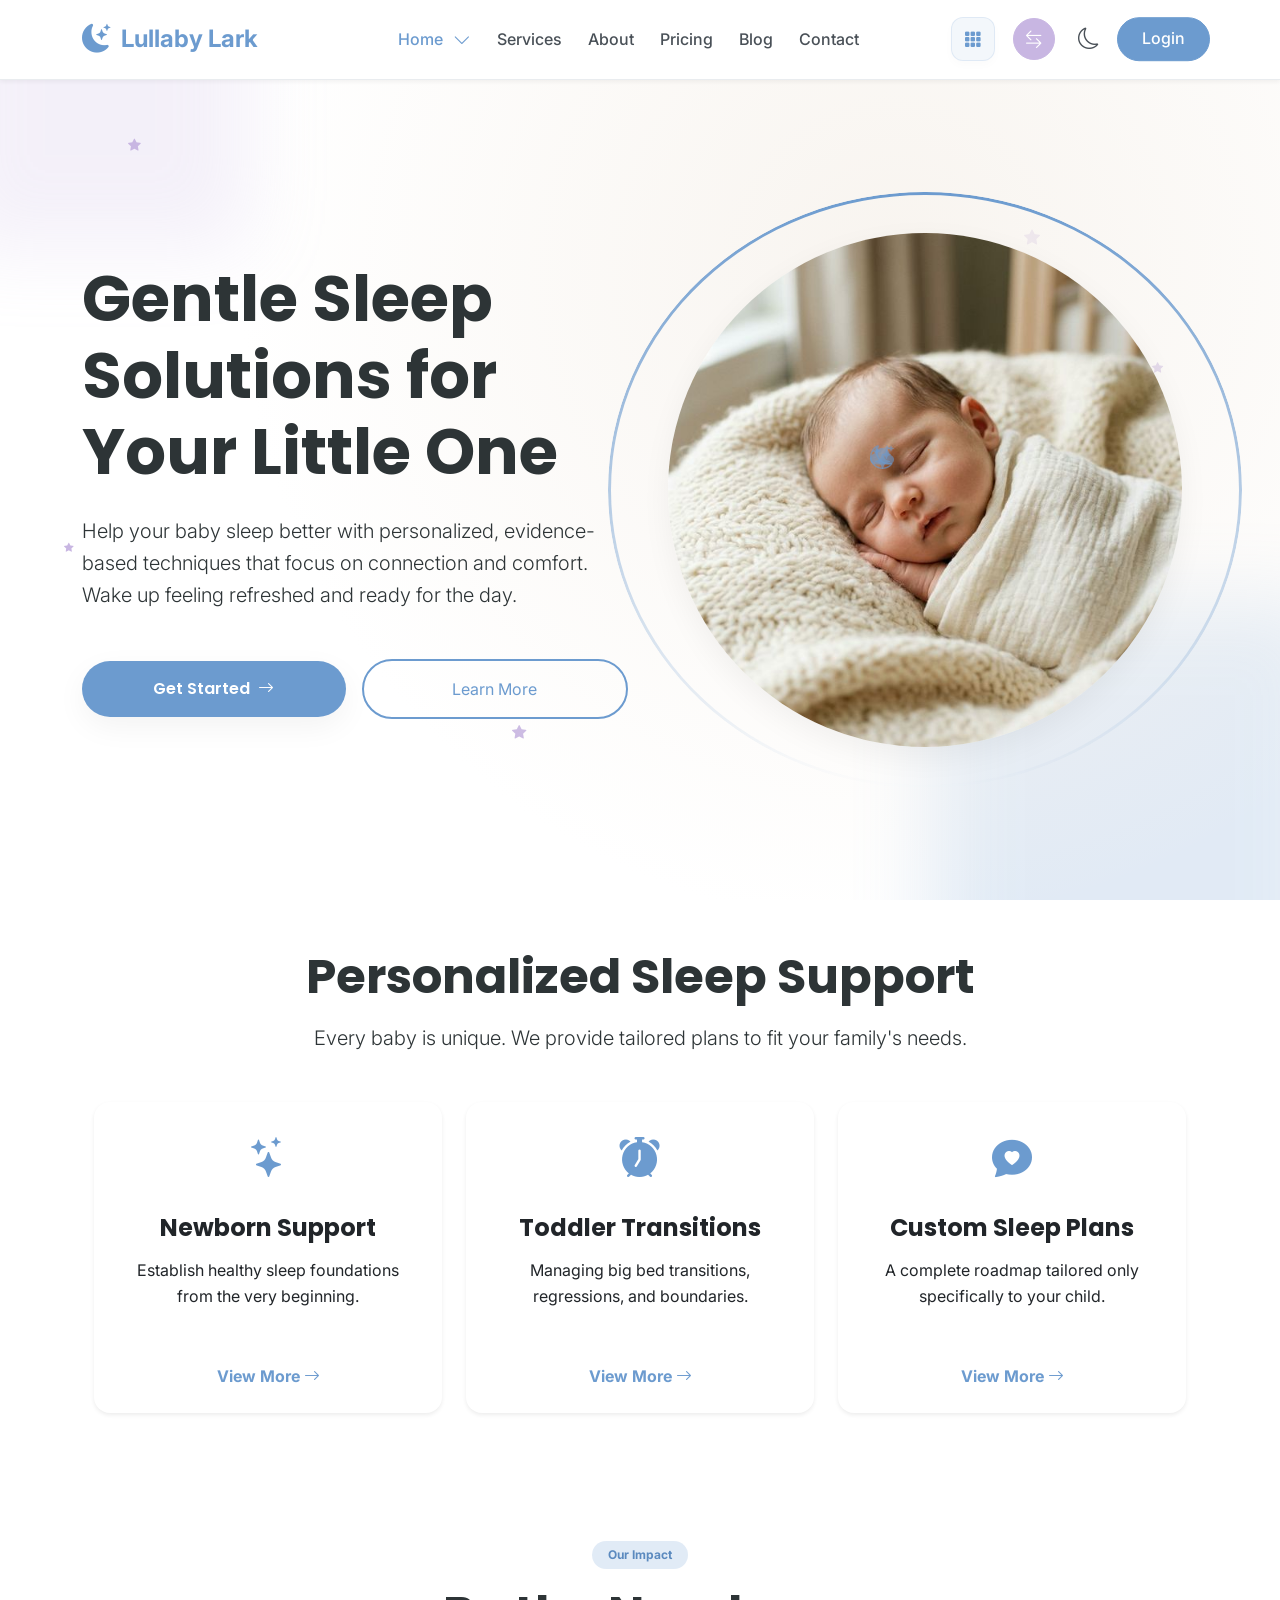
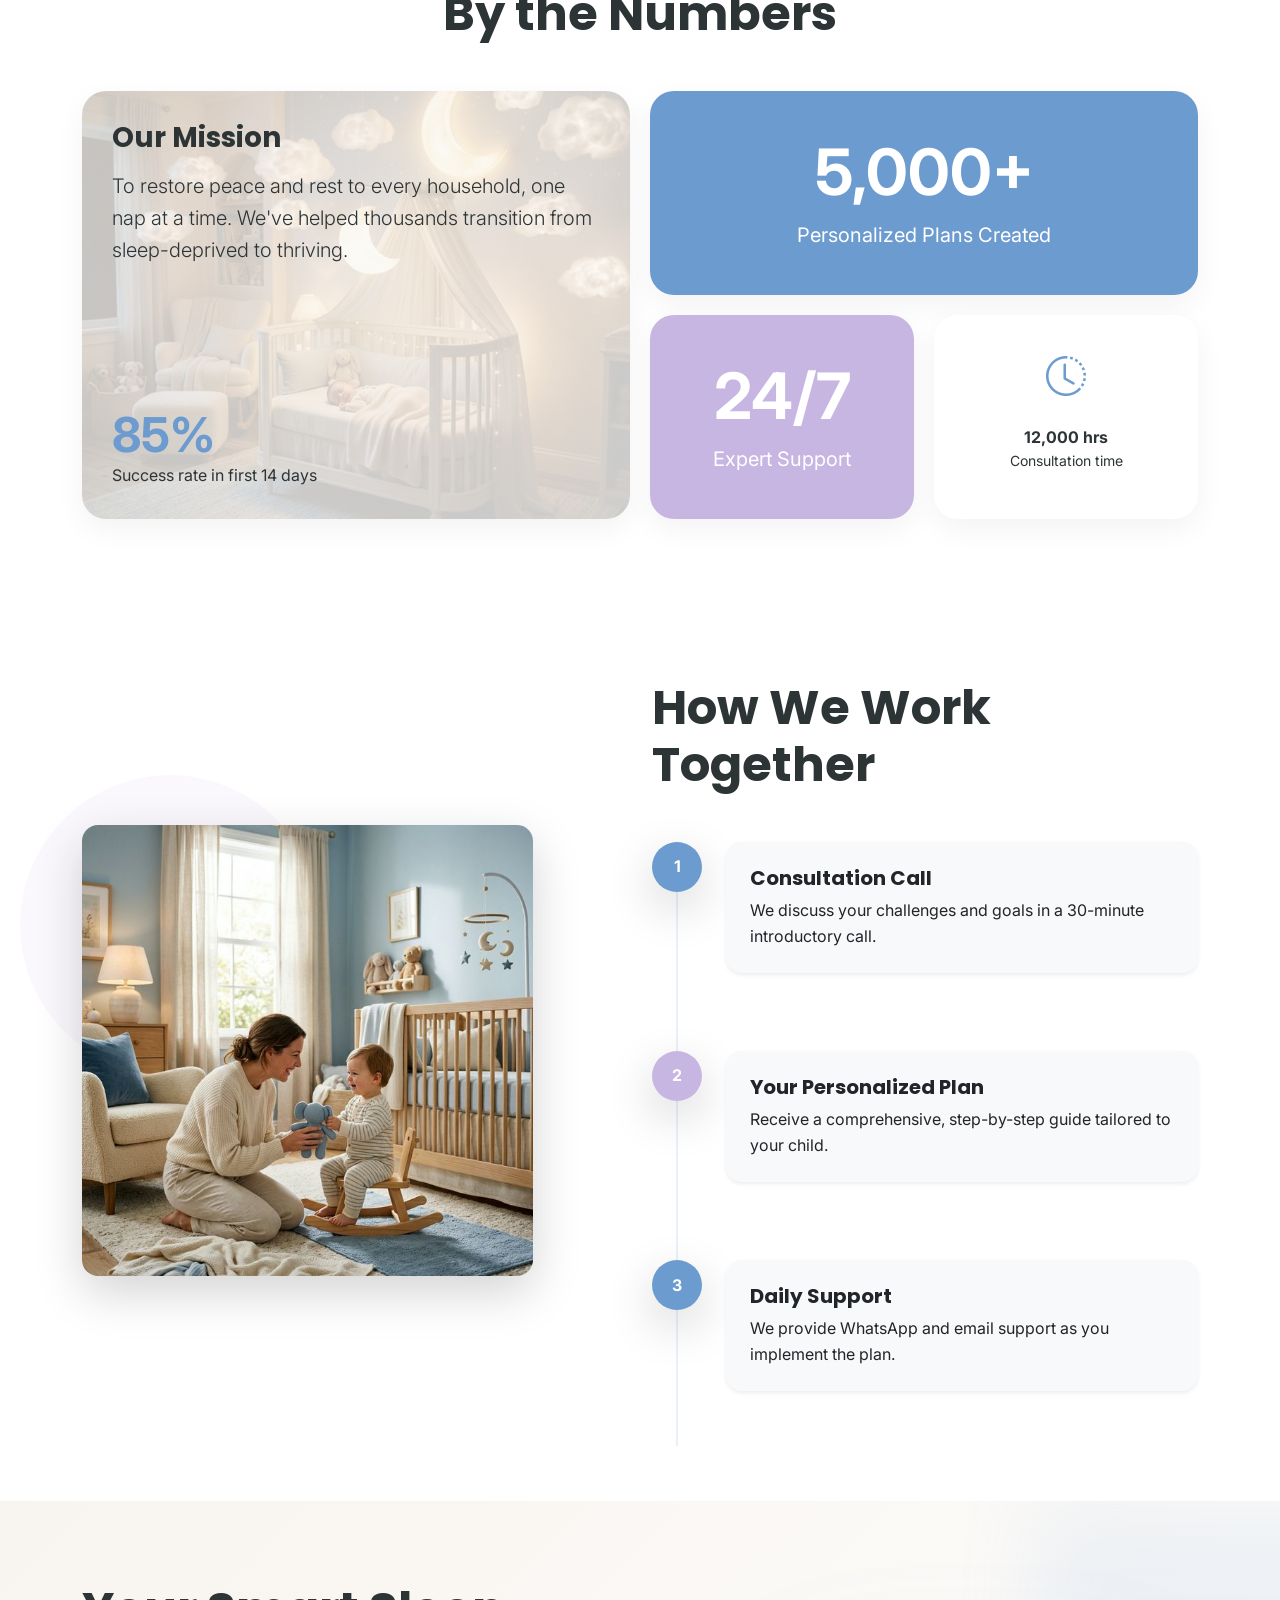
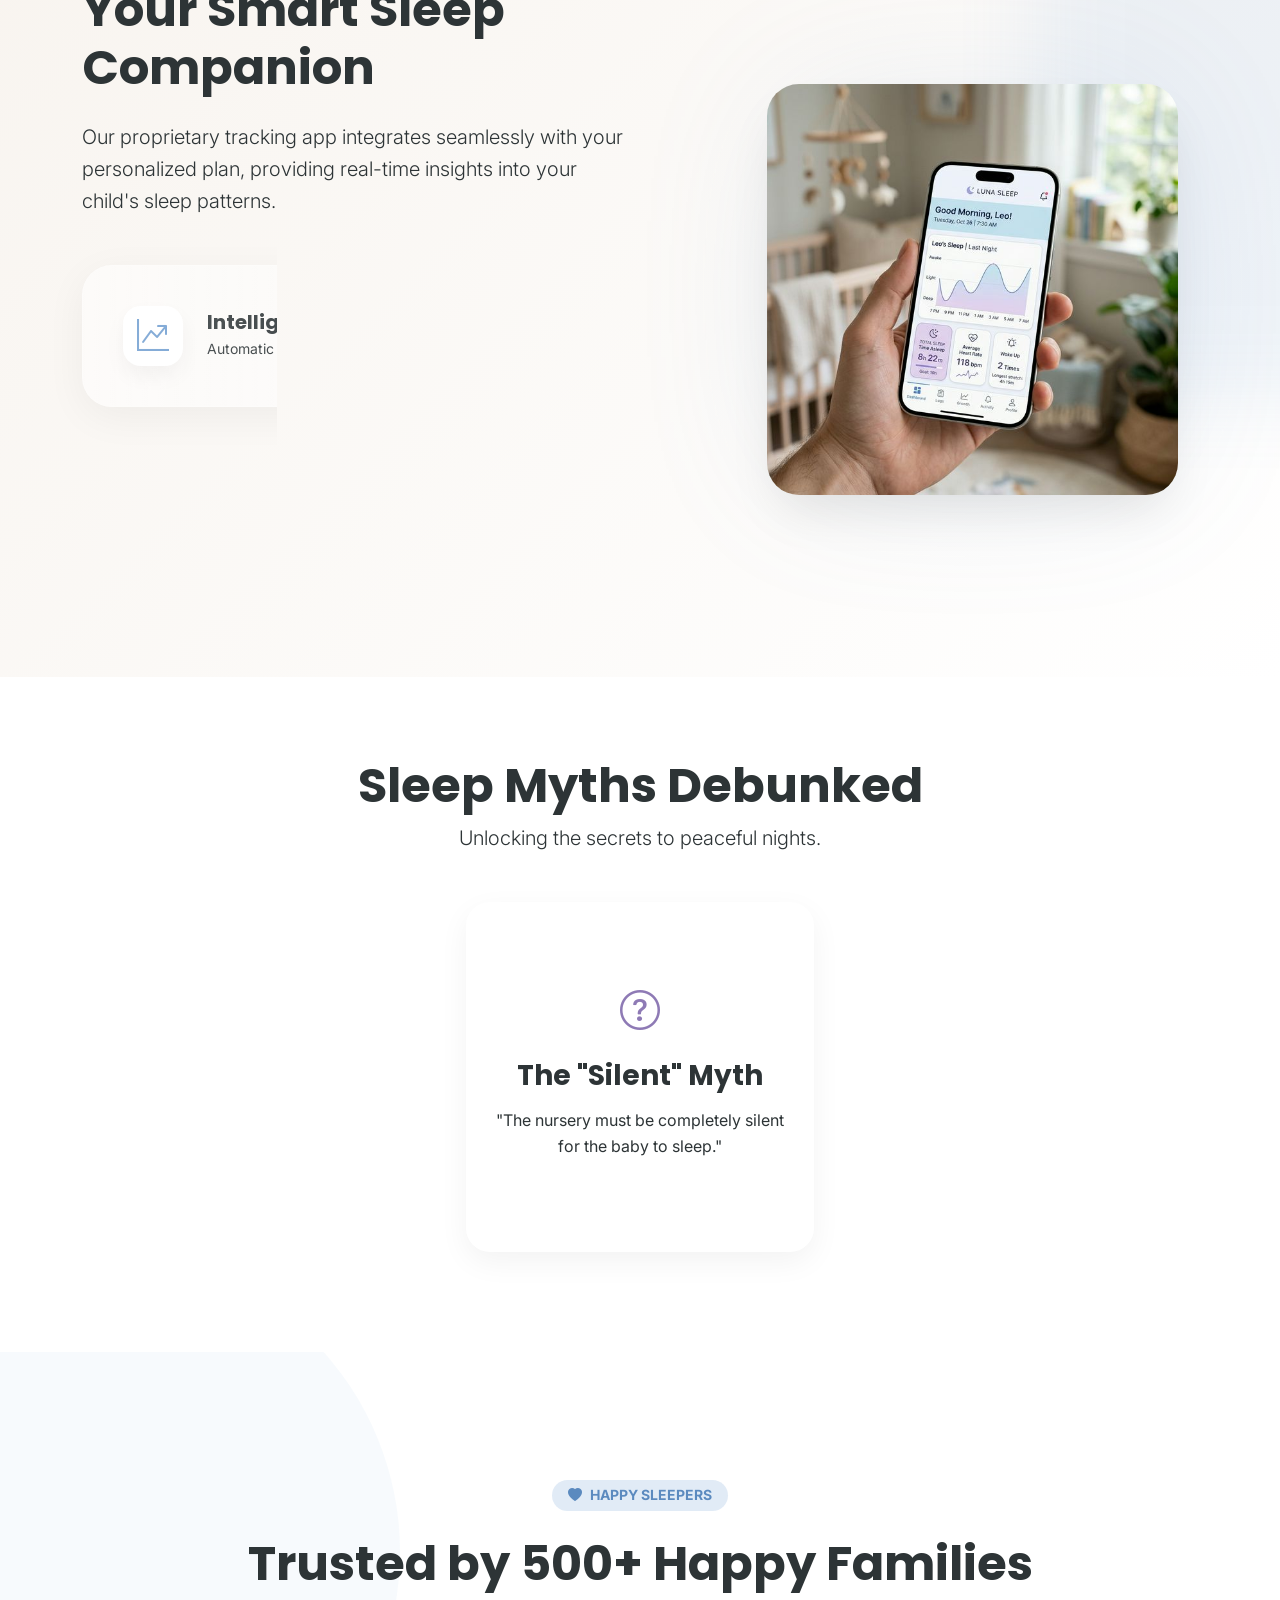
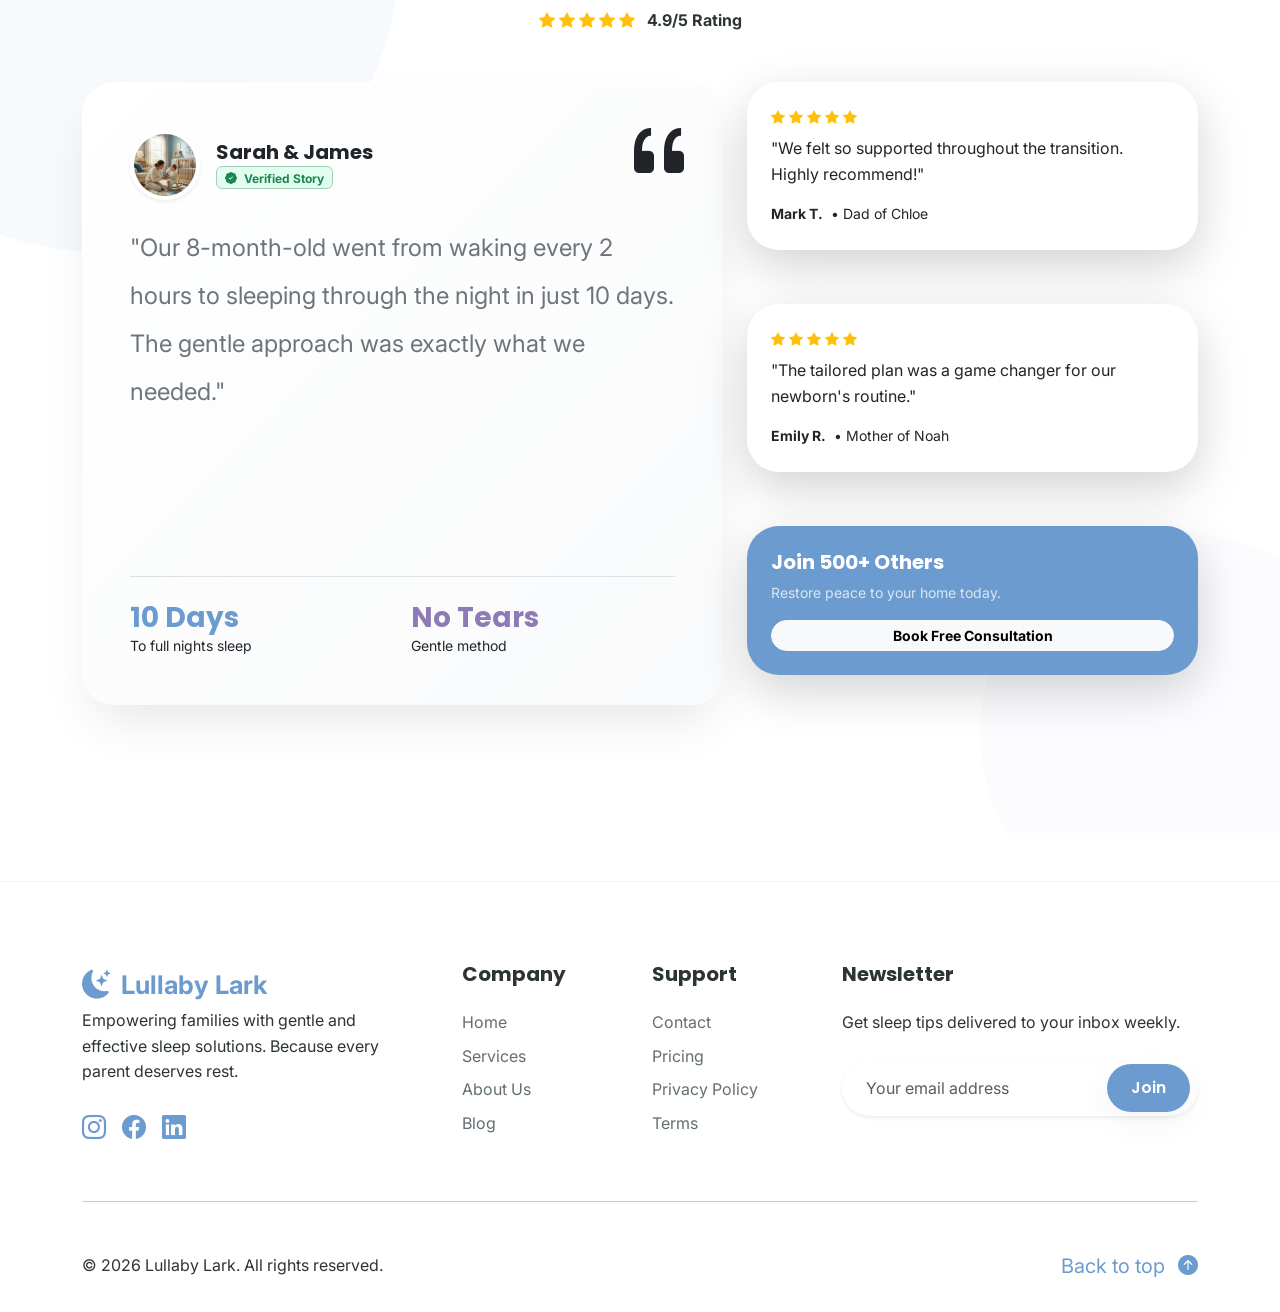
<file: index.html>
<!DOCTYPE html>
<html lang="en">

<head>
    <meta charset="UTF-8">
    <meta name="viewport" content="width=device-width, initial-scale=1.0">
    <title>Lullaby Lark | Gentle Sleep Solutions for Your Little One</title>
    <!-- SEO -->
    <meta name="description"
        content="Expert baby and child sleep consulting. Personalized sleep plans, professional support, and gentle techniques to help your family get better rest.">
    <link rel="icon" type="image/png" href="assets/images/favicon.png">
    <link rel="icon" type="image/png" href="assets/images/favicon.png">
    <!-- Fonts -->
    <link rel="preconnect" href="https://fonts.googleapis.com">
    <link rel="preconnect" href="https://fonts.gstatic.com" crossorigin>
    <link
        href="https://fonts.googleapis.com/css2?family=Inter:wght@400;500;600&family=Poppins:wght@600;700&display=swap"
        rel="stylesheet">
    <!-- Bootstrap & Icons -->
    <link href="https://cdn.jsdelivr.net/npm/bootstrap@5.3.0/dist/css/bootstrap.min.css" rel="stylesheet">
    <link href="https://cdn.jsdelivr.net/npm/bootstrap-icons@1.11.1/font/bootstrap-icons.css" rel="stylesheet">
    <!-- Custom CSS -->
    <link rel="stylesheet" href="assets/css/style.css">
    <link rel="stylesheet" href="assets/css/rtl.css">
    <!-- JSON-LD Schema -->
    <script type="application/ld+json">
    {
      "@context": "https://schema.org",
      "@type": "Service",
      "name": "Lullaby Lark (Baby & Child)",
      "description": "Expert baby and child sleep consulting with personalized sleep plans and professional support.",
      "provider": {
        "@type": "LocalBusiness",
        "name": "Lullaby Lark",
        "address": "123 Serenity Blvd, Cloud City"
      },
      "url": "https://lullabylark.com",
      "logo": "https://lullabylark.com/assets/images/logo.png"
    }
    </script>
</head>

<body>

    <!-- Header -->
    <nav class="navbar navbar-expand-xl fixed-top">
        <div class="container">
            <a class="navbar-brand" href="index.html">
                <i class="bi bi-moon-stars-fill"></i>
                <span>Lullaby Lark</span>
            </a>

            <button class="navbar-toggler shadow-none border-0" type="button" data-bs-toggle="offcanvas"
                data-bs-target="#offcanvasNavbar">
                <span class="bi bi-list fs-1 text-primary"></span>
            </button>

            <div class="offcanvas offcanvas-end" tabindex="-1" id="offcanvasNavbar">
                <div class="offcanvas-header border-bottom">
                    <h5 class="offcanvas-title text-primary"><i class="bi bi-moon-stars-fill me-2"></i>Menu</h5>
                    <button type="button" class="btn-close shadow-none" data-bs-dismiss="offcanvas"></button>
                </div>
                <div class="offcanvas-body">
                    <ul class="navbar-nav justify-content-center flex-grow-1 pe-3">
                        <li class="nav-item dropdown">
                            <a class="nav-link active d-inline-flex align-items-center" href="#" role="button"
                                data-bs-toggle="dropdown" aria-expanded="false">
                                Home <i class="bi bi-chevron-down ms-1"
                                    style="font-size: 0.75rem; transform: translateY(1px);"></i>
                            </a>
                            <ul class="dropdown-menu border-0 shadow-lg rounded-4 overflow-hidden">
                                <li><a class="dropdown-item py-2" href="index.html">Home</a></li>
                                <li><a class="dropdown-item py-2" href="home-2.html">Home 2</a></li>
                            </ul>
                        </li>
                        <li class="nav-item"><a class="nav-link" href="services.html">Services</a></li>
                        <li class="nav-item"><a class="nav-link" href="about.html">About</a></li>
                        <li class="nav-item"><a class="nav-link" href="pricing.html">Pricing</a></li>
                        <li class="nav-item"><a class="nav-link" href="blog.html">Blog</a></li>
                        <li class="nav-item"><a class="nav-link" href="contact.html">Contact</a></li>
                        <li class="nav-item">
                            <a class="nav-link" href="#" id="rtl-toggle">
                                <i class="bi bi-arrow-left-right"></i>
                            </a>
                        </li>
                        <li class="nav-item">
                            <a class="nav-link" href="#" id="theme-toggle">
                                <i class="bi bi-moon"></i>
                            </a>
                        </li>
                        <li class="nav-item">
                            <a class="nav-link" href="dashboard.html">
                                <i class="bi bi-grid-3x3-gap-fill"></i>
                            </a>
                        </li>
                        <li class="nav-item">
                            <a class="nav-link" href="login.html">Login</a>
                        </li>
                    </ul>
                </div>
            </div>
        </div>
    </nav>

    <!-- Hero Section -->
    <header class="hero">
        <div class="hero-shapes">
            <div class="shape shape-1"></div>
            <div class="shape shape-2"></div>
            <!-- Twinkling Stars -->
            <i class="bi bi-star-fill hero-star"
                style="top: 15%; left: 10%; font-size: 0.8rem; animation-delay: 0s;"></i>
            <i class="bi bi-star-fill hero-star" style="top: 25%; left: 80%; font-size: 1rem; animation-delay: 1s;"></i>
            <i class="bi bi-star-fill hero-star"
                style="top: 60%; left: 5%; font-size: 0.6rem; animation-delay: 1.5s;"></i>
            <i class="bi bi-star-fill hero-star"
                style="top: 80%; left: 40%; font-size: 0.9rem; animation-delay: 0.5s;"></i>
            <i class="bi bi-star-fill hero-star"
                style="top: 40%; left: 90%; font-size: 0.7rem; animation-delay: 2s;"></i>
        </div>
        <div class="container h-100">
            <div class="row h-100 align-items-center">
                <div class="col-lg-6 animate-on-scroll">
                    <h1 class="display-3 fw-bold mb-4 hero-title-reveal">
                        <span style="animation-delay: 0.1s;">Gentle</span>
                        <span style="animation-delay: 0.2s;">Sleep</span>
                        <span style="animation-delay: 0.3s;">Solutions</span>
                        <span style="animation-delay: 0.4s;">for</span>
                        <span style="animation-delay: 0.5s;">Your</span>
                        <span style="animation-delay: 0.6s;">Little</span>
                        <span style="animation-delay: 0.7s;">One</span>
                    </h1>
                    <p class="lead mb-5 text-gray">Help your baby sleep better with personalized, evidence-based
                        techniques that focus on connection and comfort. Wake up feeling refreshed and ready for the
                        day.</p>
                    <div
                        class="d-flex flex-column flex-sm-row gap-3 justify-content-center justify-content-lg-start align-items-center">
                        <a href="services.html"
                            class="btn btn-primary pulse-btn d-inline-flex align-items-center justify-content-center gap-2 px-5 py-3 w-100 w-sm-auto text-nowrap">
                            Get Started <i class="bi bi-arrow-right"></i>
                        </a>
                        <a href="about.html"
                            class="btn btn-outline d-flex align-items-center justify-content-center gap-2 px-5 py-3 w-100 w-sm-auto">
                            Learn More
                        </a>
                    </div>
                </div>
                <div class="col-lg-6 mt-5 mt-lg-0 text-center animate-on-scroll">
                    <div class="hero-img-container position-relative px-3">
                        <!-- Orbiting Elements -->
                        <div class="floating-sleep-element" style="animation-duration: 25s;"><i
                                class="bi bi-moon-stars"></i></div>
                        <div class="floating-sleep-element" style="animation-duration: 30s; animation-delay: -5s;"><i
                                class="bi bi-cloud-fill"></i></div>
                        <div class="floating-sleep-element" style="animation-duration: 35s; animation-delay: -10s;"><i
                                class="bi bi-stars"></i></div>

                        <!-- ZZZ Animation -->
                        <div class="zzz-container">
                            <span class="zzz" style="animation-delay: 0s;">Z</span>
                            <span class="zzz" style="animation-delay: 1.5s; font-size: 1.5rem;">Z</span>
                            <span class="zzz" style="animation-delay: 3s; font-size: 2rem;">Z</span>
                        </div>

                        <!-- Sleep Dust Particles -->
                        <div class="sleep-dust" style="top: 20%; left: 30%; animation-delay: 0s;"></div>
                        <div class="sleep-dust" style="top: 70%; left: 10%; animation-delay: 1s;"></div>
                        <div class="sleep-dust" style="top: 40%; left: 80%; animation-delay: 2s;"></div>
                        <div class="sleep-dust" style="top: 80%; left: 60%; animation-delay: 3s;"></div>
                        <div class="sleep-dust" style="top: 10%; left: 50%; animation-delay: 4s;"></div>

                        <img src="assets/images/sleeping_baby_peaceful.png" alt="Sleeping Baby Peaceful"
                            class="img-fluid hero-img rounded-circle position-relative z-1">
                    </div>
                </div>
            </div>
        </div>
    </header>

    <!-- Services Overview -->
    <section class="services-overview py-5">
        <div class="container px-4">
            <div class="text-center mb-5 animate-on-scroll">
                <h2 class="display-5 fw-bold mb-3">Personalized Sleep Support</h2>
                <p class="text-gray lead">Every baby is unique. We provide tailored plans to fit your family's needs.
                </p>
            </div>
            <div class="row g-4 d-flex justify-content-center">
                <div class="col-md-4 col-sm-6 animate-on-scroll">
                    <div class="card text-center h-100 p-4 border-0 shadow-sm rounded-4 d-flex flex-column">
                        <div class="card-icon mb-4"><i class="bi bi-stars fs-1"
                                style="color: #6C9BCF;"></i></div>
                        <h4 class="mb-3">Newborn Support</h4>
                        <p class="text-gray mb-4">Establish healthy sleep foundations from the very beginning.</p>
                        <a href="service-details.html" class="text-decoration-none fw-bold mt-auto"
                            style="color: #6C9BCF;">View More <i class="bi bi-arrow-right"></i></a>
                    </div>
                </div>
                <div class="col-md-4 col-sm-6 animate-on-scroll">
                    <div class="card text-center h-100 p-4 border-0 shadow-sm rounded-4 d-flex flex-column">
                        <div class="card-icon mb-4"><i class="bi bi-alarm-fill fs-1"
                                style="color: #6C9BCF;"></i></div>
                        <h4 class="mb-3">Toddler Transitions</h4>
                        <p class="text-gray mb-4">Managing big bed transitions, regressions, and boundaries.</p>
                        <a href="service-details.html" class="text-decoration-none fw-bold mt-auto"
                            style="color: #6C9BCF;">View More <i class="bi bi-arrow-right"></i></a>
                    </div>
                </div>
                <div class="col-md-4 col-sm-6 animate-on-scroll">
                    <div class="card text-center h-100 p-4 border-0 shadow-sm rounded-4 d-flex flex-column">
                        <div class="card-icon mb-4"><i class="bi bi-chat-heart-fill fs-1"
                                style="color: #6C9BCF;"></i>
                        </div>
                        <h4 class="mb-3">Custom Sleep Plans</h4>
                        <p class="text-gray mb-4">A complete roadmap tailored only specifically to your child.</p>
                        <a href="service-details.html" class="text-decoration-none fw-bold mt-auto"
                            style="color: #6C9BCF;">View More <i class="bi bi-arrow-right"></i></a>
                    </div>
                </div>
            </div>
        </div>
    </section>
    <!-- Smart Sleep Metrics (Bento Grid Section) -->
    <section class="metrics py-8 overflow-hidden">
        <div class="container">
            <div class="text-center mb-5 animate-on-scroll">
                <span class="badge bg-primary-subtle text-primary rounded-pill px-3 py-2 mb-3">Our Impact</span>
                <h2 class="display-5 fw-bold">By the Numbers</h2>
            </div>

            <div class="bento-grid">
                <div
                    class="bento-item animate-on-scroll d-flex flex-column justify-content-between position-relative overflow-hidden">
                    <img src="assets/images/dreamy_nursery_stats.png" alt="Nursery"
                        class="position-absolute h-100 w-100 top-0 left-0"
                        style="object-fit: cover; opacity: 0.2; left: 0; top: 0; width: 100%; height: 100%; margin: 0; padding: 0;">
                    <div class="position-relative z-1">
                        <h3 class="mb-3">Our Mission</h3>
                        <p class="text-gray lead">To restore peace and rest to every household, one nap at a time. We've
                            helped thousands transition from sleep-deprived to thriving.</p>
                    </div>
                    <div class="mt-4 position-relative z-1">
                        <span class="display-5 fw-bold text-primary">85%</span>
                        <p class="text-gray mb-0">Success rate in first 14 days</p>
                    </div>
                </div>
                <div
                    class="bento-item animate-on-scroll d-flex flex-column justify-content-center align-items-center text-center">
                    <div class="display-3 fw-bold mb-2">5,000+</div>
                    <p class="mb-0 fs-5">Personalized Plans Created</p>
                </div>
                <div
                    class="bento-item animate-on-scroll d-flex flex-column justify-content-center align-items-center text-center">
                    <div class="display-3 fw-bold mb-2">24/7</div>
                    <p class="mb-0 fs-5">Expert Support</p>
                </div>
                <div
                    class="bento-item animate-on-scroll d-flex flex-column justify-content-center align-items-center text-center">
                    <i class="bi bi-clock-history fs-1 mb-3 text-primary"></i>
                    <p class="mb-0 fw-bold">12,000 hrs</p>
                    <p class="small text-gray">Consultation time</p>
                </div>
            </div>
        </div>
    </section>
    <!-- How it works -->
    <section class="how-it-works py-8 bg-white overflow-hidden">
        <div class="container">
            <div class="row align-items-center">
                <div class="col-lg-5 animate-on-scroll position-relative">
                    <div class="glow-pulse"
                        style="background: var(--tertiary-color); width: 300px; height: 300px; position: absolute; top: -50px; left: -50px; opacity: 0.1; border-radius: 50%;">
                    </div>
                    <div class="float-soft">
                        <img src="assets/images/mother_and_toddler.png" alt="How it works"
                            class="img-fluid rounded-4 shadow-lg position-relative z-1"
                            style="max-height: 500px; width: 100%; object-fit: cover;">
                    </div>
                </div>
                <div class="col-lg-6 offset-lg-1 mt-5 mt-lg-0">
                    <h2 class="display-5 fw-bold mb-4 animate-on-scroll">How We Work Together</h2>
                    <div class="steps-list mt-5 position-relative">
                        <!-- Connecting Line -->
                        <div class="position-absolute h-100 bg-primary-subtle"
                            style="width: 2px; left: 24px; top: 25px; z-index: 0;"></div>

                        <div class="d-flex gap-4 mb-5 animate-on-scroll slide-up-fade position-relative z-1">
                            <div class="step-num flex-shrink-0 bg-primary text-white rounded-circle d-flex align-items-center justify-content-center fw-bold shadow-lg"
                                style="width: 50px; height: 50px;">1</div>
                            <div class="card border-0 bg-light rounded-4 p-4 flex-grow-1 shadow-sm hover-up">
                                <h5 class="fw-bold">Consultation Call</h5>
                                <p class="text-gray mb-0">We discuss your challenges and goals in a 30-minute
                                    introductory call.</p>
                            </div>
                        </div>
                        <div class="d-flex gap-4 mb-5 animate-on-scroll slide-up-fade position-relative z-1"
                            style="animation-delay: 0.2s;">
                            <div class="step-num flex-shrink-0 bg-tertiary text-white rounded-circle d-flex align-items-center justify-content-center fw-bold shadow-lg"
                                style="width: 50px; height: 50px;">2</div>
                            <div class="card border-0 bg-light rounded-4 p-4 flex-grow-1 shadow-sm hover-up">
                                <h5 class="fw-bold">Your Personalized Plan</h5>
                                <p class="text-gray mb-0">Receive a comprehensive, step-by-step guide tailored to your
                                    child.</p>
                            </div>
                        </div>
                        <div class="d-flex gap-4 animate-on-scroll slide-up-fade position-relative z-1"
                            style="animation-delay: 0.4s;">
                            <div class="step-num flex-shrink-0 bg-primary text-white rounded-circle d-flex align-items-center justify-content-center fw-bold shadow-lg"
                                style="width: 50px; height: 50px;">3</div>
                            <div class="card border-0 bg-light rounded-4 p-4 flex-grow-1 shadow-sm hover-up">
                                <h5 class="fw-bold">Daily Support</h5>
                                <p class="text-gray mb-0">We provide WhatsApp and email support as you implement the
                                    plan.</p>
                            </div>
                        </div>
                    </div>
                </div>
            </div>
        </div>
    </section>
    <!-- The Smart Sleep Companion (Glassmorphism Section) -->
    <section class="app-showcase py-8 position-relative overflow-hidden app-showcase-gradient">
        <div class="shape shape-2" style="width: 500px; height: 500px; opacity: 0.1; top: 0; right: -250px;"></div>
        <div class="container position-relative z-1">
            <div class="row align-items-center">
                <div class="col-lg-6 animate-on-scroll">
                    <h2 class="display-5 fw-bold mb-4">Your Smart Sleep Companion</h2>
                    <p class="text-gray lead mb-5">Our proprietary tracking app integrates seamlessly with your
                        personalized plan, providing real-time insights into your child's sleep patterns.</p>

                    <div class="glass-card mb-4 slide-in-left">
                        <div class="d-flex gap-4 align-items-center">
                            <div class="companion-icon-box">
                                <i class="bi bi-graph-up-arrow fs-2 text-primary"></i>
                            </div>
                            <div>
                                <h5 class="mb-1">Intelligent Tracking</h5>
                                <p class="text-gray mb-0 small">Automatic sleep logging and trend analysis.</p>
                            </div>
                        </div>
                    </div>
                    <div class="glass-card mb-4 slide-in-left" style="animation-delay: 0.2s;">
                        <div class="d-flex gap-4 align-items-center">
                            <div class="companion-icon-box">
                                <i class="bi bi-bell-fill fs-2 text-tertiary"></i>
                            </div>
                            <div>
                                <h5 class="mb-1">Predictive Windows</h5>
                                <p class="text-gray mb-0 small">Get notified before your baby becomes overtired.</p>
                            </div>
                        </div>
                    </div>
                </div>
                <div class="col-lg-5 offset-lg-1 d-none d-lg-block animate-on-scroll">
                    <div class="mockup-container float-complex">
                        <img src="assets/images/sleep_app_mockup.png" alt="App Mockup"
                            class="img-fluid rounded-5 shadow-2xl">
                    </div>
                </div>
            </div>
        </div>
    </section>
    <!-- Sleep Myths vs. Facts (Flip Cards Section) -->
    <section class="myths py-8 bg-white">
        <div class="container px-4">
            <div class="text-center mb-5 animate-on-scroll">
                <h2 class="display-5 fw-bold">Sleep Myths Debunked</h2>
                <p class="text-gray lead">Unlocking the secrets to peaceful nights.</p>
            </div>

            <div class="row g-4">
                <div class="col-lg-4 animate-on-scroll">
                    <div class="flip-card">
                        <div class="flip-card-inner">
                            <div class="flip-card-front">
                                <i class="bi bi-question-circle fs-1 text-primary mb-3"></i>
                                <h3>The "Tired" Myth</h3>
                                <p class="text-gray mt-2">"Keeping a baby awake longer will make them sleep better at
                                    night."</p>
                            </div>
                            <div class="flip-card-back">
                                <h3>The Fact</h3>
                                <p>Sleep begets sleep! An overtired baby produces cortisol, making it much harder to
                                    settle and stay asleep.</p>
                                <i class="bi bi-check-circle-fill mt-3 fs-2"></i>
                            </div>
                        </div>
                    </div>
                </div>
                <div class="col-lg-4 animate-on-scroll" style="animation-delay: 0.1s;">
                    <div class="flip-card">
                        <div class="flip-card-inner">
                            <div class="flip-card-front">
                                <i class="bi bi-question-circle fs-1 text-tertiary mb-3"></i>
                                <h3>The "Silent" Myth</h3>
                                <p class="text-gray mt-2">"The nursery must be completely silent for the baby to sleep."
                                </p>
                            </div>
                            <div class="flip-card-back" style="background-color: var(--tertiary-color);">
                                <h3>The Fact</h3>
                                <p>Womb-like white noise masks household sounds and provides a comforting acoustic
                                    environment for deep sleep.</p>
                                <i class="bi bi-check-circle-fill mt-3 fs-2"></i>
                            </div>
                        </div>
                    </div>
                </div>
                <div class="col-lg-4 animate-on-scroll" style="animation-delay: 0.2s;">
                    <div class="flip-card">
                        <div class="flip-card-inner">
                            <div class="flip-card-front">
                                <i class="bi bi-question-circle fs-1 text-warning mb-3"></i>
                                <h3>The "Cereal" Myth</h3>
                                <p class="text-gray mt-2">"Adding cereal to a bottle helps newborns sleep longer."</p>
                            </div>
                            <div class="flip-card-back" style="background-color: #f39c12;">
                                <h3>The Fact</h3>
                                <p>There is no evidence for this, and it can be a choking hazard. Sleep is
                                    developmental, not purely about a full stomach.</p>
                                <i class="bi bi-check-circle-fill mt-3 fs-2"></i>
                            </div>
                        </div>
                    </div>
                </div>
            </div>
        </div>
    </section>

    <!-- Success Wall (Testimonials) -->
    <section class="testimonials py-10 position-relative overflow-hidden bg-white">
        <!-- Decorative Elements -->
        <div class="glow-pulse"
            style="background: var(--primary-color); width: 600px; height: 600px; position: absolute; top: -100px; left: -200px; opacity: 0.05; border-radius: 50%;">
        </div>
        <div class="glow-pulse"
            style="background: var(--tertiary-color); width: 400px; height: 400px; position: absolute; bottom: -100px; right: -100px; opacity: 0.05; border-radius: 50%; animation-delay: 2s;">
        </div>

        <div class="container position-relative z-1">
            <div class="text-center mb-5 animate-on-scroll">
                <div
                    class="d-inline-flex align-items-center gap-2 px-3 py-1 bg-primary-subtle text-primary rounded-pill mb-4">
                    <i class="bi bi-heart-fill small"></i>
                    <span class="small fw-bold text-uppercase tracking-wider">Happy Sleepers</span>
                </div>
                <h2 class="display-5 fw-bold mb-3">Trusted by 500+ Happy Families</h2>
                <div class="d-flex justify-content-center gap-1 mb-5">
                    <i class="bi bi-star-fill text-warning"></i>
                    <i class="bi bi-star-fill text-warning"></i>
                    <i class="bi bi-star-fill text-warning"></i>
                    <i class="bi bi-star-fill text-warning"></i>
                    <i class="bi bi-star-fill text-warning"></i>
                    <span class="ms-2 fw-bold">4.9/5 Rating</span>
                </div>
            </div>

            <div class="row g-4 align-items-stretch">
                <!-- Main Featured Testimonial -->
                <div class="col-lg-7 animate-on-scroll">
                    <div
                        class="card h-100 border-0 shadow-2xl rounded-5 p-5 bg-gradient-light position-relative overflow-hidden hover-up">
                        <i class="bi bi-quote position-absolute top-0 end-0 opacity-10 p-4 display-1"></i>
                        <div class="d-flex align-items-center gap-3 mb-4">
                            <img src="assets/images/mother_and_toddler.png" alt="Family"
                                class="rounded-circle border border-4 border-white shadow-sm"
                                style="width: 70px; height: 70px; object-fit: cover;">
                            <div>
                                <h5 class="mb-0 fw-bold">Sarah & James</h5>
                                <div class="badge bg-success-subtle text-success border border-success-subtle">
                                    <i class="bi bi-patch-check-fill me-1"></i> Verified Story
                                </div>
                            </div>
                        </div>
                        <p class="fs-4 italic text-secondary mb-5 lh-lg">"Our 8-month-old went from waking every 2 hours
                            to sleeping through the night in just 10 days. The gentle approach was exactly what we
                            needed."</p>

                        <!-- Dynamic Result Bar -->
                        <div class="mt-auto pt-4 border-top">
                            <div class="row g-3">
                                <div class="col-6">
                                    <h3 class="fw-bold text-primary mb-0">10 Days</h3>
                                    <p class="small text-gray mb-0">To full nights sleep</p>
                                </div>
                                <div class="col-6">
                                    <h3 class="fw-bold text-tertiary mb-0">No Tears</h3>
                                    <p class="small text-gray mb-0">Gentle method</p>
                                </div>
                            </div>
                        </div>

                    </div>
                </div>

                <!-- Side Column -->
                <div class="col-lg-5">
                    <div class="d-flex flex-column gap-4 h-100">
                        <div class="card border-0 shadow-lg rounded-5 p-4 animate-on-scroll hover-up"
                            style="animation-delay: 0.1s;">
                            <div class="d-flex gap-1 text-warning mb-2 small">
                                <i class="bi bi-star-fill"></i><i class="bi bi-star-fill"></i><i
                                    class="bi bi-star-fill"></i><i class="bi bi-star-fill"></i><i
                                    class="bi bi-star-fill"></i>
                            </div>
                            <p class="mb-3">"We felt so supported throughout the transition. Highly recommend!"</p>
                            <div class="d-flex align-items-center gap-2 small">
                                <div class="fw-bold">Mark T.</div>
                                <span class="text-gray">• Dad of Chloe</span>
                            </div>
                        </div>
                        <div class="card border-0 shadow-lg rounded-5 p-4 animate-on-scroll hover-up"
                            style="animation-delay: 0.2s;">
                            <div class="d-flex gap-1 text-warning mb-2 small">
                                <i class="bi bi-star-fill"></i><i class="bi bi-star-fill"></i><i
                                    class="bi bi-star-fill"></i><i class="bi bi-star-fill"></i><i
                                    class="bi bi-star-fill"></i>
                            </div>
                            <p class="mb-3">"The tailored plan was a game changer for our newborn's routine."</p>
                            <div class="d-flex align-items-center gap-2 small">
                                <div class="fw-bold">Emily R.</div>
                                <span class="text-gray">• Mother of Noah</span>
                            </div>
                        </div>
                        <div class="card border-0 bg-primary text-white rounded-5 p-4 animate-on-scroll shadow-lg hover-up"
                            style="animation-delay: 0.3s;">
                            <h5 class="fw-bold mb-2">Join 500+ Others</h5>
                            <p class="mb-0 small opacity-75">Restore peace to your home today.</p>
                            <a href="contact.html" class="btn btn-light btn-sm mt-3 w-100 rounded-pill fw-bold">Book
                                Free Consultation</a>
                        </div>
                    </div>
                </div>
            </div>
        </div>
    </section>


    <!-- Footer -->
    <footer class="mt-5">
        <div class="container animate-on-scroll">
            <div class="row g-4">
                <div class="col-lg-4">
                    <a class="navbar-brand mb-3 d-inline-block" href="#">
                        <i class="bi bi-moon-stars-fill"></i>
                        <span>Lullaby Lark</span>
                    </a>
                    <p class="text-gray pe-lg-5">Empowering families with gentle and effective sleep solutions. Because
                        every parent deserves rest.</p>
                    <div class="social-links d-flex gap-3 mt-4">
                        <a href="#" class="fs-4 text-primary social-link"><i class="bi bi-instagram"></i></a>
                        <a href="#" class="fs-4 text-primary social-link"><i class="bi bi-facebook"></i></a>
                        <a href="#" class="fs-4 text-primary social-link"><i class="bi bi-linkedin"></i></a>
                    </div>
                </div>
                <div class="col-lg-2">
                    <h5 class="mb-4 fw-bold">Company</h5>
                    <ul class="list-unstyled">
                        <li class="mb-2"><a href="index.html" class="footer-link">Home</a></li>
                        <li class="mb-2"><a href="services.html" class="footer-link">Services</a></li>
                        <li class="mb-2"><a href="about.html" class="footer-link">About Us</a></li>
                        <li class="mb-2"><a href="blog.html" class="footer-link">Blog</a></li>
                    </ul>
                </div>
                <div class="col-lg-2">
                    <h5 class="mb-4 fw-bold">Support</h5>
                    <ul class="list-unstyled">
                        <li class="mb-2"><a href="contact.html" class="footer-link">Contact</a></li>
                        <li class="mb-2"><a href="pricing.html" class="footer-link">Pricing</a></li>
                        <li class="mb-2"><a href="#" class="footer-link">Privacy Policy</a></li>
                        <li class="mb-2"><a href="#" class="footer-link">Terms</a></li>
                    </ul>
                </div>
                <div class="col-lg-4">
                    <h5 class="mb-4 fw-bold">Newsletter</h5>
                    <p class="text-gray mb-4">Get sleep tips delivered to your inbox weekly.</p>
                    <form action="#" class="newsletter-form position-relative">
                        <input type="email" class="form-control rounded-pill py-3 px-4 border-0 shadow-sm"
                            placeholder="Your email address" required>
                        <button type="submit"
                            class="btn btn-primary position-absolute top-50 end-0 translate-middle-y me-2 px-4 rounded-pill">Join</button>
                    </form>
                </div>
            </div>
            <hr class="my-5 opacity-10">
            <div class="row align-items-center">
                <div class="col-md-6 text-center text-md-start">
                    <p class="text-gray mb-0">&copy; 2026 Lullaby Lark. All rights reserved.</p>
                </div>
                <div class="col-md-6 text-center text-md-end mt-3 mt-md-0">
                    <div id="back-to-top" class="d-inline-block text-primary fs-5" style="cursor: pointer;">
                        Back to top <i class="bi bi-arrow-up-circle-fill ms-2"></i>
                    </div>
                </div>
            </div>
        </div>
    </footer>

    <!-- Scripts -->
    <script src="https://cdn.jsdelivr.net/npm/bootstrap@5.3.0/dist/js/bootstrap.bundle.min.js"></script>
    <script src="assets/js/main.js"></script>
</body>

</html>
</file>
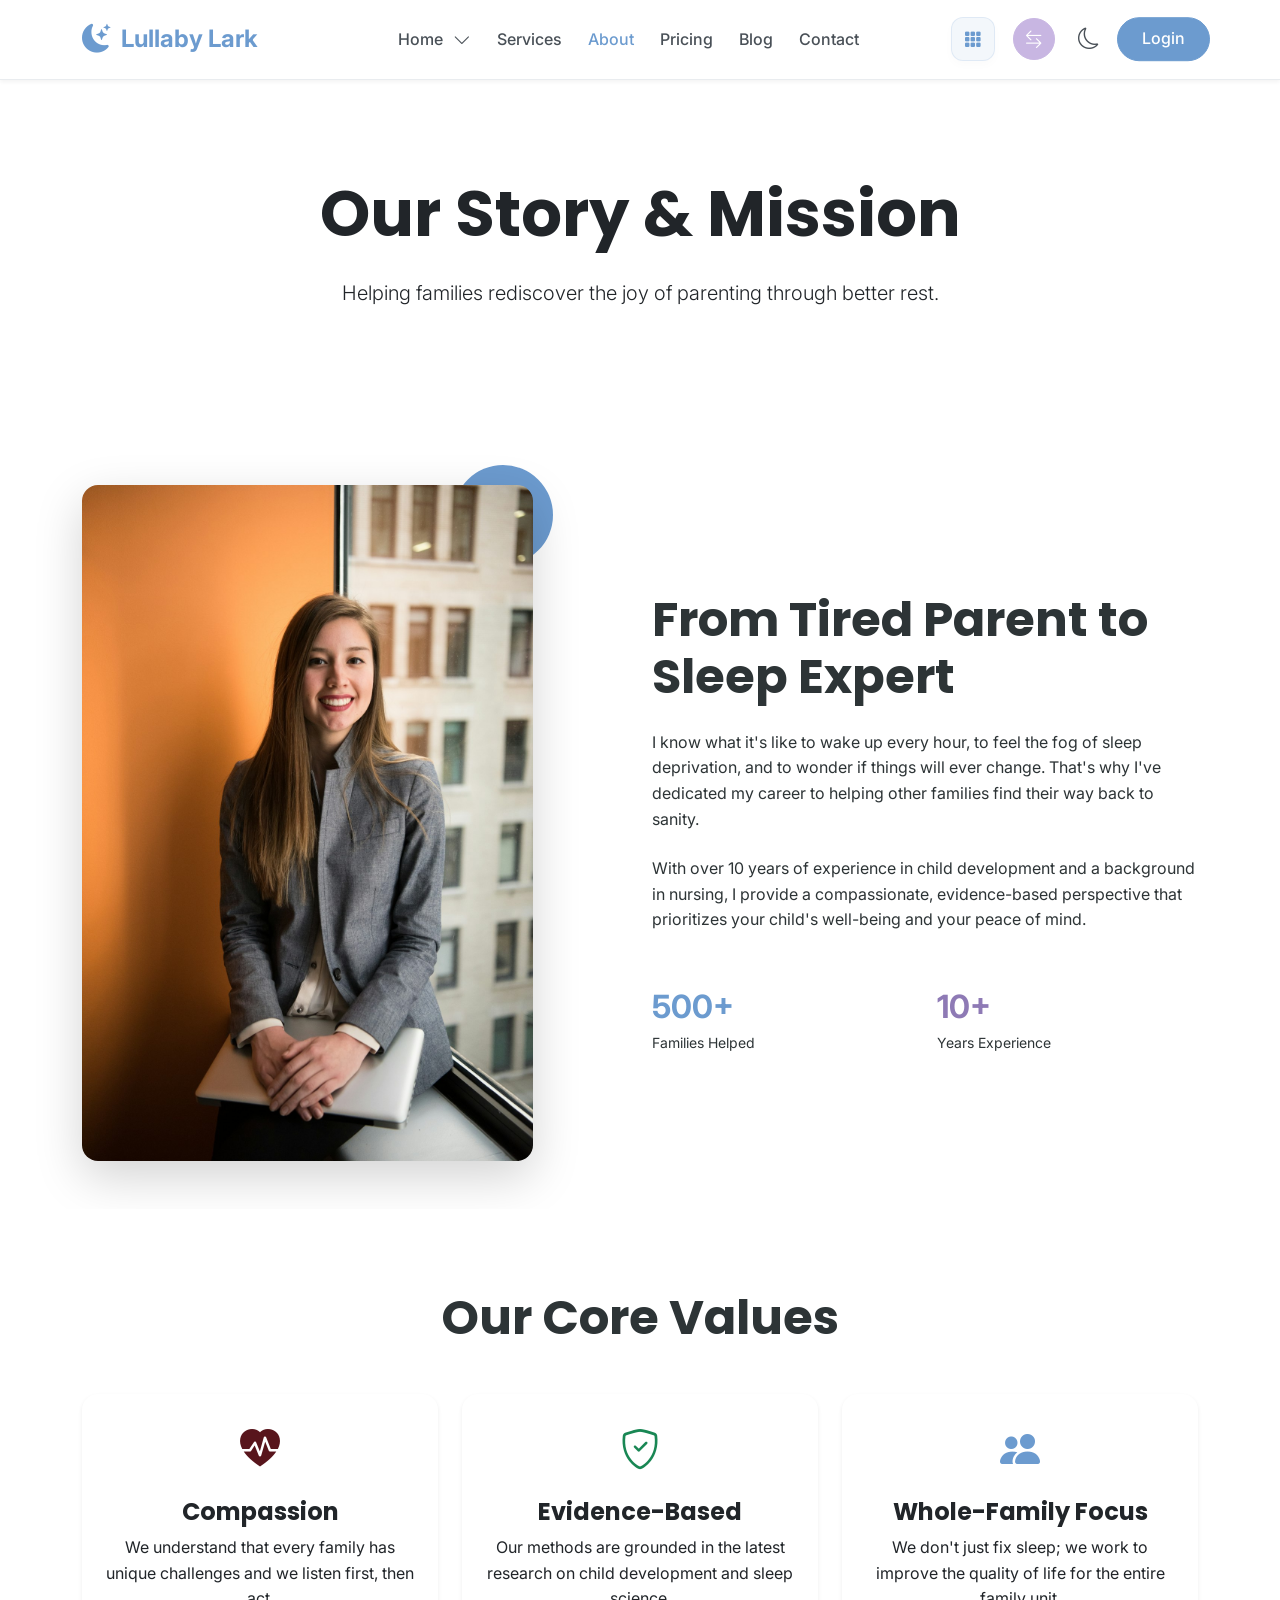
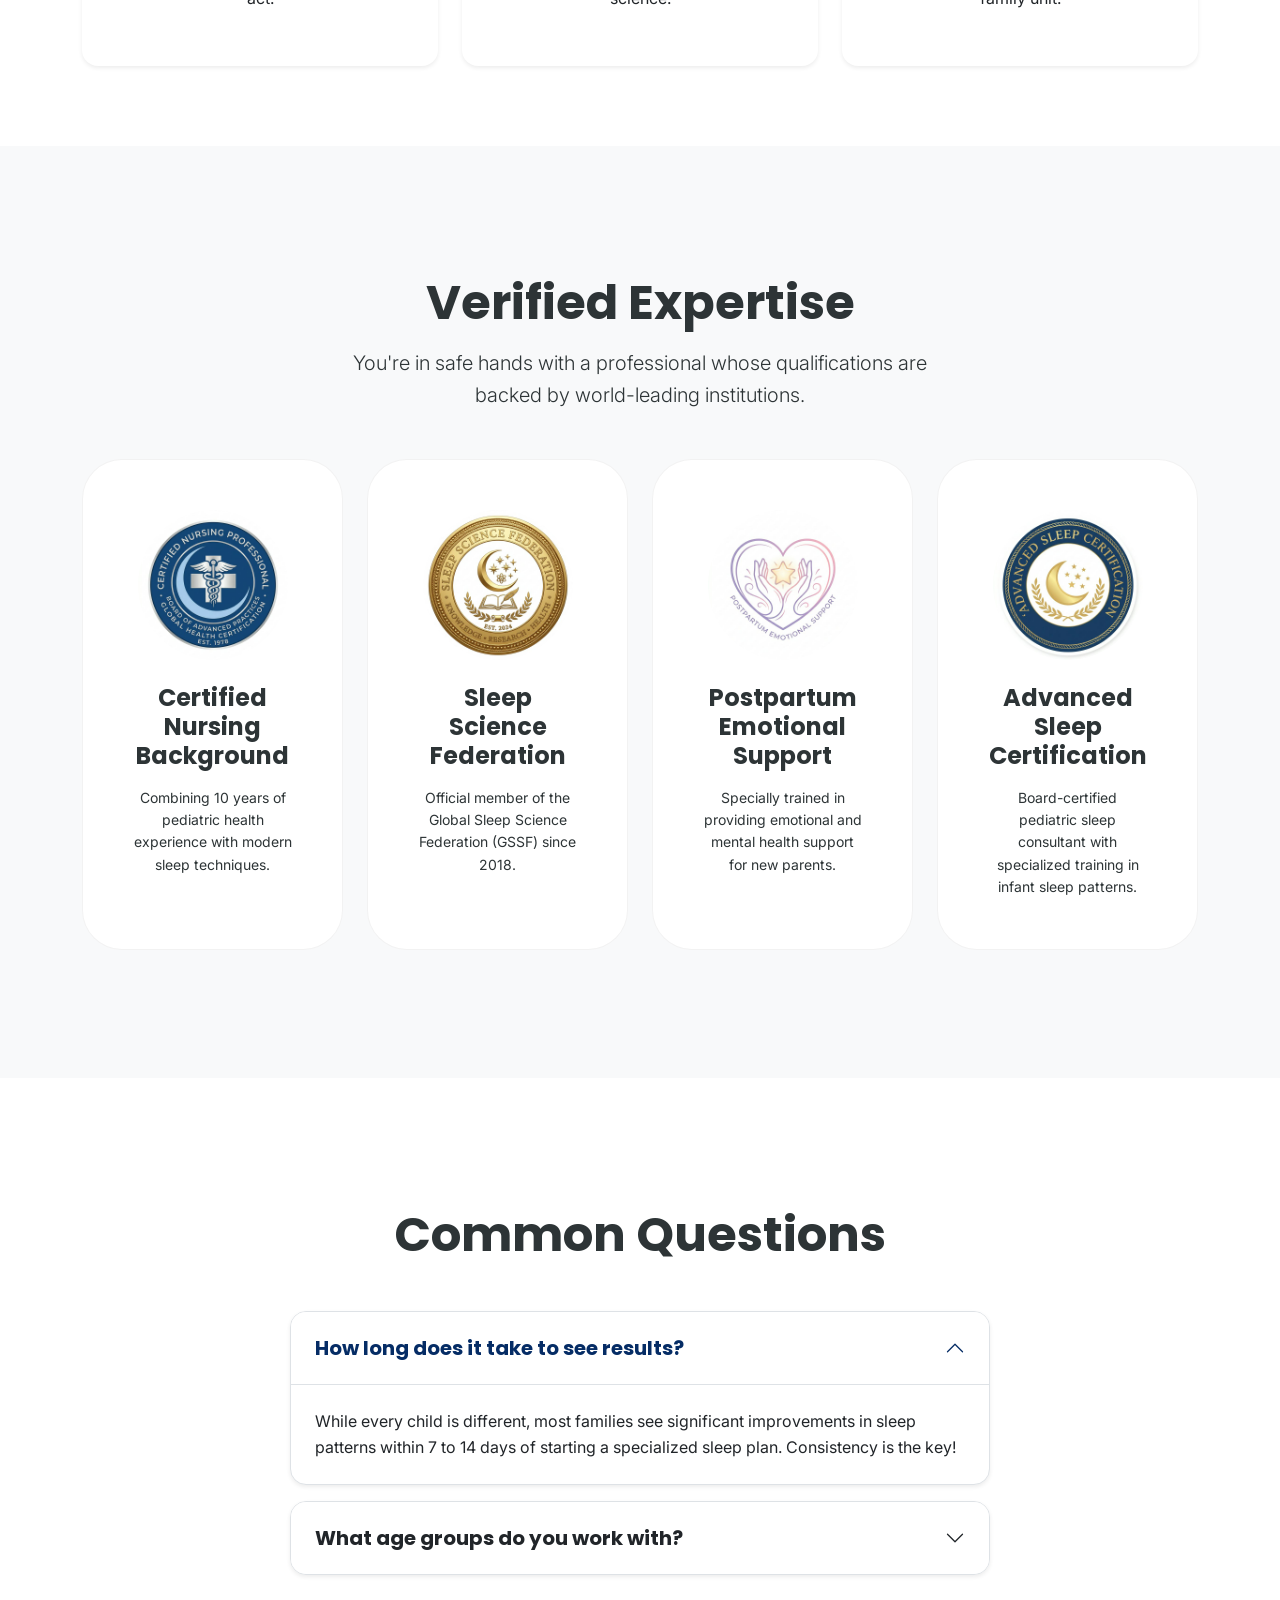
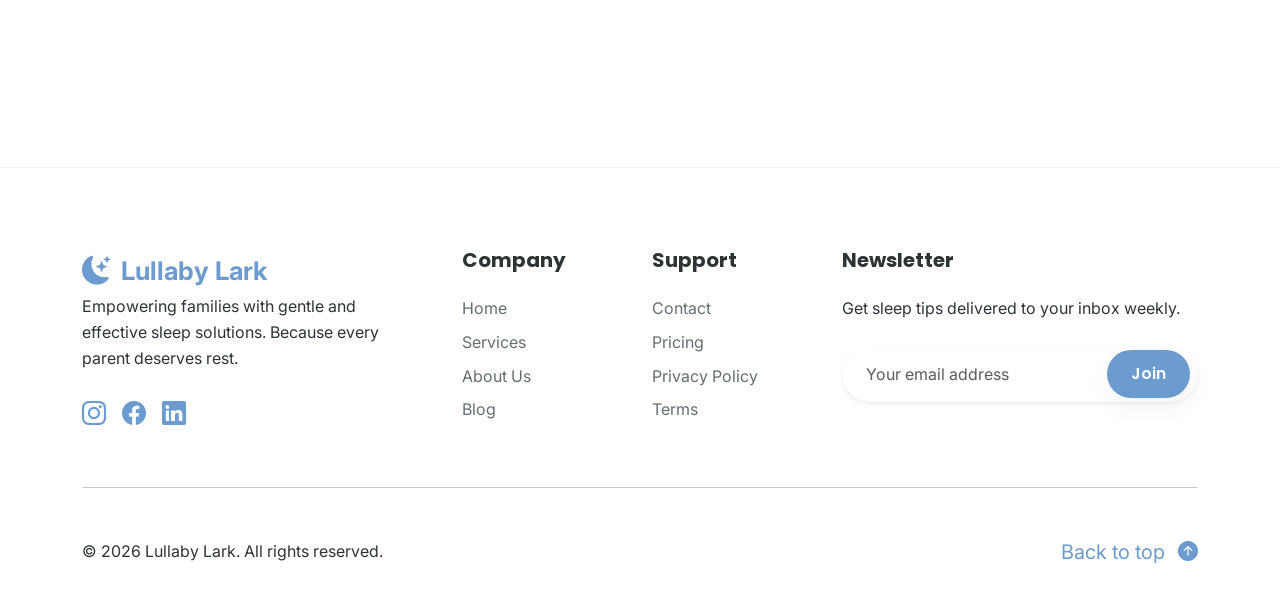
<file: about.html>
<!DOCTYPE html>
<html lang="en" data-theme="light">
<head>
    <meta charset="UTF-8">
    <meta name="viewport" content="width=device-width, initial-scale=1.0">
    <title>About Lullaby Lark | Guided by Compassion</title>
    <link rel="icon" type="image/png" href="assets/images/favicon.png">
    <!-- Fonts -->
    <link rel="preconnect" href="https://fonts.googleapis.com">
    <link rel="preconnect" href="https://fonts.gstatic.com" crossorigin>
    <link href="https://fonts.googleapis.com/css2?family=Inter:wght@400;500;600&family=Poppins:wght@600;700&display=swap" rel="stylesheet">
    <!-- Bootstrap & Icons -->
    <link href="https://cdn.jsdelivr.net/npm/bootstrap@5.3.0/dist/css/bootstrap.min.css" rel="stylesheet">
    <link href="https://cdn.jsdelivr.net/npm/bootstrap-icons@1.11.1/font/bootstrap-icons.css" rel="stylesheet">
    <!-- Custom CSS -->
    <link rel="stylesheet" href="assets/css/style.css">
    <link rel="stylesheet" href="assets/css/rtl.css">
</head>
<body>

    <nav class="navbar navbar-expand-xl fixed-top">
        <div class="container">
            <a class="navbar-brand" href="index.html">
                <i class="bi bi-moon-stars-fill"></i>
                <span>Lullaby Lark</span>
            </a>
            
            <button class="navbar-toggler shadow-none border-0" type="button" data-bs-toggle="offcanvas" data-bs-target="#offcanvasNavbar">
                <span class="bi bi-list fs-1 text-primary"></span>
            </button>
            
            <div class="offcanvas offcanvas-end" tabindex="-1" id="offcanvasNavbar">
                <div class="offcanvas-header border-bottom">
                    <h5 class="offcanvas-title text-primary"><i class="bi bi-moon-stars-fill me-2"></i>Menu</h5>
                    <button type="button" class="btn-close shadow-none" data-bs-dismiss="offcanvas"></button>
                </div>
                <div class="offcanvas-body">
                    <ul class="navbar-nav justify-content-center flex-grow-1 pe-3">
                        <li class="nav-item dropdown">
                            <a class="nav-link d-inline-flex align-items-center" href="#" role="button" data-bs-toggle="dropdown" aria-expanded="false">
                                Home <i class="bi bi-chevron-down ms-1" style="font-size: 0.75rem; transform: translateY(1px);"></i>
                            </a>
                            <ul class="dropdown-menu border-0 shadow-lg rounded-4 overflow-hidden">
                                <li><a class="dropdown-item py-2" href="index.html">Home</a></li>
                                <li><a class="dropdown-item py-2" href="home-2.html">Home 2</a></li>
                            </ul>
                        </li>
                        <li class="nav-item"><a class="nav-link" href="services.html">Services</a></li>
                        <li class="nav-item"><a class="nav-link active" href="about.html">About</a></li>
                        <li class="nav-item"><a class="nav-link" href="pricing.html">Pricing</a></li>
                        <li class="nav-item"><a class="nav-link" href="blog.html">Blog</a></li>
                        <li class="nav-item"><a class="nav-link" href="contact.html">Contact</a></li>
                        <li class="nav-item">
                            <a class="nav-link" href="#" id="rtl-toggle">
                                <i class="bi bi-arrow-left-right"></i>
                            </a>
                        </li>
                        <li class="nav-item">
                            <a class="nav-link" href="#" id="theme-toggle">
                                <i class="bi bi-moon"></i>
                            </a>
                        </li>
                        <li class="nav-item">
                            <a class="nav-link" href="dashboard.html">
                                <i class="bi bi-grid-3x3-gap-fill"></i>
                            </a>
                        </li>
                        <li class="nav-item">
                            <a class="nav-link" href="login.html">Login</a>
                        </li>
                    </ul>
                </div>
            </div>
        </div>
    </nav>

    <!-- Page Title -->
    <header class="page-hero py-10 mt-5 bg-white text-dark text-center">
        <div class="container animate-on-scroll">
            <h1 class="display-3 fw-bold mb-4">Our Story & Mission</h1>
            <p class="lead text-gray max-w-600 mx-auto mb-0">Helping families rediscover the joy of parenting through better rest.</p>
        </div>
    </header>

    <!-- Detailed About -->
    <section class="py-5">
        <div class="container">
            <div class="row align-items-center gy-5">
                <div class="col-lg-5 animate-on-scroll">
                    <div class="position-relative">
                        <div class="bg-primary rounded-circle position-absolute" style="width: 100px; height: 100px; top: -20px; right: -20px; z-index: -1;"></div>
                        <img src="assets/images/about_expert_unique.png" alt="About the Consultant" class="img-fluid rounded-4 shadow-lg border-5 border-white">
                        
                    </div>
                </div>
                <div class="col-lg-6 offset-lg-1 animate-on-scroll">
                    <h2 class="display-5 fw-bold mb-4">From Tired Parent to Sleep Expert</h2>
                    <p class="text-gray mb-4">I know what it's like to wake up every hour, to feel the fog of sleep deprivation, and to wonder if things will ever change. That's why I've dedicated my career to helping other families find their way back to sanity.</p>
                    <p class="text-gray mb-5">With over 10 years of experience in child development and a background in nursing, I provide a compassionate, evidence-based perspective that prioritizes your child's well-being and your peace of mind.</p>
                    <div class="row g-4">
                        <div class="col-6">
                            <div class="fw-bold fs-2 text-primary">500+</div>
                            <div class="text-gray small">Families Helped</div>
                        </div>
                        <div class="col-6">
                            <div class="fw-bold fs-2 text-tertiary">10+</div>
                            <div class="text-gray small">Years Experience</div>
                        </div>
                    </div>
                </div>
            </div>
        </div>
    </section>

    <!-- Our Values -->
    <section class="py-8 bg-white">
        <div class="container animate-on-scroll text-center">
           <h2 class="display-5 fw-bold mb-5">Our Core Values</h2>
           <div class="row g-4 text-start">
               <div class="col-md-4">
                   <div class="card p-4 h-100 border-0 shadow-sm rounded-4 text-center">
                       <i class="bi bi-heart-pulse-fill fs-1 text-danger-emphasis mb-3"></i>
                       <h4>Compassion</h4>
                       <p class="text-gray mb-0">We understand that every family has unique challenges and we listen first, then act.</p>
                   </div>
               </div>
               <div class="col-md-4">
                   <div class="card p-4 h-100 border-0 shadow-sm rounded-4 text-center">
                       <i class="bi bi-shield-check fs-1 text-success mb-3"></i>
                       <h4>Evidence-Based</h4>
                       <p class="text-gray mb-0">Our methods are grounded in the latest research on child development and sleep science.</p>
                   </div>
               </div>
               <div class="col-md-4">
                   <div class="card p-4 h-100 border-0 shadow-sm rounded-4 text-center">
                       <i class="bi bi-people-fill fs-1 text-primary mb-3"></i>
                       <h4>Whole-Family Focus</h4>
                       <p class="text-gray mb-0">We don't just fix sleep; we work to improve the quality of life for the entire family unit.</p>
                   </div>
               </div>
           </div>
        </div>
    </section>

    <!-- 2. Verified Expertise (Credentials/Badge Grid) -->
    <section class="py-10 bg-light">
        <div class="container animate-on-scroll text-center">
            <div class="mb-5">
                <h2 class="display-5 fw-bold mb-3">Verified Expertise</h2>
                <p class="text-gray lead mx-auto max-w-600">You're in safe hands with a professional whose qualifications are backed by world-leading institutions.</p>
            </div>
            
            <div class="row g-4 text-start">
                <div class="col-lg-3 col-md-6 animate-on-scroll">
                    <div class="badge-item badge-glow">
                        <div class="mb-4 d-flex justify-content-center align-items-center" style="height: 150px;">
                            <img src="assets/images/nursing_badge.png" alt="Nursing Badge" style="max-height: 100%; border-radius: 50%; mix-blend-mode: multiply;">
                        </div>
                        <h4 class="fw-bold mb-3">Certified Nursing Background</h4>
                        <p class="text-gray small mb-0">Combining 10 years of pediatric health experience with modern sleep techniques.</p>
                    </div>
                </div>
                <div class="col-lg-3 col-md-6 animate-on-scroll" style="animation-delay: 0.1s;">
                    <div class="badge-item badge-glow">
                        <div class="mb-4 d-flex justify-content-center align-items-center" style="height: 150px;">
                            <img src="assets/images/sleep_science_seal.png" alt="Sleep Science Badge" style="max-height: 100%; border-radius: 50%; mix-blend-mode: multiply;">
                        </div>
                        <h4 class="fw-bold mb-3">Sleep Science Federation</h4>
                        <p class="text-gray small mb-0">Official member of the Global Sleep Science Federation (GSSF) since 2018.</p>
                    </div>
                </div>
                <div class="col-lg-3 col-md-6 animate-on-scroll" style="animation-delay: 0.2s;">
                    <div class="badge-item badge-glow">
                        <div class="mb-4 d-flex justify-content-center align-items-center" style="height: 150px;">
                            <img src="assets/images/postpartum_support.png" alt="Compassion Badge" style="max-height: 100%; border-radius: 50%; mix-blend-mode: multiply;">
                        </div>
                        <h4 class="fw-bold mb-3">Postpartum Emotional Support</h4>
                        <p class="text-gray small mb-0">Specially trained in providing emotional and mental health support for new parents.</p>
                    </div>
                </div>
                <div class="col-lg-3 col-md-6 animate-on-scroll" style="animation-delay: 0.3s;">
                    <div class="badge-item badge-glow">
                        <div class="mb-4 d-flex justify-content-center align-items-center" style="height: 150px;">
                            <img src="assets/images/advanced_sleep_badge.png" alt="Advanced Sleep Badge" style="max-height: 100%; border-radius: 50%; mix-blend-mode: multiply;">
                        </div>
                        <h4 class="fw-bold mb-3">Advanced Sleep Certification</h4>
                        <p class="text-gray small mb-0">Board-certified pediatric sleep consultant with specialized training in infant sleep patterns.</p>
                    </div>
                </div>
            </div>
        </div>
    </section>

    <!-- FAQ -->
    <section class="py-10 bg-white">
        <div class="container animate-on-scroll">
            <h2 class="text-center mb-5 display-5 fw-bold">Common Questions</h2>
            <div class="accordion accordion-flush mx-auto max-w-700" id="faqAccordion">
                <div class="accordion-item shadow-sm mb-3 rounded-4 overflow-hidden border">
                    <h2 class="accordion-header">
                        <button class="accordion-button shadow-none bg-white p-4 fs-5 fw-bold" type="button" data-bs-toggle="collapse" data-bs-target="#collapseOne">
                            How long does it take to see results?
                        </button>
                    </h2>
                    <div id="collapseOne" class="accordion-collapse collapse show" data-bs-parent="#faqAccordion">
                        <div class="accordion-body p-4 text-gray border-top">
                            While every child is different, most families see significant improvements in sleep patterns within 7 to 14 days of starting a specialized sleep plan. Consistency is the key!
                        </div>
                    </div>
                </div>
                <div class="accordion-item shadow-sm mb-3 rounded-4 overflow-hidden border">
                    <h2 class="accordion-header">
                        <button class="accordion-button collapsed shadow-none bg-white p-4 fs-5 fw-bold" type="button" data-bs-toggle="collapse" data-bs-target="#collapseTwo">
                            What age groups do you work with?
                        </button>
                    </h2>
                    <div id="collapseTwo" class="accordion-collapse collapse" data-bs-parent="#faqAccordion">
                        <div class="accordion-body p-4 text-gray border-top">
                            I specialize in newborn support (0-4 months), baby sleep (4-18 months), and toddler/preschool sleep (18 months - 5 years). Each plan is developmentally appropriate for those specific milestones.
                        </div>
                    </div>
                </div>
            </div>
        </div>
    </section>

    <!-- Footer -->
    <footer class="mt-5">
        <div class="container animate-on-scroll">
            <div class="row g-4">
                <div class="col-lg-4">
                    <a class="navbar-brand mb-3 d-inline-block" href="#">
                        <i class="bi bi-moon-stars-fill"></i>
                        <span>Lullaby Lark</span>
                    </a>
                    <p class="text-gray pe-lg-5">Empowering families with gentle and effective sleep solutions. Because every parent deserves rest.</p>
                    <div class="social-links d-flex gap-3 mt-4">
                        <a href="#" class="fs-4 text-primary social-link"><i class="bi bi-instagram"></i></a>
                        <a href="#" class="fs-4 text-primary social-link"><i class="bi bi-facebook"></i></a>
                        <a href="#" class="fs-4 text-primary social-link"><i class="bi bi-linkedin"></i></a>
                    </div>
                </div>
                <div class="col-lg-2">
                    <h5 class="mb-4 fw-bold">Company</h5>
                    <ul class="list-unstyled">
                        <li class="mb-2"><a href="index.html" class="footer-link">Home</a></li>
                        <li class="mb-2"><a href="services.html" class="footer-link">Services</a></li>
                        <li class="mb-2"><a href="about.html" class="footer-link">About Us</a></li>
                        <li class="mb-2"><a href="blog.html" class="footer-link">Blog</a></li>
                    </ul>
                </div>
                <div class="col-lg-2">
                    <h5 class="mb-4 fw-bold">Support</h5>
                    <ul class="list-unstyled">
                        <li class="mb-2"><a href="contact.html" class="footer-link">Contact</a></li>
                        <li class="mb-2"><a href="pricing.html" class="footer-link">Pricing</a></li>
                        <li class="mb-2"><a href="#" class="footer-link">Privacy Policy</a></li>
                        <li class="mb-2"><a href="#" class="footer-link">Terms</a></li>
                    </ul>
                </div>
                <div class="col-lg-4">
                    <h5 class="mb-4 fw-bold">Newsletter</h5>
                    <p class="text-gray mb-4">Get sleep tips delivered to your inbox weekly.</p>
                    <form action="#" class="newsletter-form position-relative">
                        <input type="email" class="form-control rounded-pill py-3 px-4 border-0 shadow-sm" placeholder="Your email address" required>
                        <button type="submit" class="btn btn-primary position-absolute top-50 end-0 translate-middle-y me-2 px-4 rounded-pill">Join</button>
                    </form>
                </div>
            </div>
            <hr class="my-5 opacity-10">
            <div class="row align-items-center">
                <div class="col-md-6 text-center text-md-start">
                    <p class="text-gray mb-0">&copy; 2026 Lullaby Lark. All rights reserved.</p>
                </div>
                <div class="col-md-6 text-center text-md-end mt-3 mt-md-0">
                    <div id="back-to-top" class="d-inline-block text-primary fs-5" style="cursor: pointer;">
                        Back to top <i class="bi bi-arrow-up-circle-fill ms-2"></i>
                    </div>
                </div>
            </div>
        </div>
    </footer>

    <script src="https://cdn.jsdelivr.net/npm/bootstrap@5.3.0/dist/js/bootstrap.bundle.min.js"></script>
    <script src="assets/js/main.js"></script>
</body>
</html>
</file>
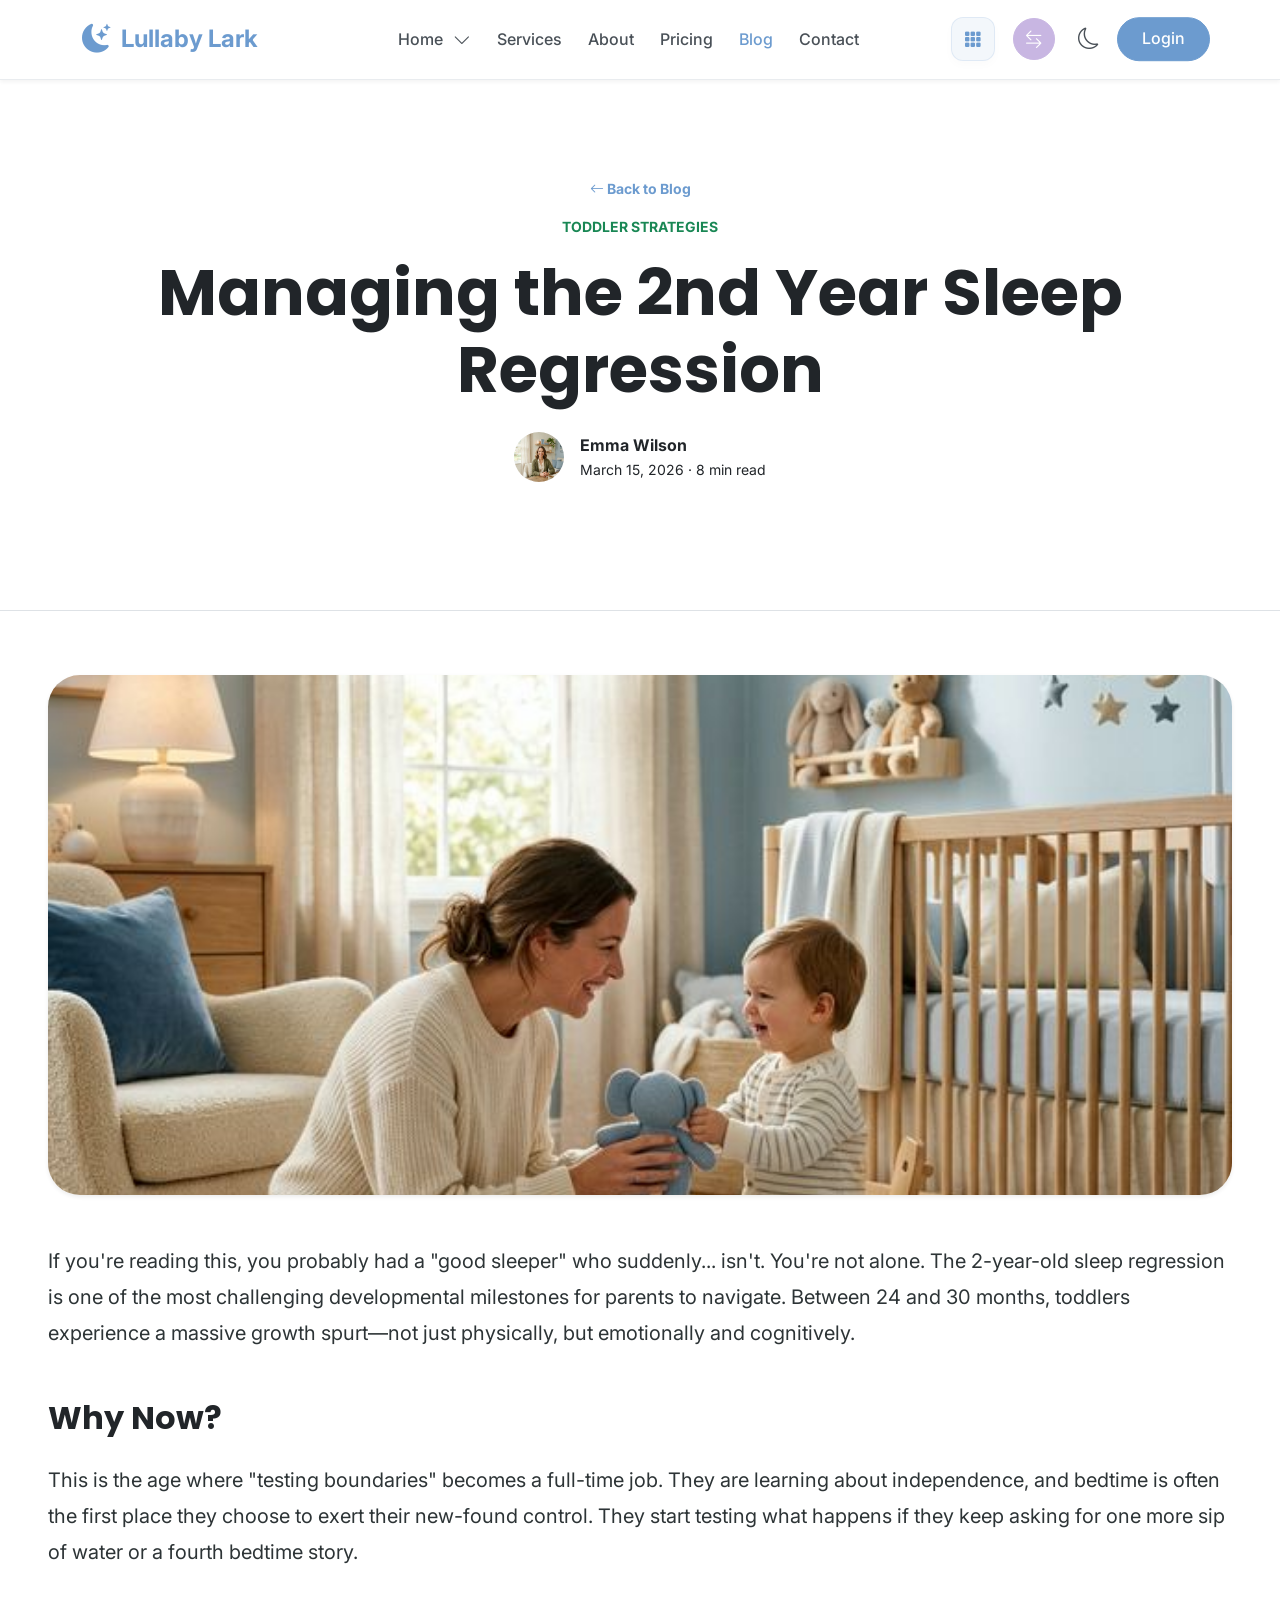
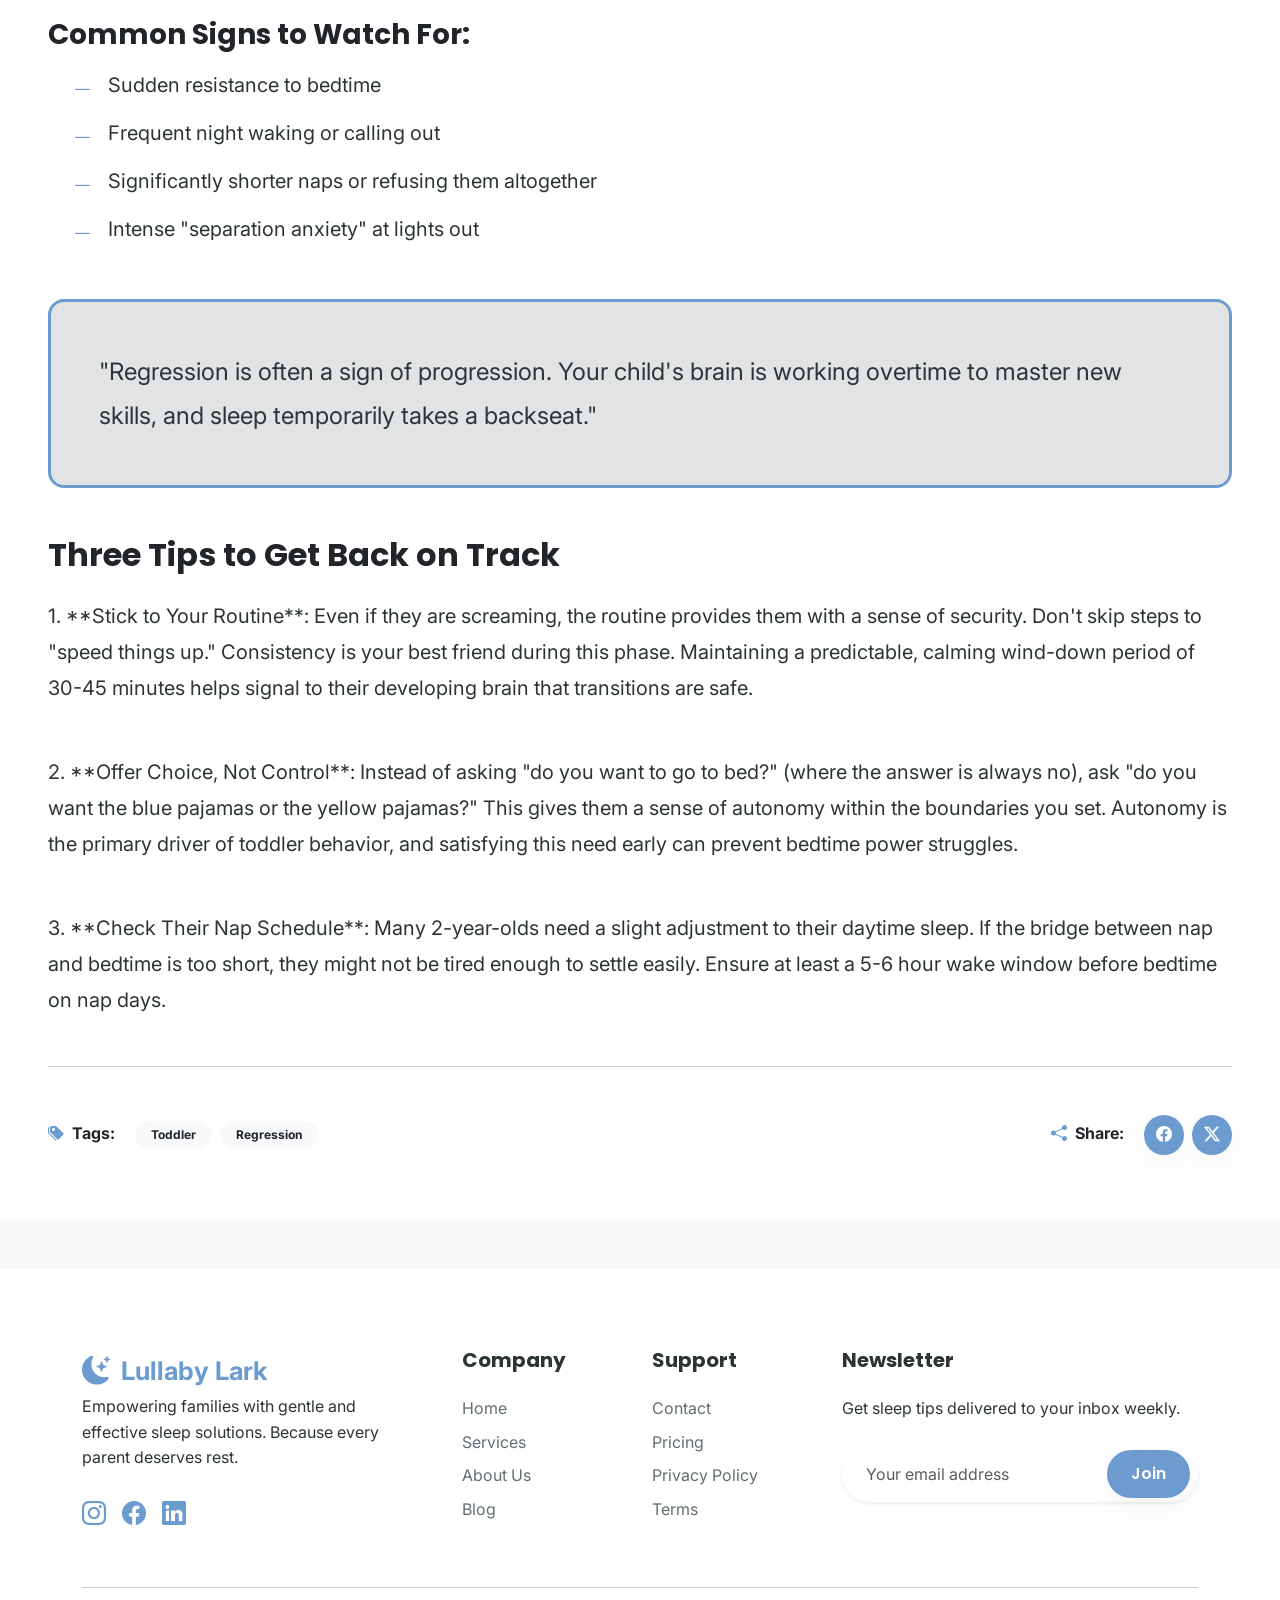
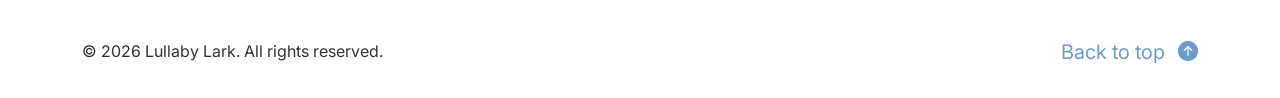
<file: blog-details.html>
<!DOCTYPE html>
<html lang="en">
<head>
    <meta charset="UTF-8">
    <meta name="viewport" content="width=device-width, initial-scale=1.0">
    <title>Managing the 2nd Year Sleep Regression | Lullaby Lark Blog</title>
    <link rel="icon" type="image/png" href="assets/images/favicon.png">
    <!-- Fonts -->
    <link rel="preconnect" href="https://fonts.googleapis.com">
    <link rel="preconnect" href="https://fonts.gstatic.com" crossorigin>
    <link href="https://fonts.googleapis.com/css2?family=Inter:wght@400;500;600&family=Poppins:wght@600;700&display=swap" rel="stylesheet">
    <!-- Bootstrap & Icons -->
    <link href="https://cdn.jsdelivr.net/npm/bootstrap@5.3.0/dist/css/bootstrap.min.css" rel="stylesheet">
    <link href="https://cdn.jsdelivr.net/npm/bootstrap-icons@1.11.1/font/bootstrap-icons.css" rel="stylesheet">
    <!-- Custom CSS -->
    <link rel="stylesheet" href="assets/css/style.css">
    <link rel="stylesheet" href="assets/css/rtl.css">
</head>
<body class="bg-light">

    <!-- Header -->
    <nav class="navbar navbar-expand-xl fixed-top">
        <div class="container">
            <a class="navbar-brand" href="index.html">
                <i class="bi bi-moon-stars-fill"></i>
                <span>Lullaby Lark</span>
            </a>

            <button class="navbar-toggler shadow-none border-0" type="button" data-bs-toggle="offcanvas"
                data-bs-target="#offcanvasNavbar">
                <span class="bi bi-list fs-1 text-primary"></span>
            </button>

            <div class="offcanvas offcanvas-end" tabindex="-1" id="offcanvasNavbar">
                <div class="offcanvas-header border-bottom">
                    <h5 class="offcanvas-title text-primary"><i class="bi bi-moon-stars-fill me-2"></i>Menu</h5>
                    <button type="button" class="btn-close shadow-none" data-bs-dismiss="offcanvas"></button>
                </div>
                <div class="offcanvas-body">
                    <ul class="navbar-nav justify-content-center flex-grow-1 pe-3">
                        <li class="nav-item dropdown">
                            <a class="nav-link d-inline-flex align-items-center" href="#" role="button"
                                data-bs-toggle="dropdown" aria-expanded="false">
                                Home <i class="bi bi-chevron-down ms-1"
                                    style="font-size: 0.75rem; transform: translateY(1px);"></i>
                            </a>
                            <ul class="dropdown-menu border-0 shadow-lg rounded-4 overflow-hidden">
                                <li><a class="dropdown-item py-2" href="index.html">Home</a></li>
                                <li><a class="dropdown-item py-2" href="home-2.html">Home 2</a></li>
                            </ul>
                        </li>
                        <li class="nav-item"><a class="nav-link" href="services.html">Services</a></li>
                        <li class="nav-item"><a class="nav-link" href="about.html">About</a></li>
                        <li class="nav-item"><a class="nav-link" href="pricing.html">Pricing</a></li>
                        <li class="nav-item"><a class="nav-link active" href="blog.html">Blog</a></li>
                        <li class="nav-item"><a class="nav-link" href="contact.html">Contact</a></li>
                        <li class="nav-item">
                            <a class="nav-link" href="#" id="rtl-toggle">
                                <i class="bi bi-arrow-left-right"></i>
                            </a>
                        </li>
                        <li class="nav-item">
                            <a class="nav-link" href="#" id="theme-toggle">
                                <i class="bi bi-moon"></i>
                            </a>
                        </li>
                        <li class="nav-item">
                            <a class="nav-link" href="dashboard.html">
                                <i class="bi bi-grid-3x3-gap-fill"></i>
                            </a>
                        </li>
                        <li class="nav-item">
                            <a class="nav-link" href="login.html">Login</a>
                        </li>
                    </ul>
                </div>
            </div>
        </div>
    </nav>

    <!-- Blog Header -->
    <header class="py-10 mt-5 bg-white text-dark text-center border-bottom">
        <div class="container animate-on-scroll">
            <a href="blog.html" class="text-decoration-none small fw-bold mb-3 d-inline-block text-primary"> <i class="bi bi-arrow-left"></i> Back to Blog</a>
            <div class="text-uppercase small fw-bold text-success mb-3">Toddler Strategies</div>
            <h1 class="display-3 mb-4 fw-bold">Managing the 2nd Year Sleep Regression</h1>
            <div class="d-flex align-items-center justify-content-center gap-3">
                 <img src="assets/images/about_consultant.png" alt="Emma Wilson" class="rounded-circle" style="width: 50px; height: 50px; object-fit: cover;">
                 <div class="text-start">
                     <div class="fw-bold">Emma Wilson</div>
                     <div class="text-gray small">March 15, 2026 · 8 min read</div>
                 </div>
            </div>
        </div>
    </header>

    <!-- Blog Content -->
    <section class="py-5 bg-white">
        <div class="container-fluid px-3 px-md-5 py-3 animate-on-scroll">
            <img src="assets/images/mother_and_toddler.png" alt="Toddler and Mother" class="img-fluid rounded-5 shadow-sm mb-5 w-100" style="max-height: 520px; object-fit: cover;">
            
            <div class="blog-text text-gray fs-5" style="line-height: 1.8;">
                <p class="mb-5">If you're reading this, you probably had a "good sleeper" who suddenly... isn't. You're not alone. The 2-year-old sleep regression is one of the most challenging developmental milestones for parents to navigate. Between 24 and 30 months, toddlers experience a massive growth spurt—not just physically, but emotionally and cognitively.</p>
                
                <h2 class="text-dark mb-4 fw-bold">Why Now?</h2>
                <p class="mb-5">This is the age where "testing boundaries" becomes a full-time job. They are learning about independence, and bedtime is often the first place they choose to exert their new-found control. They start testing what happens if they keep asking for one more sip of water or a fourth bedtime story.</p>
                
                <h3 class="text-dark mb-3 fw-bold fw-semibold">Common Signs to Watch For:</h3>
                <ul class="mb-5 list-unstyled ps-4">
                    <li class="mb-2 d-flex gap-3"><i class="bi bi-dash-lg text-primary mt-1"></i> Sudden resistance to bedtime</li>
                    <li class="mb-2 d-flex gap-3"><i class="bi bi-dash-lg text-primary mt-1"></i> Frequent night waking or calling out</li>
                    <li class="mb-2 d-flex gap-3"><i class="bi bi-dash-lg text-primary mt-1"></i> Significantly shorter naps or refusing them altogether</li>
                    <li class="mb-0 d-flex gap-3"><i class="bi bi-dash-lg text-primary mt-1"></i> Intense "separation anxiety" at lights out</li>
                </ul>

                <blockquote class="bg-secondary-subtle p-5 rounded-4 mb-5 border-start border-5 border-primary">
                    <p class="italic mb-0 fs-4">"Regression is often a sign of progression. Your child's brain is working overtime to master new skills, and sleep temporarily takes a backseat."</p>
                </blockquote>

                <h2 class="text-dark mb-4 fw-bold">Three Tips to Get Back on Track</h2>
                <p class="mb-5">1. **Stick to Your Routine**: Even if they are screaming, the routine provides them with a sense of security. Don't skip steps to "speed things up." Consistency is your best friend during this phase. Maintaining a predictable, calming wind-down period of 30-45 minutes helps signal to their developing brain that transitions are safe.</p>
                <p class="mb-5">2. **Offer Choice, Not Control**: Instead of asking "do you want to go to bed?" (where the answer is always no), ask "do you want the blue pajamas or the yellow pajamas?" This gives them a sense of autonomy within the boundaries you set. Autonomy is the primary driver of toddler behavior, and satisfying this need early can prevent bedtime power struggles.</p>
                <p class="mb-5">3. **Check Their Nap Schedule**: Many 2-year-olds need a slight adjustment to their daytime sleep. If the bridge between nap and bedtime is too short, they might not be tired enough to settle easily. Ensure at least a 5-6 hour wake window before bedtime on nap days.</p>
            </div>

            <!-- Social Share & Tags -->
            <hr class="my-5">
            <div class="row align-items-center">
                 <div class="col-md-6 mb-3 mb-md-0">
                     <span class="fw-bold me-3 text-dark"><i class="bi bi-tags-fill me-2 text-primary"></i>Tags:</span>
                     <span class="badge bg-light text-dark rounded-pill px-3 py-2 me-1">Toddler</span>
                     <span class="badge bg-light text-dark rounded-pill px-3 py-2">Regression</span>
                 </div>
                 <div class="col-md-6 text-md-end">
                     <span class="fw-bold me-3 text-dark"><i class="bi bi-share-fill me-2 text-primary"></i>Share:</span>
                     <a href="#" class="btn btn-primary rounded-circle me-1" style="width: 40px; height: 40px; padding: 0; line-height: 40px;"><i class="bi bi-facebook"></i></a>
                     <a href="#" class="btn btn-primary rounded-circle" style="width: 40px; height: 40px; padding: 0; line-height: 40px;"><i class="bi bi-twitter-x"></i></a>
                 </div>
            </div>
        </div>
    </section>

    <!-- Footer -->
    <footer class="mt-5">
        <div class="container animate-on-scroll">
            <div class="row g-4">
                <div class="col-lg-4">
                    <a class="navbar-brand mb-3 d-inline-block" href="#">
                        <i class="bi bi-moon-stars-fill"></i>
                        <span>Lullaby Lark</span>
                    </a>
                    <p class="text-gray pe-lg-5">Empowering families with gentle and effective sleep solutions. Because every parent deserves rest.</p>
                    <div class="social-links d-flex gap-3 mt-4">
                        <a href="#" class="fs-4 text-primary social-link"><i class="bi bi-instagram"></i></a>
                        <a href="#" class="fs-4 text-primary social-link"><i class="bi bi-facebook"></i></a>
                        <a href="#" class="fs-4 text-primary social-link"><i class="bi bi-linkedin"></i></a>
                    </div>
                </div>
                <div class="col-lg-2">
                    <h5 class="mb-4 fw-bold">Company</h5>
                    <ul class="list-unstyled">
                        <li class="mb-2"><a href="index.html" class="footer-link">Home</a></li>
                        <li class="mb-2"><a href="services.html" class="footer-link">Services</a></li>
                        <li class="mb-2"><a href="about.html" class="footer-link">About Us</a></li>
                        <li class="mb-2"><a href="blog.html" class="footer-link">Blog</a></li>
                    </ul>
                </div>
                <div class="col-lg-2">
                    <h5 class="mb-4 fw-bold">Support</h5>
                    <ul class="list-unstyled">
                        <li class="mb-2"><a href="contact.html" class="footer-link">Contact</a></li>
                        <li class="mb-2"><a href="pricing.html" class="footer-link">Pricing</a></li>
                        <li class="mb-2"><a href="#" class="footer-link">Privacy Policy</a></li>
                        <li class="mb-2"><a href="#" class="footer-link">Terms</a></li>
                    </ul>
                </div>
                <div class="col-lg-4">
                    <h5 class="mb-4 fw-bold">Newsletter</h5>
                    <p class="text-gray mb-4">Get sleep tips delivered to your inbox weekly.</p>
                    <form action="#" class="newsletter-form position-relative">
                        <input type="email" class="form-control rounded-pill py-3 px-4 border-0 shadow-sm" placeholder="Your email address" required>
                        <button type="submit" class="btn btn-primary position-absolute top-50 end-0 translate-middle-y me-2 px-4 rounded-pill">Join</button>
                    </form>
                </div>
            </div>
            <hr class="my-5 opacity-10">
            <div class="row align-items-center">
                <div class="col-md-6 text-center text-md-start">
                    <p class="text-gray mb-0">&copy; 2026 Lullaby Lark. All rights reserved.</p>
                </div>
                <div class="col-md-6 text-center text-md-end mt-3 mt-md-0">
                    <div id="back-to-top" class="d-inline-block text-primary fs-5" style="cursor: pointer;">
                        Back to top <i class="bi bi-arrow-up-circle-fill ms-2"></i>
                    </div>
                </div>
            </div>
        </div>
    </footer>

    <script src="https://cdn.jsdelivr.net/npm/bootstrap@5.3.0/dist/js/bootstrap.bundle.min.js"></script>
    <script src="assets/js/main.js"></script>
</body>
</html>
</file>
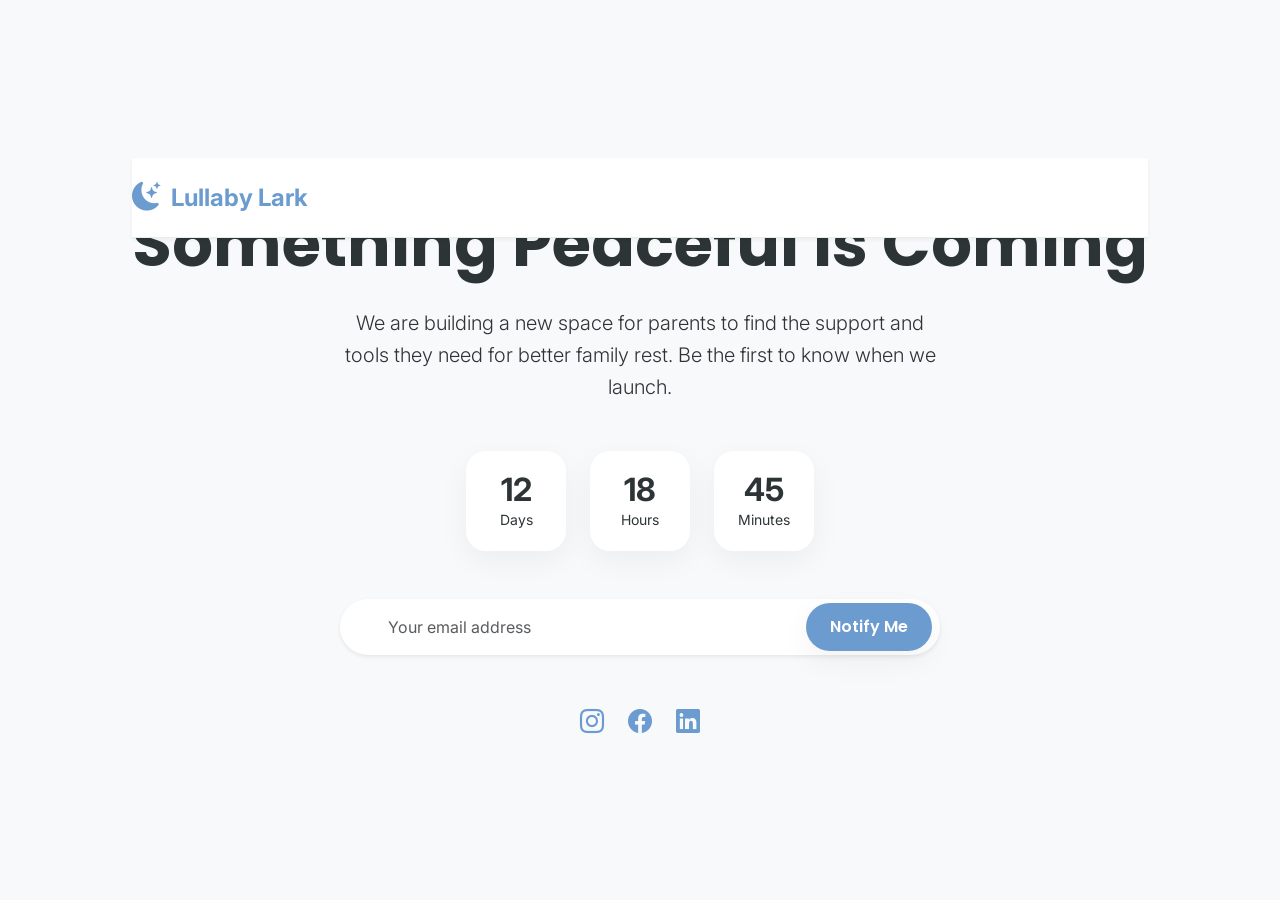
<file: coming-soon.html>
<!DOCTYPE html>
<html lang="en">
<head>
    <meta charset="UTF-8">
    <meta name="viewport" content="width=device-width, initial-scale=1.0">
    <title>Coming Soon | New Professional Sleep Consulting Platform</title>
    <link rel="icon" type="image/png" href="assets/images/favicon.png">
    <!-- Fonts -->
    <link rel="preconnect" href="https://fonts.googleapis.com">
    <link rel="preconnect" href="https://fonts.gstatic.com" crossorigin>
    <link href="https://fonts.googleapis.com/css2?family=Inter:wght@400;500;600&family=Poppins:wght@600;700&display=swap" rel="stylesheet">
    <!-- Bootstrap & Icons -->
    <link href="https://cdn.jsdelivr.net/npm/bootstrap@5.3.0/dist/css/bootstrap.min.css" rel="stylesheet">
    <link href="https://cdn.jsdelivr.net/npm/bootstrap-icons@1.11.1/font/bootstrap-icons.css" rel="stylesheet">
    <!-- Custom CSS -->
        <link rel="stylesheet" href="assets/css/style.css">
    <link rel="stylesheet" href="assets/css/rtl.css">
    <style>
         .countdown-item { width: 100px; height: 100px; background: white; border-radius: 20px; box-shadow: var(--shadow); }
    </style>
</head>
<body class="bg-light">

    <div class="container min-vh-100 d-flex flex-column align-items-center justify-content-center text-center py-8">
        
        <div class="animate-on-scroll">
            <div class="mb-5">
                 <nav class="navbar navbar-expand-xl fixed-top">
                    <a href="index.html" class="navbar-brand fs-1 mb-3 d-inline-block">
                        <i class="bi bi-moon-stars-fill"></i>
                        <span>Lullaby Lark</span>
                    </a>
                 </nav>
            </div>
            <h1 class="display-3 fw-bold mb-4">Something Peaceful is Coming</h1>
            <p class="lead text-gray mb-5 max-w-600 mx-auto">We are building a new space for parents to find the support and tools they need for better family rest. Be the first to know when we launch.</p>
            
            <div class="d-flex flex-wrap justify-content-center gap-4 mb-5">
                <div class="countdown-item d-flex flex-column align-items-center justify-content-center">
                    <div class="h2 fw-bold mb-0">12</div>
                    <div class="small text-gray">Days</div>
                </div>
                <div class="countdown-item d-flex flex-column align-items-center justify-content-center">
                    <div class="h2 fw-bold mb-0">18</div>
                    <div class="small text-gray">Hours</div>
                </div>
                <div class="countdown-item d-flex flex-column align-items-center justify-content-center">
                    <div class="h2 fw-bold mb-0">45</div>
                    <div class="small text-gray">Minutes</div>
                </div>
            </div>

            <form action="#" class="max-w-600 mx-auto position-relative">
                <input type="email" class="form-control py-3 px-5 rounded-pill border-0 shadow-sm" placeholder="Your email address" required>
                <button type="submit" class="btn btn-primary position-absolute top-50 end-0 translate-middle-y me-2 rounded-pill px-4">Notify Me</button>
            </form>
            
            <div class="social-links d-flex gap-4 mt-5 justify-content-center">
                 <a href="#" class="fs-4 text-primary"><i class="bi bi-instagram"></i></a>
                 <a href="#" class="fs-4 text-primary"><i class="bi bi-facebook"></i></a>
                 <a href="#" class="fs-4 text-primary"><i class="bi bi-linkedin"></i></a>
            </div>
        </div>

    </div>

    <script src="https://cdn.jsdelivr.net/npm/bootstrap@5.3.0/dist/js/bootstrap.bundle.min.js"></script>
    <script src="assets/js/main.js"></script>
</body>
</html>
</file>
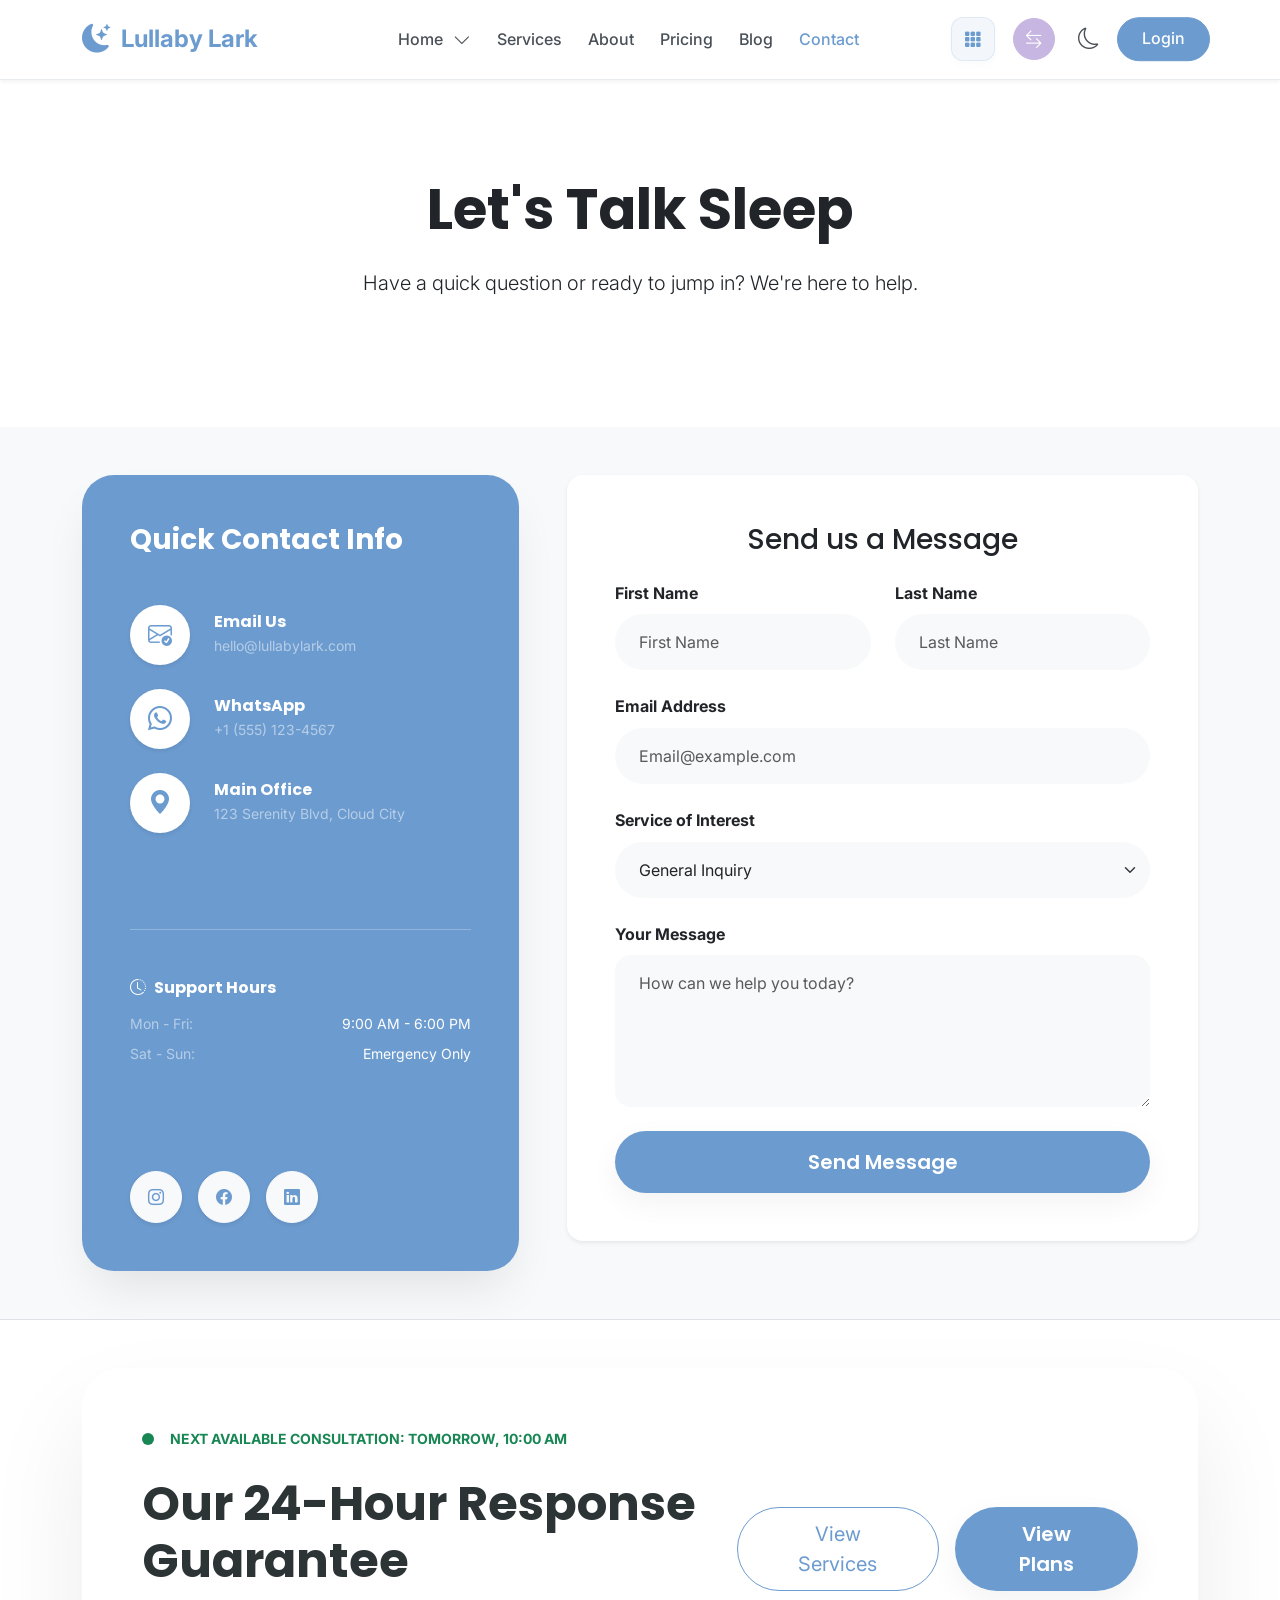
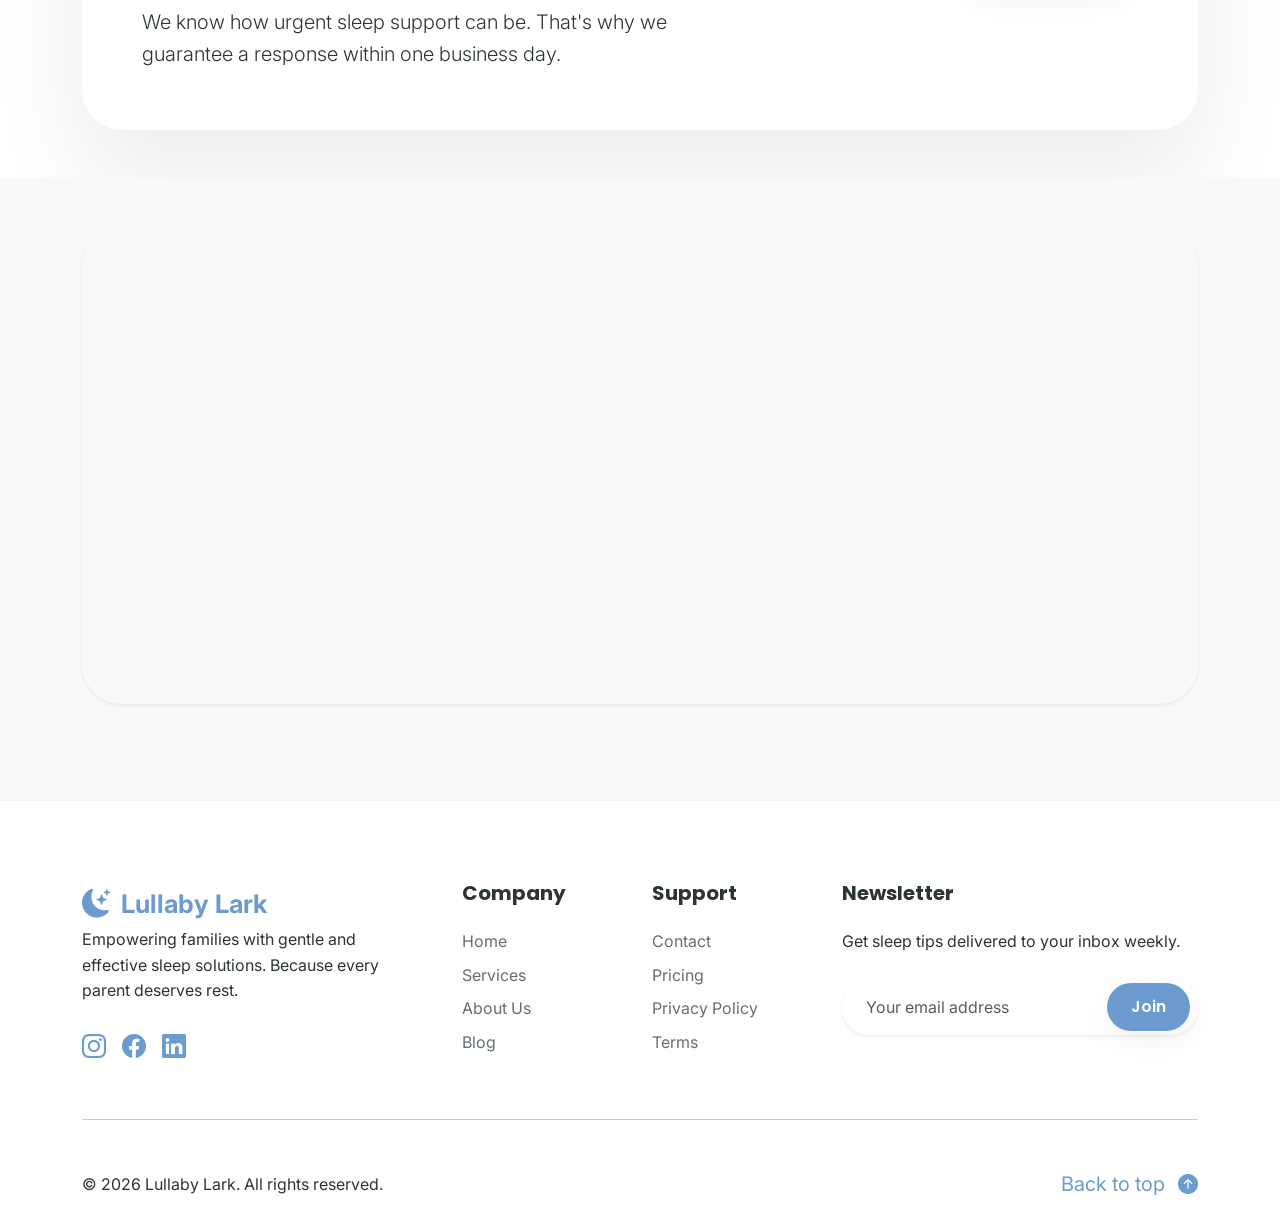
<file: contact.html>
<!DOCTYPE html>
<html lang="en">
<head>
    <meta charset="UTF-8">
    <meta name="viewport" content="width=device-width, initial-scale=1.0">
    <title>Contact Us | Free Sleep Consultation | Lullaby Lark</title>
    <link rel="icon" type="image/png" href="assets/images/favicon.png">
    <!-- Fonts -->
    <link rel="preconnect" href="https://fonts.googleapis.com">
    <link rel="preconnect" href="https://fonts.gstatic.com" crossorigin>
    <link href="https://fonts.googleapis.com/css2?family=Inter:wght@400;500;600&family=Poppins:wght@600;700&display=swap" rel="stylesheet">
    <!-- Bootstrap & Icons -->
    <link href="https://cdn.jsdelivr.net/npm/bootstrap@5.3.0/dist/css/bootstrap.min.css" rel="stylesheet">
    <link href="https://cdn.jsdelivr.net/npm/bootstrap-icons@1.11.1/font/bootstrap-icons.css" rel="stylesheet">
    <!-- Custom CSS -->
    <link rel="stylesheet" href="assets/css/style.css">
    <link rel="stylesheet" href="assets/css/rtl.css">
</head>
<body class="bg-light">

    <!-- Header -->
    <nav class="navbar navbar-expand-xl fixed-top">
        <div class="container">
            <a class="navbar-brand" href="index.html">
                <i class="bi bi-moon-stars-fill"></i>
                <span>Lullaby Lark</span>
            </a>

            <button class="navbar-toggler shadow-none border-0" type="button" data-bs-toggle="offcanvas"
                data-bs-target="#offcanvasNavbar">
                <span class="bi bi-list fs-1 text-primary"></span>
            </button>

            <div class="offcanvas offcanvas-end" tabindex="-1" id="offcanvasNavbar">
                <div class="offcanvas-header border-bottom">
                    <h5 class="offcanvas-title text-primary"><i class="bi bi-moon-stars-fill me-2"></i>Menu</h5>
                    <button type="button" class="btn-close shadow-none" data-bs-dismiss="offcanvas"></button>
                </div>
                <div class="offcanvas-body">
                    <ul class="navbar-nav justify-content-center flex-grow-1 pe-3">
                        <li class="nav-item dropdown">
                            <a class="nav-link d-inline-flex align-items-center" href="#" role="button"
                                data-bs-toggle="dropdown" aria-expanded="false">
                                Home <i class="bi bi-chevron-down ms-1"
                                    style="font-size: 0.75rem; transform: translateY(1px);"></i>
                            </a>
                            <ul class="dropdown-menu border-0 shadow-lg rounded-4 overflow-hidden">
                                <li><a class="dropdown-item py-2" href="index.html">Home</a></li>
                                <li><a class="dropdown-item py-2" href="home-2.html">Home 2</a></li>
                            </ul>
                        </li>
                        <li class="nav-item"><a class="nav-link" href="services.html">Services</a></li>
                        <li class="nav-item"><a class="nav-link" href="about.html">About</a></li>
                        <li class="nav-item"><a class="nav-link" href="pricing.html">Pricing</a></li>
                        <li class="nav-item"><a class="nav-link" href="blog.html">Blog</a></li>
                        <li class="nav-item"><a class="nav-link active" href="contact.html">Contact</a></li>
                        <li class="nav-item">
                            <a class="nav-link" href="#" id="rtl-toggle">
                                <i class="bi bi-arrow-left-right"></i>
                            </a>
                        </li>
                        <li class="nav-item">
                            <a class="nav-link" href="#" id="theme-toggle">
                                <i class="bi bi-moon"></i>
                            </a>
                        </li>
                        <li class="nav-item">
                            <a class="nav-link" href="dashboard.html">
                                <i class="bi bi-grid-3x3-gap-fill"></i>
                            </a>
                        </li>
                        <li class="nav-item">
                            <a class="nav-link" href="login.html">Login</a>
                        </li>
                    </ul>
                </div>
            </div>
        </div>
    </nav>

    <!-- Page Title -->
    <header class="page-hero py-10 mt-5 bg-white text-dark text-center">
        <div class="container animate-on-scroll">
            <h1 class="display-4 fw-bold mb-4">Let's Talk Sleep</h1>
            <p class="lead text-gray mb-0 max-w-600 mx-auto">Have a quick question or ready to jump in? We're here to help.</p>
        </div>
    </header>

    <!-- Contact Form & Info -->
    <section class="py-5">
        <div class="container">
            <div class="row g-5">
                <!-- Contact Info -->
                <div class="col-lg-5 animate-on-scroll">
                    <div class="card p-5 border-0 shadow-2xl rounded-5 bg-primary text-white h-100 position-relative overflow-hidden">
                       
                        
                        <h2 class="mb-5 h3 fw-bold">Quick Contact Info</h2>
                        
                        <div class="d-flex align-items-center gap-4 mb-4">
                            <div class="fs-4 bg-white text-primary p-3 rounded-circle d-flex align-items-center justify-content-center shadow-sm" style="width: 60px; height: 60px;">
                                <i class="bi bi-envelope-check"></i>
                            </div>
                            <div>
                                <h6 class="mb-1 fw-bold">Email Us</h6>
                                <p class="mb-0 small text-white-50">hello@lullabylark.com</p>
                            </div>
                        </div>

                        <div class="d-flex align-items-center gap-4 mb-4">
                            <div class="fs-4 bg-white text-primary p-3 rounded-circle d-flex align-items-center justify-content-center shadow-sm" style="width: 60px; height: 60px;">
                                <i class="bi bi-whatsapp"></i>
                            </div>
                            <div>
                                <h6 class="mb-1 fw-bold">WhatsApp</h6>
                                <p class="mb-0 small text-white-50">+1 (555) 123-4567</p>
                            </div>
                        </div>

                        <div class="d-flex align-items-center gap-4 mb-5">
                            <div class="fs-4 bg-white text-primary p-3 rounded-circle d-flex align-items-center justify-content-center shadow-sm" style="width: 60px; height: 60px;">
                                <i class="bi bi-geo-alt-fill"></i>
                            </div>
                            <div>
                                <h6 class="mb-1 fw-bold">Main Office</h6>
                                <p class="mb-0 small text-white-50">123 Serenity Blvd, Cloud City</p>
                            </div>
                        </div>

                        <hr class="opacity-20 my-5">

                        <div class="office-hours mb-5">
                            <h6 class="fw-bold mb-3 d-flex align-items-center gap-2">
                                <i class="bi bi-clock-history"></i> Support Hours
                            </h6>
                            <div class="small d-flex justify-content-between mb-2">
                                <span class="text-white-50">Mon - Fri:</span>
                                <span>9:00 AM - 6:00 PM</span>
                            </div>
                            <div class="small d-flex justify-content-between">
                                <span class="text-white-50">Sat - Sun:</span>
                                <span>Emergency Only</span>
                            </div>
                        </div>

                        <div class="social-links quick-contact-socials d-flex gap-3 mt-auto">
                            <a href="#" class="btn btn-light quick-social-btn rounded-circle shadow-sm text-primary p-2 px-3"><i class="bi bi-instagram"></i></a>
                            <a href="#" class="btn btn-light quick-social-btn rounded-circle shadow-sm text-primary p-2 px-3"><i class="bi bi-facebook"></i></a>
                            <a href="#" class="btn btn-light quick-social-btn rounded-circle shadow-sm text-primary p-2 px-3"><i class="bi bi-linkedin"></i></a>
                        </div>
                    </div>
                </div>

                <!-- Contact Form -->
                <div class="col-lg-7 animate-on-scroll">
                    <div class="card p-5 border-0 shadow-sm rounded-4 bg-white">
                        <h2 class="mb-4 h3 text-center">Send us a Message</h2>
                        <form action="#" method="POST" class="needs-validation" novalidate>
                            <div class="row g-4">
                                <div class="col-sm-6">
                                    <label class="form-label fw-bold">First Name</label>
                                    <input type="text" name="first_name" class="form-control rounded-pill p-3 px-4 bg-light border-0 shadow-none" placeholder="First Name" required>
                                </div>
                                <div class="col-sm-6">
                                    <label class="form-label fw-bold">Last Name</label>
                                    <input type="text" name="last_name" class="form-control rounded-pill p-3 px-4 bg-light border-0 shadow-none" placeholder="Last Name" required>
                                </div>
                                <div class="col-12">
                                    <label class="form-label fw-bold">Email Address</label>
                                    <input type="email" name="email" class="form-control rounded-pill p-3 px-4 bg-light border-0 shadow-none" placeholder="Email@example.com" required>
                                </div>
                                <div class="col-12">
                                    <label class="form-label fw-bold">Service of Interest</label>
                                    <select name="service" class="form-select rounded-pill p-3 px-4 bg-light border-0 shadow-none">
                                        <option value="general">General Inquiry</option>
                                        <option value="newborn">Newborn Support</option>
                                        <option value="toddler">Toddler Strategies</option>
                                        <option value="custom">Custom Sleep Strategy</option>
                                    </select>
                                </div>
                                <div class="col-12">
                                    <label class="form-label fw-bold">Your Message</label>
                                    <textarea name="message" rows="5" class="form-control rounded-4 p-3 px-4 bg-light border-0 shadow-none" placeholder="How can we help you today?" required></textarea>
                                </div>
                                <div class="col-12 mt-4">
                                     <button type="submit" class="btn btn-primary btn-lg w-100 rounded-pill py-3">Send Message</button>
                                </div>
                            </div>
                        </form>
                    </div>
                </div>
            </div>
        </div>
    </section>

    <!-- 1. The Response Guarantee -->
    <section class="py-5 bg-white border-top">
        <div class="container">
            <div id="response-guarantee-card" class="parallax-cta-card animate-on-scroll">

                <div class="row align-items-center g-4">
                    <div class="col-lg-7">
                        <div class="d-flex align-items-center gap-3 mb-4">
                            <span class="d-inline-block bg-success rounded-circle" style="width: 12px; height: 12px;"></span>
                            <span class="text-success fw-bold text-uppercase small">Next Available Consultation: Tomorrow, 10:00 AM</span>
                        </div>
                        <h2 class="display-5 fw-bold mb-3">Our 24-Hour Response Guarantee</h2>
                        <p class="text-gray lead mb-0">We know how urgent sleep support can be. That's why we guarantee a response within one business day.</p>
                    </div>
                    <div class="col-lg-5 text-lg-end">
                        <div class="d-flex flex-column flex-sm-row justify-content-lg-end gap-3">
                            <a href="services.html" class="btn btn-outline-primary btn-lg rounded-pill px-5 d-inline-flex align-items-center justify-content-center">View Services</a>
                            <a href="pricing.html" class="btn btn-primary btn-lg rounded-pill px-5 d-inline-flex align-items-center justify-content-center">View Plans</a>
                        </div>
                    </div>
                </div>
            </div>
        </div>
    </section>

    <!-- 2. Map -->
    <section class="py-5 mb-5 overflow-hidden">
        <div class="container animate-on-scroll">
            <div class="ratio ratio-21x9 rounded-5 shadow-sm overflow-hidden" style="min-height: 400px; border-radius: 40px !important;">
                <iframe 
                    src="https://www.google.com/maps/embed?pb=!1m18!1m12!1m3!1d193595.15830869428!2d-74.119763973046!3d40.69766374874431!2m3!1f0!2f0!3f0!3m2!1i1024!2i768!4f13.1!3m3!1m2!1s0x89c24fa5d33f083b%3A0xc80b8f06e177fe62!2sNew%20York%2C%20NY%2C%20USA!5e0!3m2!1sen!2sin!4v1711181234567!5m2!1sen!2sin" 
                    width="600" 
                    height="450" 
                    style="border:0;" 
                    allowfullscreen="" 
                    loading="lazy">
                </iframe>
            </div>
        </div>
    </section>

    <!-- Footer -->
    <footer class="mt-5">
        <div class="container animate-on-scroll">
            <div class="row g-4">
                <div class="col-lg-4">
                    <a class="navbar-brand mb-3 d-inline-block" href="#">
                        <i class="bi bi-moon-stars-fill"></i>
                        <span>Lullaby Lark</span>
                    </a>
                    <p class="text-gray pe-lg-5">Empowering families with gentle and effective sleep solutions. Because every parent deserves rest.</p>
                    <div class="social-links d-flex gap-3 mt-4">
                        <a href="#" class="fs-4 text-primary social-link"><i class="bi bi-instagram"></i></a>
                        <a href="#" class="fs-4 text-primary social-link"><i class="bi bi-facebook"></i></a>
                        <a href="#" class="fs-4 text-primary social-link"><i class="bi bi-linkedin"></i></a>
                    </div>
                </div>
                <div class="col-lg-2">
                    <h5 class="mb-4 fw-bold">Company</h5>
                    <ul class="list-unstyled">
                        <li class="mb-2"><a href="index.html" class="footer-link">Home</a></li>
                        <li class="mb-2"><a href="services.html" class="footer-link">Services</a></li>
                        <li class="mb-2"><a href="about.html" class="footer-link">About Us</a></li>
                        <li class="mb-2"><a href="blog.html" class="footer-link">Blog</a></li>
                    </ul>
                </div>
                <div class="col-lg-2">
                    <h5 class="mb-4 fw-bold">Support</h5>
                    <ul class="list-unstyled">
                        <li class="mb-2"><a href="contact.html" class="footer-link">Contact</a></li>
                        <li class="mb-2"><a href="pricing.html" class="footer-link">Pricing</a></li>
                        <li class="mb-2"><a href="#" class="footer-link">Privacy Policy</a></li>
                        <li class="mb-2"><a href="#" class="footer-link">Terms</a></li>
                    </ul>
                </div>
                <div class="col-lg-4">
                    <h5 class="mb-4 fw-bold">Newsletter</h5>
                    <p class="text-gray mb-4">Get sleep tips delivered to your inbox weekly.</p>
                    <form action="#" class="newsletter-form position-relative">
                        <input type="email" class="form-control rounded-pill py-3 px-4 border-0 shadow-sm" placeholder="Your email address" required>
                        <button type="submit" class="btn btn-primary position-absolute top-50 end-0 translate-middle-y me-2 px-4 rounded-pill">Join</button>
                    </form>
                </div>
            </div>
            <hr class="my-5 opacity-10">
            <div class="row align-items-center">
                <div class="col-md-6 text-center text-md-start">
                    <p class="text-gray mb-0">&copy; 2026 Lullaby Lark. All rights reserved.</p>
                </div>
                <div class="col-md-6 text-center text-md-end mt-3 mt-md-0">
                    <div id="back-to-top" class="d-inline-block text-primary fs-5" style="cursor: pointer;">
                        Back to top <i class="bi bi-arrow-up-circle-fill ms-2"></i>
                    </div>
                </div>
            </div>
        </div>
    </footer>

    <script src="https://cdn.jsdelivr.net/npm/bootstrap@5.3.0/dist/js/bootstrap.bundle.min.js"></script>
    <script src="assets/js/main.js"></script>
</body>
</html>
</file>
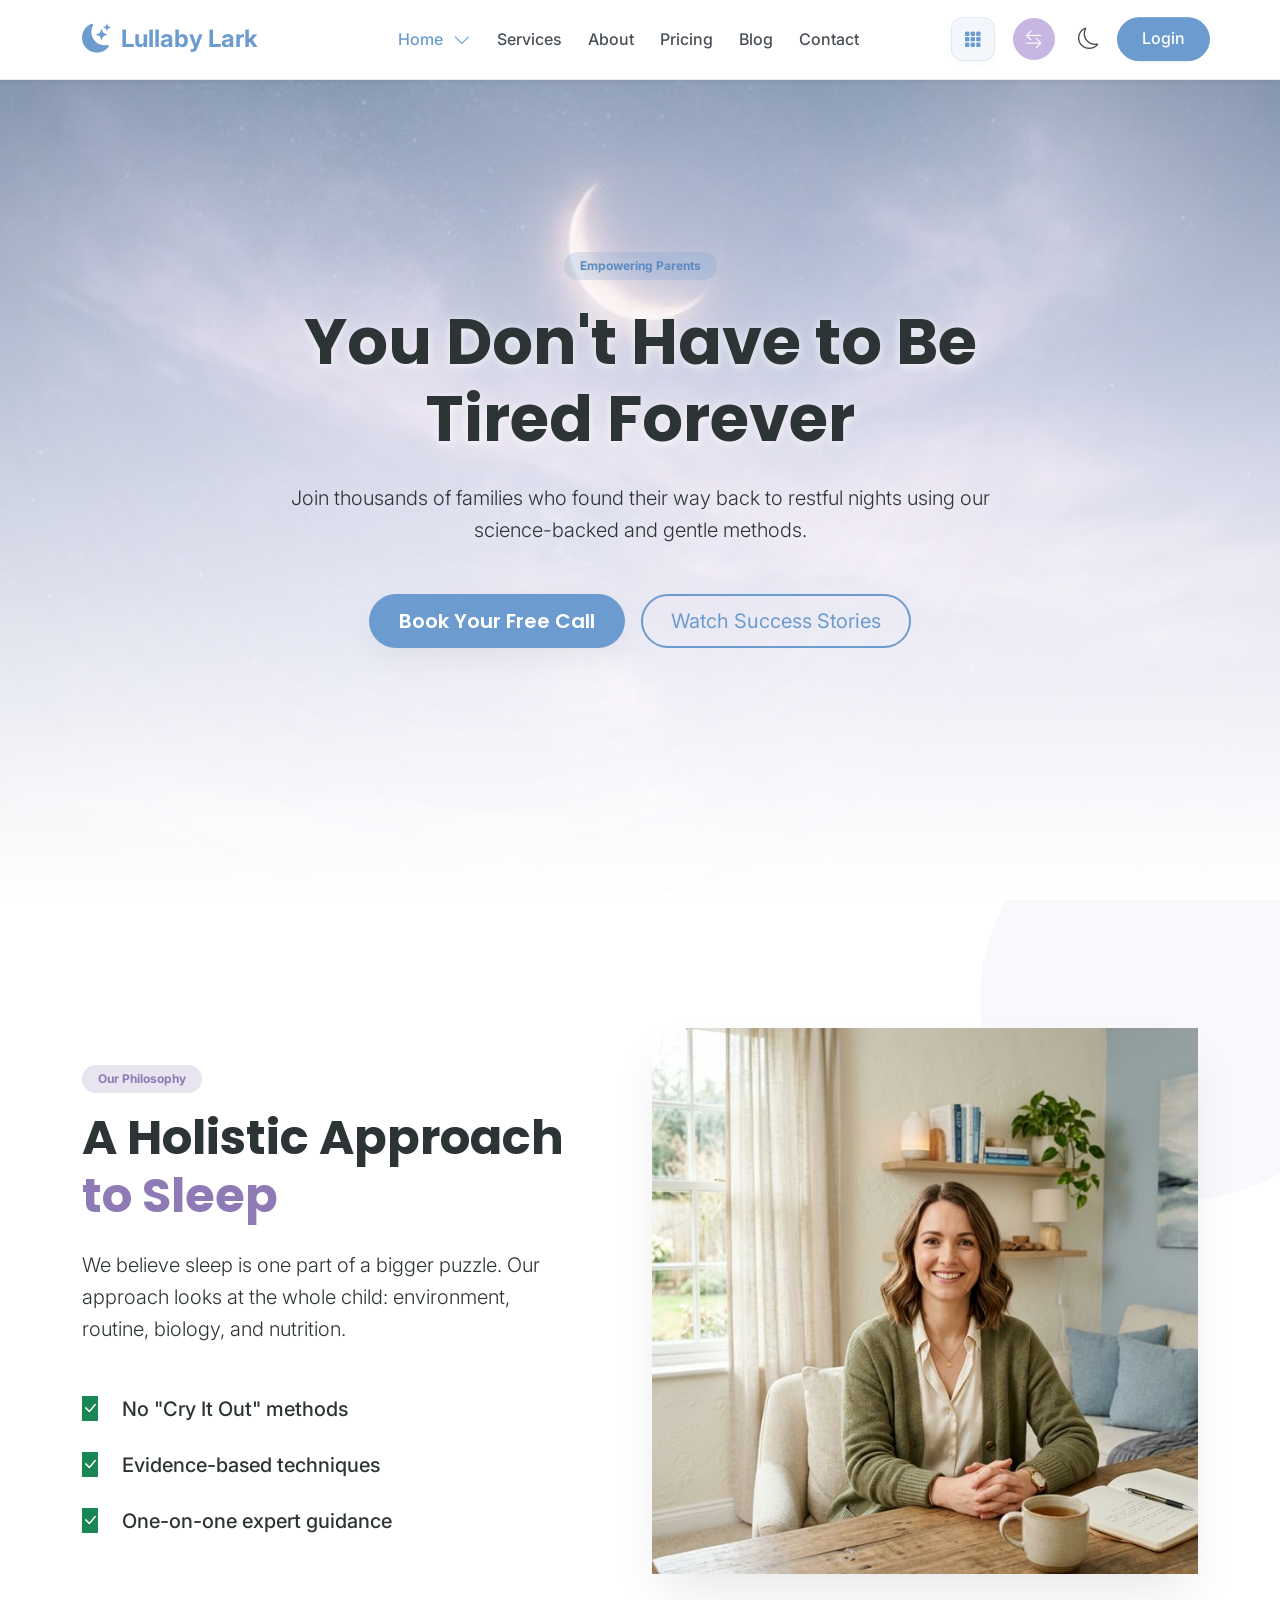
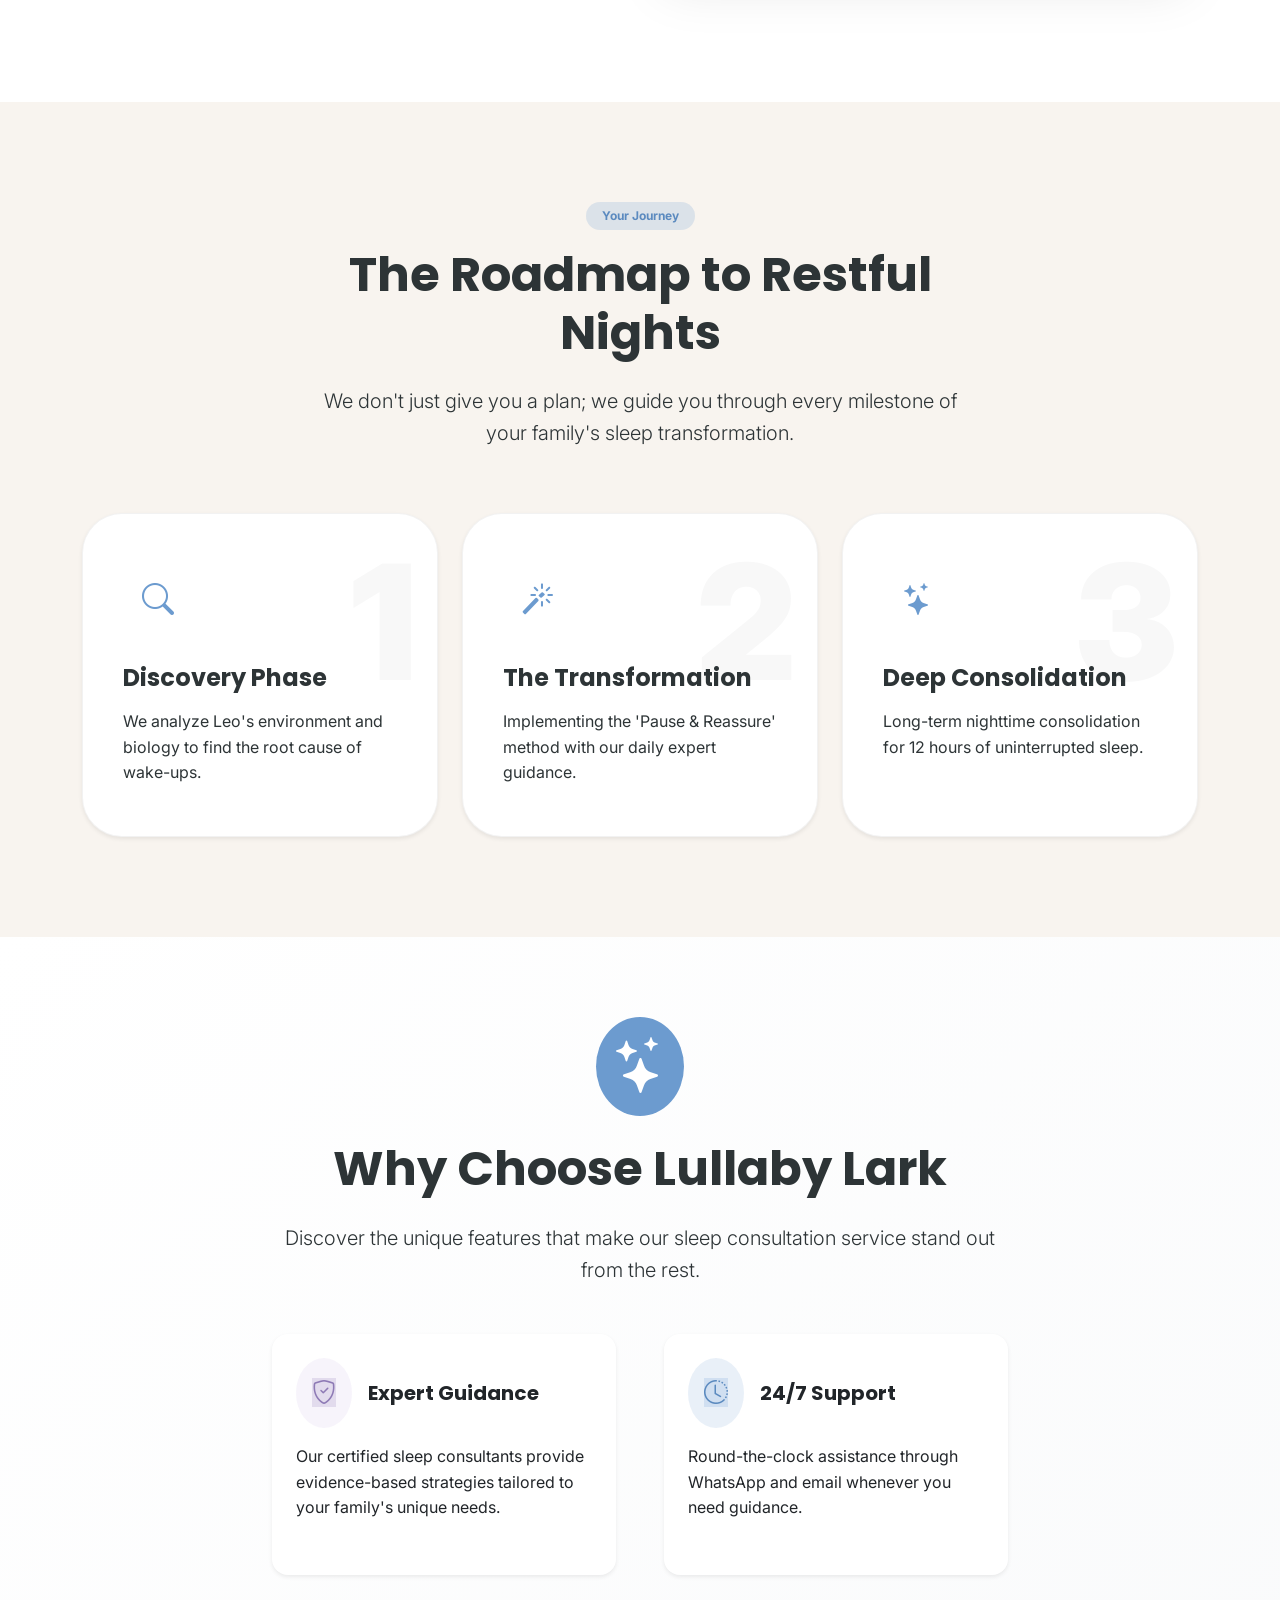
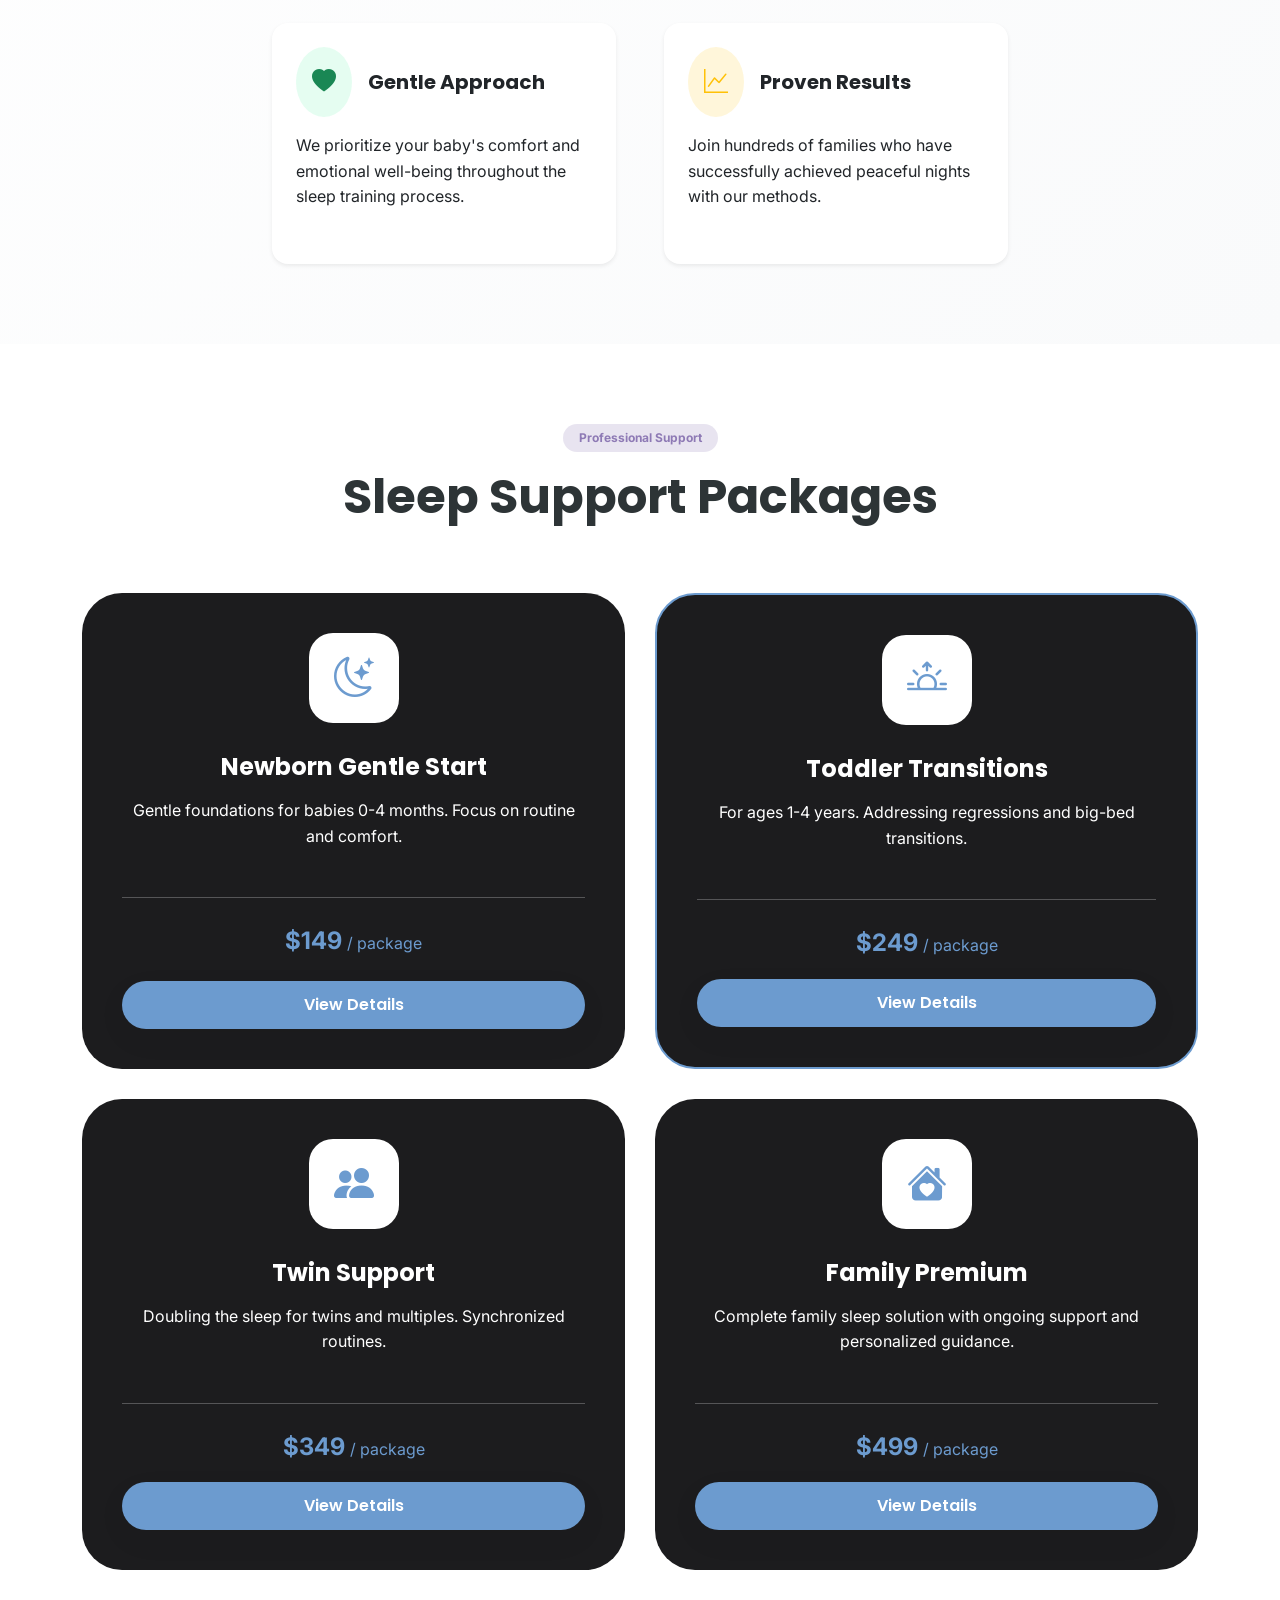
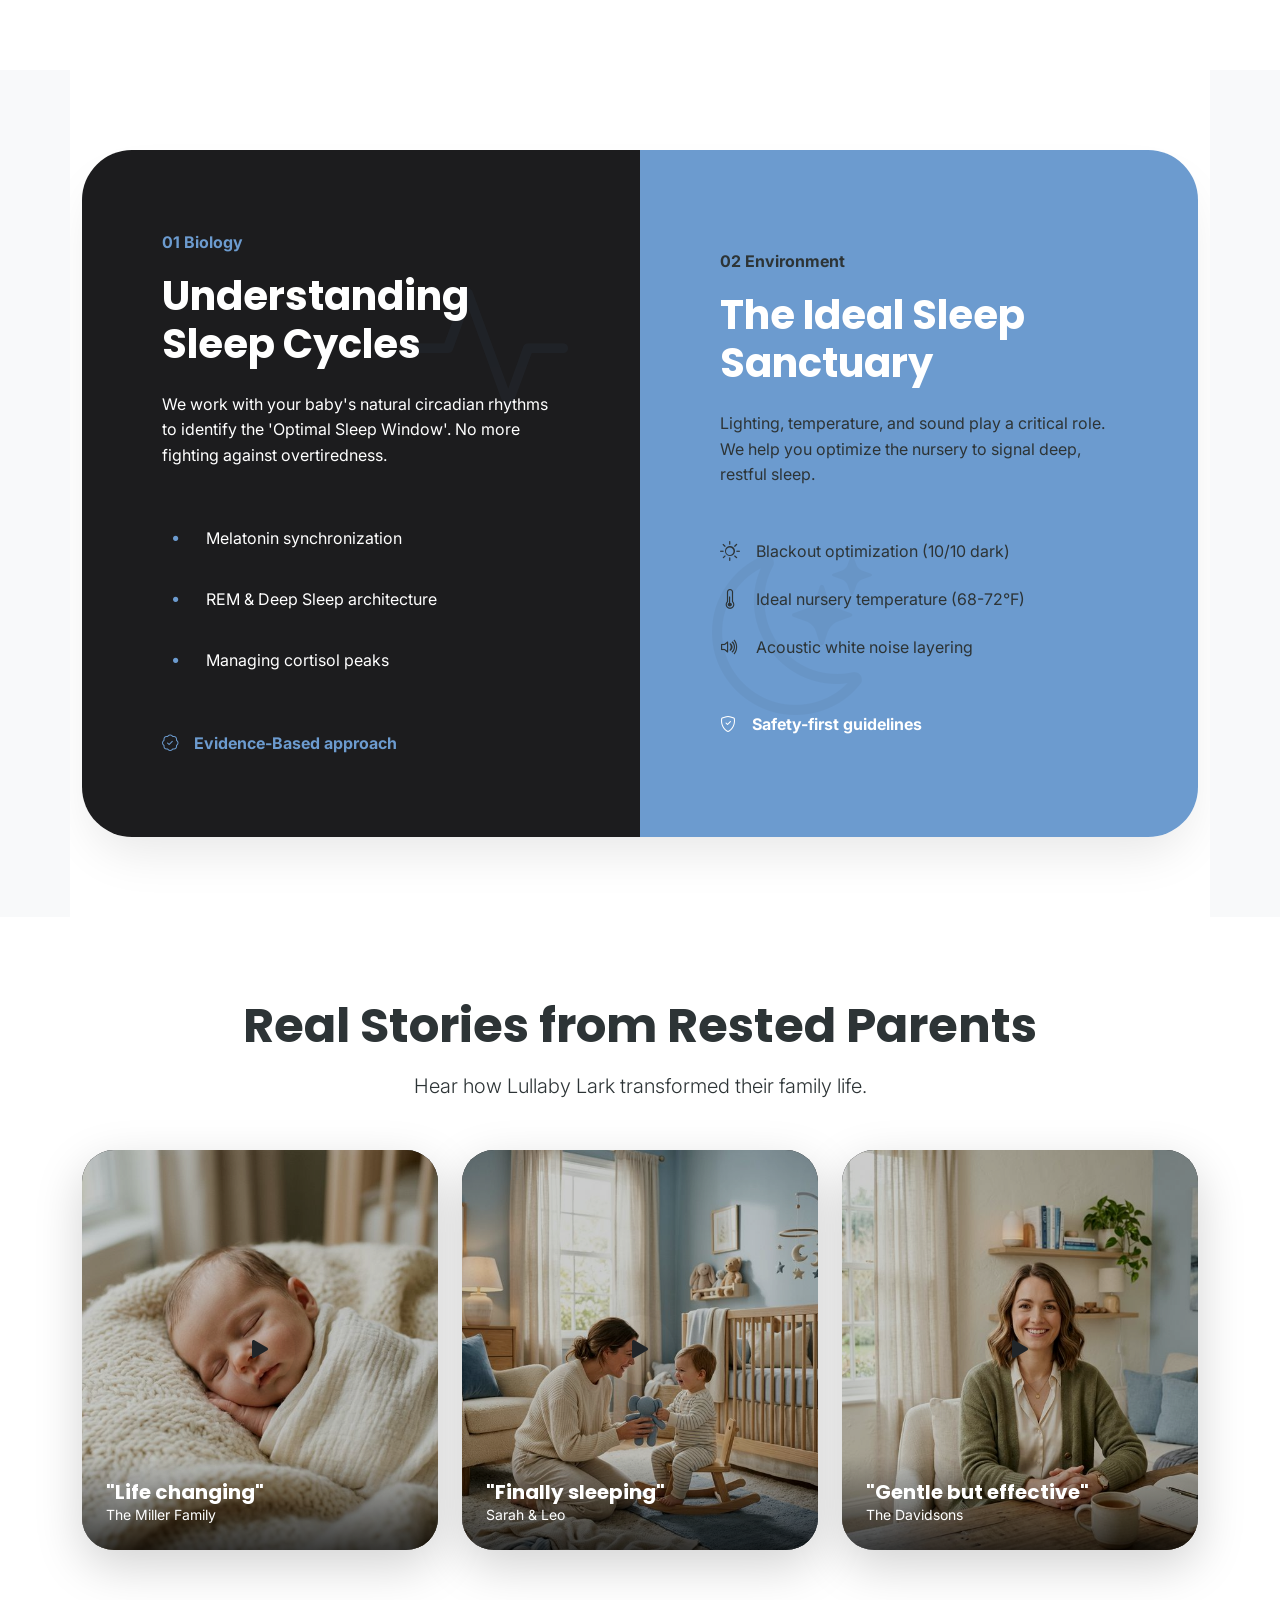
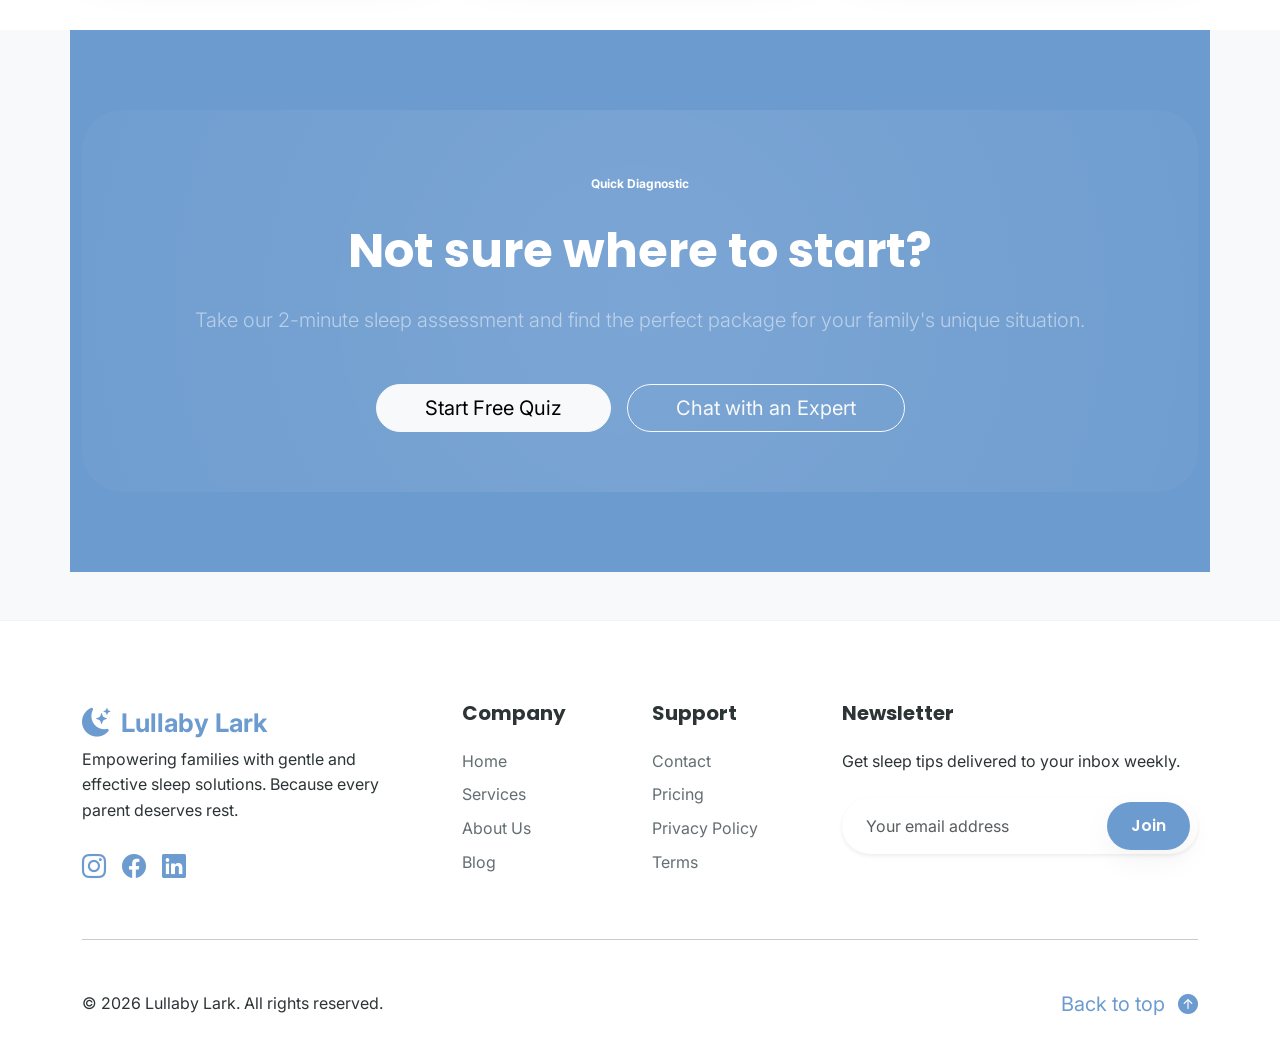
<file: home-2.html>
<!DOCTYPE html>
<html lang="en">

<head>
    <meta charset="UTF-8">
    <meta name="viewport" content="width=device-width, initial-scale=1.0">
    <title>Lullaby Lark | A New Beginning for Your Family</title>
    <link rel="icon" type="image/png" href="assets/images/favicon.png">
    <!-- Fonts -->
    <link rel="preconnect" href="https://fonts.googleapis.com">
    <link rel="preconnect" href="https://fonts.gstatic.com" crossorigin>
    <link
        href="https://fonts.googleapis.com/css2?family=Inter:wght@400;500;600&family=Poppins:wght@600;700&display=swap"
        rel="stylesheet">
    <!-- Bootstrap & Icons -->
    <link href="https://cdn.jsdelivr.net/npm/bootstrap@5.3.0/dist/css/bootstrap.min.css" rel="stylesheet">
    <link href="https://cdn.jsdelivr.net/npm/bootstrap-icons@1.11.1/font/bootstrap-icons.css" rel="stylesheet">
    <!-- Custom CSS -->
    <link rel="stylesheet" href="assets/css/style.css">
    <link rel="stylesheet" href="assets/css/rtl.css">
</head>

<body class="bg-light">

    <nav class="navbar navbar-expand-xl fixed-top">
        <div class="container">
            <a class="navbar-brand" href="index.html">
                <i class="bi bi-moon-stars-fill"></i>
                <span>Lullaby Lark</span>
            </a>

            <button class="navbar-toggler shadow-none border-0" type="button" data-bs-toggle="offcanvas"
                data-bs-target="#offcanvasNavbar">
                <span class="bi bi-list fs-1 text-primary"></span>
            </button>

            <div class="offcanvas offcanvas-end" tabindex="-1" id="offcanvasNavbar">
                <div class="offcanvas-header border-bottom">
                    <h5 class="offcanvas-title text-primary"><i class="bi bi-moon-stars-fill me-2"></i>Menu</h5>
                    <button type="button" class="btn-close shadow-none" data-bs-dismiss="offcanvas"></button>
                </div>
                <div class="offcanvas-body">
                    <ul class="navbar-nav justify-content-center flex-grow-1 pe-3">
                        <li class="nav-item dropdown">
                            <a class="nav-link active d-inline-flex align-items-center" href="#" role="button"
                                data-bs-toggle="dropdown" aria-expanded="false">
                                Home <i class="bi bi-chevron-down ms-1"
                                    style="font-size: 0.75rem; transform: translateY(1px);"></i>
                            </a>
                            <ul class="dropdown-menu border-0 shadow-lg rounded-4 overflow-hidden">
                                <li><a class="dropdown-item py-2" href="index.html">Home</a></li>
                                <li><a class="dropdown-item py-2" href="home-2.html">Home 2</a></li>
                            </ul>
                        </li>
                        <li class="nav-item"><a class="nav-link" href="services.html">Services</a></li>
                        <li class="nav-item"><a class="nav-link" href="about.html">About</a></li>
                        <li class="nav-item"><a class="nav-link" href="pricing.html">Pricing</a></li>
                        <li class="nav-item"><a class="nav-link" href="blog.html">Blog</a></li>
                        <li class="nav-item"><a class="nav-link" href="contact.html">Contact</a></li>
                        <li class="nav-item">
                            <a class="nav-link" href="#" id="rtl-toggle"><i class="bi bi-arrow-left-right"></i></a>
                        </li>
                        <li class="nav-item">
                            <a class="nav-link" href="#" id="theme-toggle">
                                <i class="bi bi-moon"></i>
                            </a>
                        </li>
                        <li class="nav-item">
                            <a class="nav-link" href="dashboard.html">
                                <i class="bi bi-grid-3x3-gap-fill"></i>
                            </a>
                        </li>
                        <li class="nav-item">
                            <a class="nav-link" href="login.html">Login</a>
                        </li>
                    </ul>

                </div>
            </div>

        </div>
    </nav>

    <!-- Alternative Hero -->
    <section class="hero-2">
        <div class="ethereal-blur"></div>
        <div class="moonlight-glow"></div>
        <!-- Dream Bubbles -->
        <div class="dream-bubble" style="left: 10%; width: 4px; height: 4px; --d: 15s;"></div>
        <div class="dream-bubble" style="left: 30%; width: 6px; height: 6px; --d: 20s; animation-delay: -5s;"></div>
        <div class="dream-bubble" style="left: 50%; width: 3px; height: 3px; --d: 18s; animation-delay: -2s;"></div>
        <div class="dream-bubble" style="left: 70%; width: 5px; height: 5px; --d: 25s; animation-delay: -10s;"></div>
        <div class="dream-bubble" style="left: 90%; width: 4px; height: 4px; --d: 22s; animation-delay: -15s;"></div>

        <div class="container position-relative z-1 text-center">
            <div class="row justify-content-center">
                <div class="col-lg-8 animate-on-scroll">
                    <span class="badge bg-primary-subtle text-primary rounded-pill px-3 py-2 mb-4">Empowering
                        Parents</span>
                    <h1 class="display-3 fw-bold mb-4">You Don't Have to Be Tired Forever</h1>
                    <p class="lead text-gray mb-5">Join thousands of families who found their way back to restful nights
                        using our science-backed and gentle methods.</p>
                    <div class="hero-actions d-flex flex-wrap justify-content-center gap-3">
                        <button class="btn btn-primary btn-lg pulse-btn">Book Your Free Call</button>
                        <button class="btn btn-outline btn-lg">Watch Success Stories</button>
                    </div>
                </div>
            </div>
        </div>
    </section>

    <!-- Holistic Approach (Redesigned) -->
    <section class="holistic-section py-10 position-relative overflow-hidden bg-white">
        <!-- Floating shapes for depth -->
        <div class="glow-pulse"
            style="background: var(--tertiary-color); width: 400px; height: 400px; position: absolute; top: -100px; right: -100px; opacity: 0.1; border-radius: 50%;">
        </div>

        <div class="container position-relative z-1">
            <div class="row align-items-center gy-5">
                <div class="col-lg-6">
                    <div class="pe-lg-5">
                        <div class="animate-on-scroll mb-4">
                            <span class="badge bg-tertiary-subtle text-tertiary rounded-pill px-3 py-2 mb-3">Our
                                Philosophy</span>
                            <h2 class="display-5 fw-bold mb-4">A Holistic Approach <br><span class="text-tertiary">to
                                    Sleep</span></h2>
                        </div>
                        <p class="text-gray lead mb-5 animate-on-scroll" style="animation-delay: 0.1s;">We believe sleep
                            is one part of a bigger puzzle. Our approach looks at the whole child: environment, routine,
                            biology, and nutrition.</p>

                        <div class="holistic-checklist">
                            <div class="d-flex align-items-center gap-4 mb-4 animate-on-scroll stagger-item"
                                style="animation-delay: 0.2s;">
                                <div class="icon-circle bg-success text-white">
                                    <i class="bi bi-check-lg"></i>
                                </div>
                                <span class="fs-5 fw-medium">No "Cry It Out" methods</span>
                            </div>
                            <div class="d-flex align-items-center gap-4 mb-4 animate-on-scroll stagger-item"
                                style="animation-delay: 0.3s;">
                                <div class="icon-circle bg-success text-white">
                                    <i class="bi bi-check-lg"></i>
                                </div>
                                <span class="fs-5 fw-medium">Evidence-based techniques</span>
                            </div>
                            <div class="d-flex align-items-center gap-4 animate-on-scroll stagger-item"
                                style="animation-delay: 0.4s;">
                                <div class="icon-circle bg-success text-white">
                                    <i class="bi bi-check-lg"></i>
                                </div>
                                <span class="fs-5 fw-medium">One-on-one expert guidance</span>
                            </div>
                        </div>
                    </div>
                </div>
                <div class="col-lg-6">
                    <div class="holistic-img-frame animate-on-scroll slide-in-right">
                        <div class="decorative-border"></div>
                        <img src="assets/images/about_consultant.png" alt="Consultant"
                            class="img-fluid holistic-img shadow-2xl">
                    </div>
                </div>
            </div>
        </div>
    </section>


    <!-- Unique Sleep Journey Milestone Section -->
    <section class="milestones-section overflow-hidden">
        <div class="container">
            <div class="row mb-5 justify-content-center text-center">
                <div class="col-lg-7 animate-on-scroll">
                    <span class="badge bg-primary-subtle text-primary rounded-pill px-3 py-2 mb-3">Your Journey</span>
                    <h2 class="display-5 fw-bold mb-4">The Roadmap to Restful Nights</h2>
                    <p class="lead text-gray">We don't just give you a plan; we guide you through every milestone of
                        your family's sleep transformation.</p>
                </div>
            </div>

            <div class="row g-4 position-relative">
                <!-- SVG Path Decoration -->
                <svg class="position-absolute d-none d-lg-block" width="100%" height="200"
                    style="top: 50%; left: 0; z-index: 0; opacity: 0.1;">
                    <path d="M0,100 C200,100 400,0 600,100 C800,200 1000,100 1200,100" stroke="var(--primary-color)"
                        stroke-width="2" fill="none" class="journey-path" />
                </svg>

                <div class="col-lg-4 animate-on-scroll">
                    <div class="milestone-card shadow-sm">
                        <div class="milestone-number">1</div>
                        <div class="milestone-icon fs-2 text-primary">
                            <i class="bi bi-search"></i>
                        </div>
                        <h4 class="fw-bold mb-3">Discovery Phase</h4>
                        <p class="text-gray mb-0">We analyze Leo's environment and biology to find the root cause of
                            wake-ups.</p>
                    </div>
                </div>

                <div class="col-lg-4 animate-on-scroll" style="animation-delay: 0.2s;">
                    <div class="milestone-card shadow-sm">
                        <div class="milestone-number">2</div>
                        <div class="milestone-icon fs-2 text-primary">
                            <i class="bi bi-magic"></i>
                        </div>
                        <h4 class="fw-bold mb-3">The Transformation</h4>
                        <p class="text-gray mb-0">Implementing the 'Pause & Reassure' method with our daily expert
                            guidance.</p>
                    </div>
                </div>

                <div class="col-lg-4 animate-on-scroll" style="animation-delay: 0.4s;">
                    <div class="milestone-card shadow-sm">
                        <div class="milestone-number">3</div>
                        <div class="milestone-icon fs-2 text-primary">
                            <i class="bi bi-stars"></i>
                        </div>
                        <h4 class="fw-bold mb-3">Deep Consolidation</h4>
                        <p class="text-gray mb-0">Long-term nighttime consolidation for 12 hours of uninterrupted sleep.
                        </p>
                    </div>
                </div>
            </div>
        </div>
    </section>

    <!-- Unique Features Section -->
    <section class="py-8 bg-gradient-light">
        <div class="container">
            <div class="row justify-content-center">
                <div class="col-lg-8 animate-on-scroll">
                    <div class="text-center mb-5">
                        <div class="d-inline-block bg-primary text-white rounded-circle p-3 mb-4">
                            <i class="bi bi-stars display-4"></i>
                        </div>
                        <h2 class="display-5 fw-bold mb-4">Why Choose Lullaby Lark</h2>
                        <p class="lead text-gray">Discover the unique features that make our sleep consultation service
                            stand out from the rest.</p>
                    </div>

                    <div class="row g-5">
                        <div class="col-md-6 animate-on-scroll" style="animation-delay: 0.1s;">
                            <div class="card border-0 bg-white rounded-4 p-4 h-100 shadow-sm hover-up">
                                <div class="d-flex align-items-center mb-3">
                                    <div class="bg-tertiary-subtle rounded-circle p-3 me-3">
                                        <i class="bi bi-shield-check text-tertiary fs-4"></i>
                                    </div>
                                    <h5 class="fw-bold mb-0">Expert Guidance</h5>
                                </div>
                                <p class="text-gray mb-0">Our certified sleep consultants provide evidence-based
                                    strategies tailored to your family's unique needs.</p>
                            </div>
                        </div>
                        <div class="col-md-6 animate-on-scroll" style="animation-delay: 0.2s;">
                            <div class="card border-0 bg-white rounded-4 p-4 h-100 shadow-sm hover-up">
                                <div class="d-flex align-items-center mb-3">
                                    <div class="bg-primary-subtle rounded-circle p-3 me-3">
                                        <i class="bi bi-clock-history text-primary fs-4"></i>
                                    </div>
                                    <h5 class="fw-bold mb-0">24/7 Support</h5>
                                </div>
                                <p class="text-gray mb-0">Round-the-clock assistance through WhatsApp and email whenever
                                    you need guidance.</p>
                            </div>
                        </div>
                        <div class="col-md-6 animate-on-scroll" style="animation-delay: 0.3s;">
                            <div class="card border-0 bg-white rounded-4 p-4 h-100 shadow-sm hover-up">
                                <div class="d-flex align-items-center mb-3">
                                    <div class="bg-success-subtle rounded-circle p-3 me-3">
                                        <i class="bi bi-heart-fill text-success fs-4"></i>
                                    </div>
                                    <h5 class="fw-bold mb-0">Gentle Approach</h5>
                                </div>
                                <p class="text-gray mb-0">We prioritize your baby's comfort and emotional well-being
                                    throughout the sleep training process.</p>
                            </div>
                        </div>
                        <div class="col-md-6 animate-on-scroll" style="animation-delay: 0.4s;">
                            <div class="card border-0 bg-white rounded-4 p-4 h-100 shadow-sm hover-up">
                                <div class="d-flex align-items-center mb-3">
                                    <div class="bg-warning-subtle rounded-circle p-3 me-3">
                                        <i class="bi bi-graph-up text-warning fs-4"></i>
                                    </div>
                                    <h5 class="fw-bold mb-0">Proven Results</h5>
                                </div>
                                <p class="text-gray mb-0">Join hundreds of families who have successfully achieved
                                    peaceful nights with our methods.</p>
                            </div>
                        </div>
                    </div>
                </div>
            </div>
        </div>
    </section>

    <!-- 2. Tailored Packages (Unique Scroll Section) -->
    <section class="py-8 section">
        <div class="container">
            <div class="text-center mb-5 animate-on-scroll">
                <div>
                    <span class="badge bg-tertiary-subtle text-tertiary rounded-pill px-3 py-2 mb-3">Professional
                        Support</span>
                    <h2 class="display-5 fw-bold mb-0">Sleep Support Packages</h2>
                </div>
            </div>

            <div class="package-scroll-container animate-on-scroll">
                <div class="package-card component">
                    <div class="package-icon-box">
                        <i class="bi bi-moon-stars"></i>
                    </div>
                    <h4 class="fw-bold mb-3">Newborn Gentle Start</h4>
                    <p class="text-gray mb-4">Gentle foundations for babies 0-4 months. Focus on routine and comfort.
                    </p>
                    <hr class="my-4 opacity-10">
                    <p class="fw-bold text-primary fs-4">$149 <span class="fs-6 text-gray fw-normal">/ package</span>
                    </p>
                    <a href="pricing.html" class="btn btn-primary w-100 rounded-pill">View Details</a>
                </div>
                <div class="package-card component" style="border: 2px solid var(--primary-color);">
                    <div class="package-icon-box">
                        <i class="bi bi-sunrise"></i>
                    </div>
                    <h4 class="fw-bold mb-3">Toddler Transitions</h4>
                    <p class="text-gray mb-4">For ages 1-4 years. Addressing regressions and big-bed transitions.</p>
                    <hr class="my-4 opacity-10">
                    <p class="fw-bold text-primary fs-4">$249 <span class="fs-6 text-gray fw-normal">/ package</span>
                    </p>
                    <a href="pricing.html" class="btn btn-primary w-100 rounded-pill">View Details</a>
                </div>
                <div class="package-card component">
                    <div class="package-icon-box">
                        <i class="bi bi-people-fill"></i>
                    </div>
                    <h4 class="fw-bold mb-3">Twin Support</h4>
                    <p class="text-gray mb-4">Doubling the sleep for twins and multiples. Synchronized routines.</p>
                    <hr class="my-4 opacity-10">
                    <p class="fw-bold text-primary fs-4">$349 <span class="fs-6 text-gray fw-normal">/ package</span>
                    </p>
                    <a href="pricing.html" class="btn btn-primary w-100 rounded-pill">View Details</a>
                </div>
                <div class="package-card component">
                    <div class="package-icon-box">
                        <i class="bi bi-house-heart-fill"></i>
                    </div>
                    <h4 class="fw-bold mb-3">Family Premium</h4>
                    <p class="text-gray mb-4">Complete family sleep solution with ongoing support and personalized
                        guidance.</p>
                    <hr class="my-4 opacity-10">
                    <p class="fw-bold text-primary fs-4">$499 <span class="fs-6 text-gray fw-normal">/ package</span>
                    </p>
                    <a href="pricing.html" class="btn btn-primary w-100 rounded-pill">View Details</a>
                </div>
            </div>
        </div>
    </section>

    <!-- 3. The Science of Sleep (Split-Screen Section) -->
    <section class="container section">
        <div class="split-content animate-on-scroll shadow-2xl">
            <div class="split-half component position-relative">
                <div class="position-absolute top-0 end-0 p-5 mt-4 me-4">
                    <i class="bi bi-activity text-primary opacity-10" style="font-size: 10rem;"></i>
                </div>
                <div class="position-relative z-1">
                    <span class="text-primary fw-bold mb-3 d-block">01 Biology</span>
                    <h3 class="display-6 fw-bold mb-4">Understanding Sleep Cycles</h3>
                    <p class="text-gray mb-5">We work with your baby's natural circadian rhythms to identify the
                        'Optimal Sleep Window'. No more fighting against overtiredness.</p>

                    <ul class="list-unstyled mb-0">
                        <li class="mb-3 d-flex align-items-center gap-3"><i class="bi bi-dot text-primary fs-3"></i>
                            Melatonin synchronization</li>
                        <li class="mb-3 d-flex align-items-center gap-3"><i class="bi bi-dot text-primary fs-3"></i> REM
                            & Deep Sleep architecture</li>
                        <li class="mb-3 d-flex align-items-center gap-3"><i class="bi bi-dot text-primary fs-3"></i>
                            Managing cortisol peaks</li>
                    </ul>
                    <div class="d-flex align-items-center gap-3 text-primary mt-5 fw-bold">
                        <i class="bi bi-patch-check"></i> <span>Evidence-Based approach</span>
                    </div>
                </div>
            </div>
            <div class="split-half" style="background: var(--primary-color); color: white; position: relative;">
                <div class="position-absolute bottom-0 start-0 p-5 mb-4 ms-4">
                    <i class="bi bi-moon-stars text-white-50 opacity-10" style="font-size: 10rem;"></i>
                </div>
                <div class="position-relative z-1">
                    <span class="text-white-50 fw-bold mb-3 d-block">02 Environment</span>
                    <h3 class="display-6 fw-bold mb-4">The Ideal Sleep Sanctuary</h3>
                    <p class="text-white-50 mb-5">Lighting, temperature, and sound play a critical role. We help you
                        optimize the nursery to signal deep, restful sleep.</p>

                    <ul class="list-unstyled mb-0 text-white-50">
                        <li class="mb-3 d-flex align-items-center gap-3"><i class="bi bi-sun text-white-50 fs-5"></i>
                            Blackout optimization (10/10 dark)</li>
                        <li class="mb-3 d-flex align-items-center gap-3"><i
                                class="bi bi-thermometer-half text-white-50 fs-5"></i> Ideal nursery temperature
                            (68-72°F)</li>
                        <li class="mb-3 d-flex align-items-center gap-3"><i
                                class="bi bi-volume-up text-white-50 fs-5"></i> Acoustic white noise layering</li>
                    </ul>
                    <div class="d-flex align-items-center gap-3 mt-5 fw-bold">
                        <i class="bi bi-shield-check"></i> <span>Safety-first guidelines</span>
                    </div>
                </div>
            </div>
        </div>
    </section>

    <!-- 4. Client Success Stories (Video Grid) -->
    <section class="py-8 section">
        <div class="container">
            <div class="text-center mb-5 animate-on-scroll">
                <h2 class="display-5 fw-bold mb-3">Real Stories from Rested Parents</h2>
                <p class="text-gray lead">Hear how Lullaby Lark transformed their family life.</p>
            </div>
            <div class="row g-4">
                <div class="col-md-4 animate-on-scroll">
                    <div class="position-relative rounded-5 overflow-hidden shadow-lg group component"
                        style="height: 400px;">
                        <img src="assets/images/sleeping_baby_peaceful.png" alt="Video Thumb"
                            class="h-100 w-100 object-fit-cover transition-all" style="filter: brightness(0.8);">
                        <div class="position-absolute top-50 start-50 translate-middle">
                            <button
                                class="btn btn-white rounded-circle shadow-lg d-flex align-items-center justify-content-center"
                                style="width: 70px; height: 70px;">
                                <i class="bi bi-play-fill fs-2"></i>
                            </button>
                        </div>
                        <div class="position-absolute bottom-0 start-0 p-4 text-white w-100"
                            style="background: linear-gradient(transparent, rgba(0,0,0,0.7));">
                            <h5 class="mb-0">"Life changing"</h5>
                            <p class="small mb-0">The Miller Family</p>
                        </div>
                    </div>
                </div>
                <div class="col-md-4 animate-on-scroll" style="animation-delay: 0.1s;">
                    <div class="position-relative rounded-5 overflow-hidden shadow-lg group component"
                        style="height: 400px;">
                        <img src="assets/images/mother_and_toddler.png" alt="Video Thumb"
                            class="h-100 w-100 object-fit-cover transition-all" style="filter: brightness(0.8);">
                        <div class="position-absolute top-50 start-50 translate-middle">
                            <button
                                class="btn btn-white rounded-circle shadow-lg d-flex align-items-center justify-content-center"
                                style="width: 70px; height: 70px;">
                                <i class="bi bi-play-fill fs-2"></i>
                            </button>
                        </div>
                        <div class="position-absolute bottom-0 start-0 p-4 text-white w-100"
                            style="background: linear-gradient(transparent, rgba(0,0,0,0.7));">
                            <h5 class="mb-0">"Finally sleeping"</h5>
                            <p class="small mb-0">Sarah & Leo</p>
                        </div>
                    </div>
                </div>
                <div class="col-md-4 animate-on-scroll" style="animation-delay: 0.2s;">
                    <div class="position-relative rounded-5 overflow-hidden shadow-lg group component"
                        style="height: 400px;">
                        <img src="assets/images/about_consultant.png" alt="Video Thumb"
                            class="h-100 w-100 object-fit-cover transition-all" style="filter: brightness(0.8);">
                        <div class="position-absolute top-50 start-50 translate-middle">
                            <button
                                class="btn btn-white rounded-circle shadow-lg d-flex align-items-center justify-content-center"
                                style="width: 70px; height: 70px;">
                                <i class="bi bi-play-fill fs-2"></i>
                            </button>
                        </div>
                        <div class="position-absolute bottom-0 start-0 p-4 text-white w-100"
                            style="background: linear-gradient(transparent, rgba(0,0,0,0.7));">
                            <h5 class="mb-0">"Gentle but effective"</h5>
                            <p class="small mb-0">The Davidsons</p>
                        </div>
                    </div>
                </div>
            </div>
        </div>
    </section>

    <!-- 5. Family Sleep Quiz (Engagement Section) -->
    <section class="container py-8 section-dark">
        <div class="quiz-cta animate-on-scroll">
            <span class="badge bg-white-50 text-white rounded-pill px-3 py-2 mb-4">Quick Diagnostic</span>
            <h2 class="display-5 fw-bold mb-4">Not sure where to start?</h2>
            <p class="lead mb-5 text-white-50">Take our 2-minute sleep assessment and find the perfect package for your
                family's unique situation.</p>
            <div class="d-flex flex-wrap justify-content-center gap-3 position-relative z-1">
                <button class="btn btn-light btn-lg rounded-pill px-5">Start Free Quiz</button>
                <button class="btn btn-outline-light btn-lg rounded-pill px-5">Chat with an Expert</button>
            </div>
        </div>
    </section>

    <!-- Footer -->
    <footer class="mt-5">
        <div class="container animate-on-scroll">
            <div class="row g-4">
                <div class="col-lg-4">
                    <a class="navbar-brand mb-3 d-inline-block" href="#">
                        <i class="bi bi-moon-stars-fill"></i>
                        <span>Lullaby Lark</span>
                    </a>
                    <p class="text-gray pe-lg-5">Empowering families with gentle and effective sleep solutions. Because
                        every parent deserves rest.</p>
                    <div class="social-links d-flex gap-3 mt-4">
                        <a href="#" class="fs-4 text-primary social-link"><i class="bi bi-instagram"></i></a>
                        <a href="#" class="fs-4 text-primary social-link"><i class="bi bi-facebook"></i></a>
                        <a href="#" class="fs-4 text-primary social-link"><i class="bi bi-linkedin"></i></a>
                    </div>
                </div>
                <div class="col-lg-2">
                    <h5 class="mb-4 fw-bold">Company</h5>
                    <ul class="list-unstyled">
                        <li class="mb-2"><a href="index.html" class="footer-link">Home</a></li>
                        <li class="mb-2"><a href="services.html" class="footer-link">Services</a></li>
                        <li class="mb-2"><a href="about.html" class="footer-link">About Us</a></li>
                        <li class="mb-2"><a href="blog.html" class="footer-link">Blog</a></li>
                    </ul>
                </div>
                <div class="col-lg-2">
                    <h5 class="mb-4 fw-bold">Support</h5>
                    <ul class="list-unstyled">
                        <li class="mb-2"><a href="contact.html" class="footer-link">Contact</a></li>
                        <li class="mb-2"><a href="pricing.html" class="footer-link">Pricing</a></li>
                        <li class="mb-2"><a href="#" class="footer-link">Privacy Policy</a></li>
                        <li class="mb-2"><a href="#" class="footer-link">Terms</a></li>
                    </ul>
                </div>
                <div class="col-lg-4">
                    <h5 class="mb-4 fw-bold">Newsletter</h5>
                    <p class="text-gray mb-4">Get sleep tips delivered to your inbox weekly.</p>
                    <form action="#" class="newsletter-form position-relative">
                        <input type="email" class="form-control rounded-pill py-3 px-4 border-0 shadow-sm"
                            placeholder="Your email address" required>
                        <button type="submit"
                            class="btn btn-primary position-absolute top-50 end-0 translate-middle-y me-2 px-4 rounded-pill">Join</button>
                    </form>
                </div>
            </div>
            <hr class="my-5 opacity-10">
            <div class="row align-items-center">
                <div class="col-md-6 text-center text-md-start">
                    <p class="text-gray mb-0">&copy; 2026 Lullaby Lark. All rights reserved.</p>
                </div>
                <div class="col-md-6 text-center text-md-end mt-3 mt-md-0">
                    <div id="back-to-top" class="d-inline-block text-primary fs-5" style="cursor: pointer;">
                        Back to top <i class="bi bi-arrow-up-circle-fill ms-2"></i>
                    </div>
                </div>
            </div>
        </div>
    </footer>

    <script src="https://cdn.jsdelivr.net/npm/bootstrap@5.3.0/dist/js/bootstrap.bundle.min.js"></script>
    <script src="assets/js/main.js"></script>
</body>

</html>
</file>
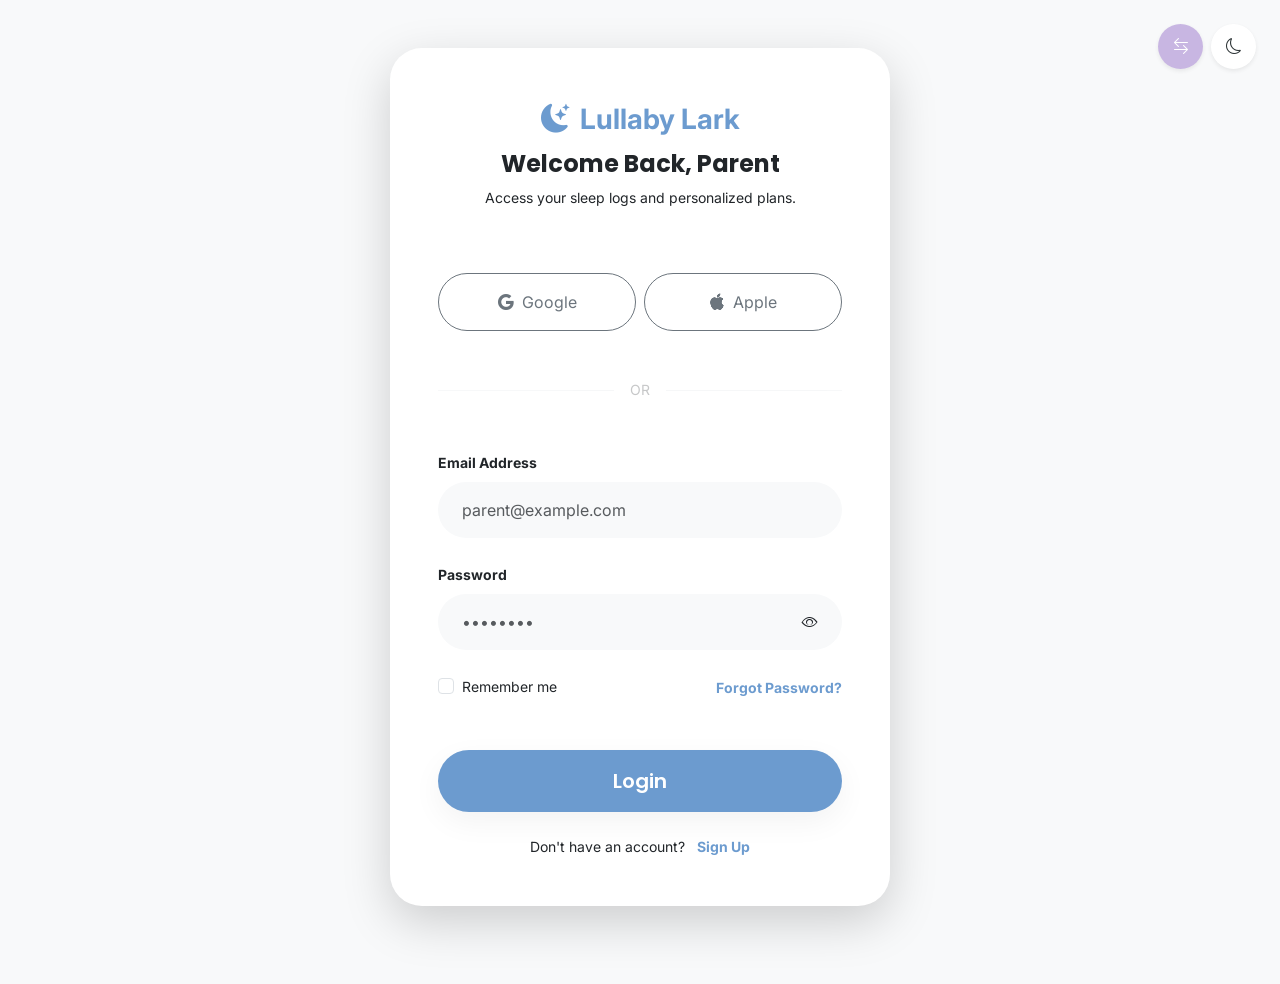
<file: login.html>
<!DOCTYPE html>
<html lang="en">
<head>
    <meta charset="UTF-8">
    <meta name="viewport" content="width=device-width, initial-scale=1.0">
    <title>Login | Lullaby Lark Client Portal</title>
    <link rel="icon" type="image/png" href="assets/images/favicon.png">
    <!-- Fonts -->
    <link rel="preconnect" href="https://fonts.googleapis.com">
    <link rel="preconnect" href="https://fonts.gstatic.com" crossorigin>
    <link href="https://fonts.googleapis.com/css2?family=Inter:wght@400;500;600&family=Poppins:wght@600;700&display=swap" rel="stylesheet">
    <!-- Bootstrap & Icons -->
    <link href="https://cdn.jsdelivr.net/npm/bootstrap@5.3.0/dist/css/bootstrap.min.css" rel="stylesheet">
    <link href="https://cdn.jsdelivr.net/npm/bootstrap-icons@1.11.1/font/bootstrap-icons.css" rel="stylesheet">
    <!-- Custom CSS -->
    <link rel="stylesheet" href="assets/css/style.css">
    <link rel="stylesheet" href="assets/css/rtl.css">
</head>
<body class="bg-light auth-page">

    <!-- Theme & RTL Toggles (Fixed Top Right) -->
    <div class="position-fixed top-0 end-0 m-3 m-md-4 z-3 d-flex gap-2">
        <div id="rtl-toggle" class="icon-btn shadow-sm rounded-circle d-flex align-items-center justify-content-center" style="width: 45px; height: 45px; cursor: pointer;">
            <i class="bi bi-arrow-left-right"></i>
        </div>
        <div id="theme-toggle" class="icon-btn bg-white shadow-sm rounded-circle d-flex align-items-center justify-content-center" style="width: 45px; height: 45px; cursor: pointer;">
            <i class="bi bi-moon"></i>
        </div>
    </div>

    <div class="container px-3 px-md-4 py-5 py-md-8 min-vh-100 d-flex flex-column align-items-center justify-content-center">
        
        <div class="card auth-card p-4 p-md-5 border-0 shadow-lg rounded-5 bg-white max-w-500 w-100 animate-on-scroll">
            <div class="text-center mb-4 mb-md-5">
                <a href="index.html" class="navbar-brand fs-2 mb-2 d-inline-flex align-items-center justify-content-center gap-2">
                    <i class="bi bi-moon-stars-fill"></i>
                    <span class="fs-3">Lullaby Lark</span>
                </a>
                <h1 class="h4 fw-bold">Welcome Back, Parent</h1>
                <p class="text-gray small">Access your sleep logs and personalized plans.</p>
            </div>
            <div class="social-login d-grid d-sm-flex gap-2 mb-4 mb-md-5">
                <button class="btn btn-outline-secondary w-100 rounded-pill d-flex align-items-center justify-content-center gap-2 py-2 py-md-3"><i class="bi bi-google"></i> Google</button>
                <button class="btn btn-outline-secondary w-100 rounded-pill d-flex align-items-center justify-content-center gap-2 py-2 py-md-3"><i class="bi bi-apple"></i> Apple</button>
            </div>

            <div class="divider d-flex align-items-center gap-3 mb-4 mb-md-5 opacity-25">
                 <div class="flex-grow-1 border-top"></div>
                 <div class="small">OR</div>
                 <div class="flex-grow-1 border-top"></div>
            </div>

            <form action="dashboard.html" class="needs-validation" novalidate>
                 <div class="mb-3 mb-md-4">
                     <label class="form-label fw-bold small">Email Address</label>
                     <input type="email" class="form-control rounded-pill p-3 px-4 bg-light border-0 shadow-none" placeholder="parent@example.com" required>
                 </div>
                 <div class="mb-3 mb-md-4">
                     <label class="form-label fw-bold small">Password</label>
                     <div class="position-relative">
                         <input type="password" class="form-control rounded-pill p-3 px-4 bg-light border-0 shadow-none" placeholder="••••••••" required>
                         <button type="button" class="btn position-absolute top-50 end-0 translate-middle-y border-0 bg-transparent pe-4 toggle-password" aria-label="Toggle password visibility">
                             <i class="bi bi-eye text-gray"></i>
                         </button>
                     </div>
                 </div>
                 <div class="d-flex align-items-center justify-content-between flex-row gap-2 mb-4 mb-md-5 remember-forgot-row">
                     <div class="form-check">
                         <input type="checkbox" class="form-check-input" id="rememberMe">
                         <label class="form-check-label small" for="rememberMe">Remember me</label>
                     </div>
                     <a href="#" class="small text-decoration-none fw-bold auth-link">Forgot Password?</a>
                 </div>
                 <button type="submit" class="btn btn-primary btn-lg w-100 rounded-pill py-3">Login</button>
                 <div class="text-center mt-4 small">
                      <span class="text-gray">Don't have an account?</span>
                      <a href="register.html" class="text-decoration-none fw-bold ps-2 auth-link">Sign Up</a>
                 </div>
            </form>
        </div>
    </div>

    <script src="https://cdn.jsdelivr.net/npm/bootstrap@5.3.0/dist/js/bootstrap.bundle.min.js"></script>
    <script src="assets/js/main.js"></script>
</body>
</html>
</file>
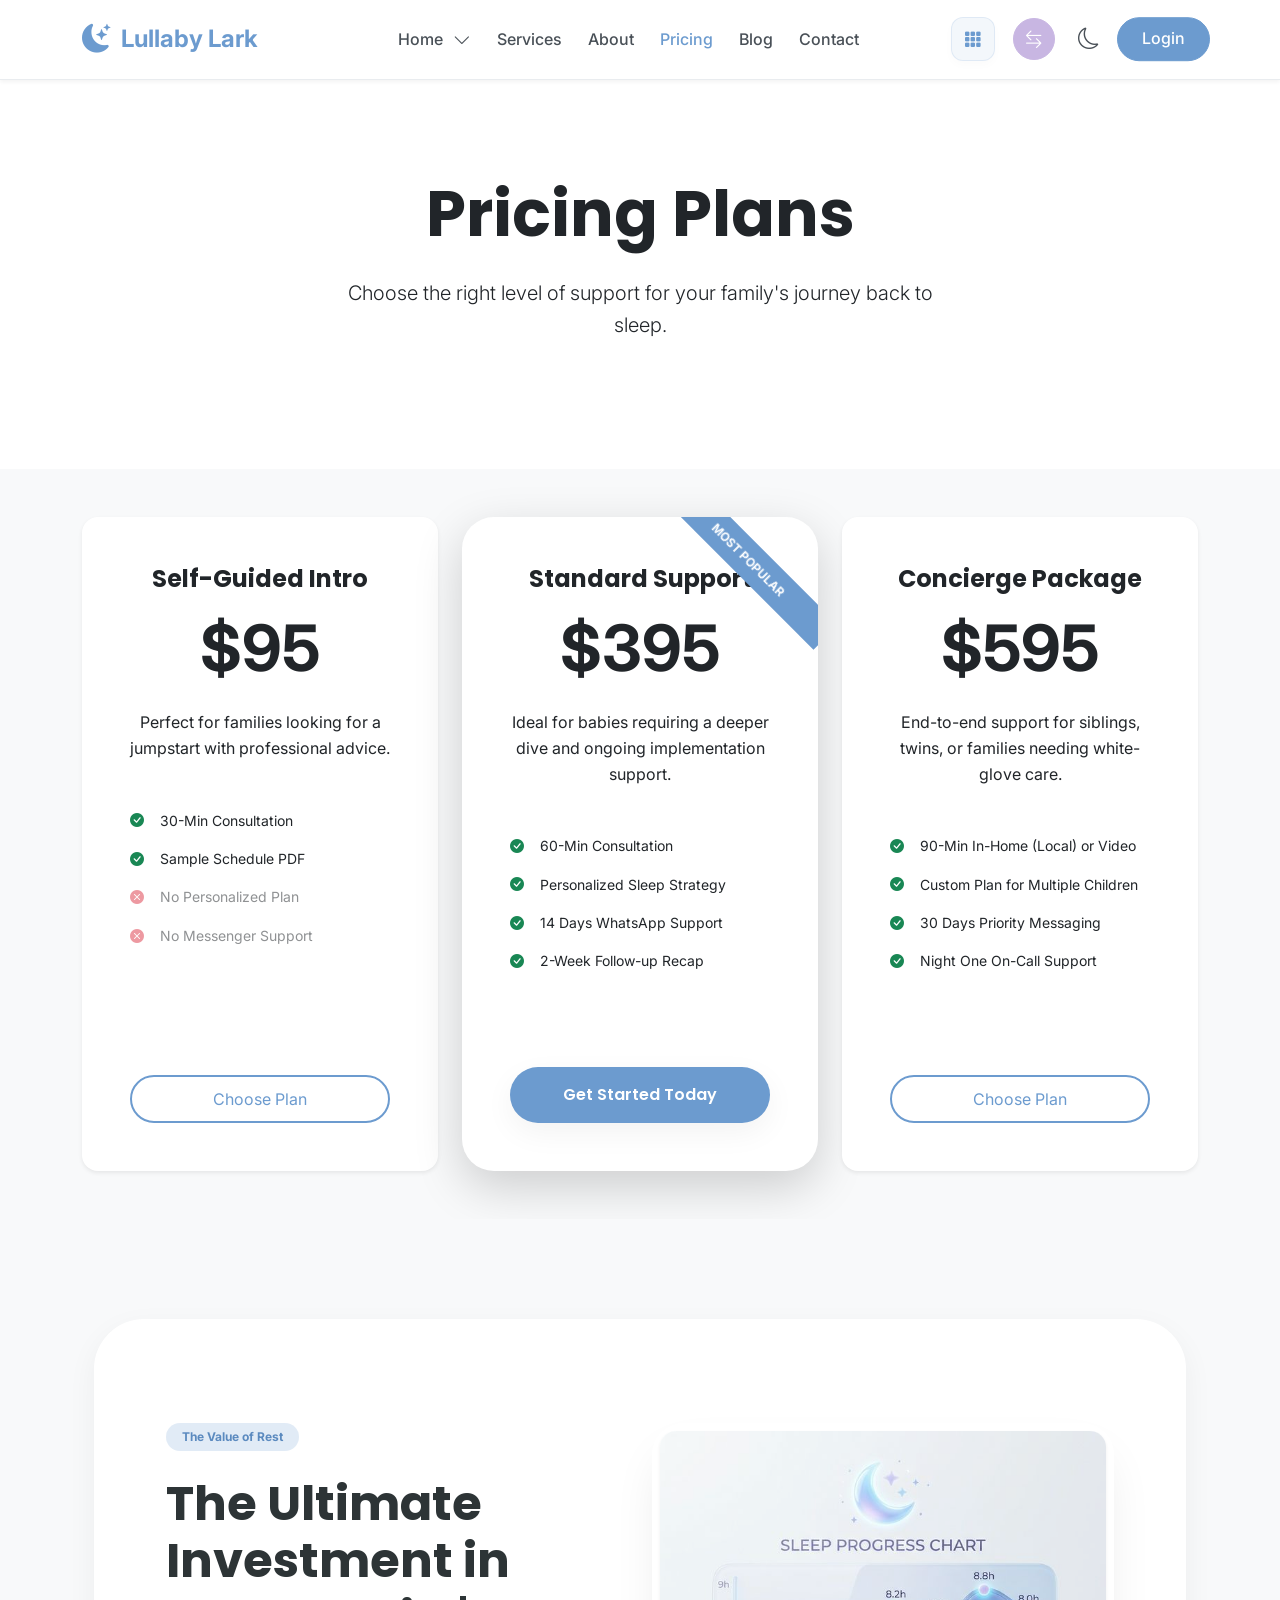
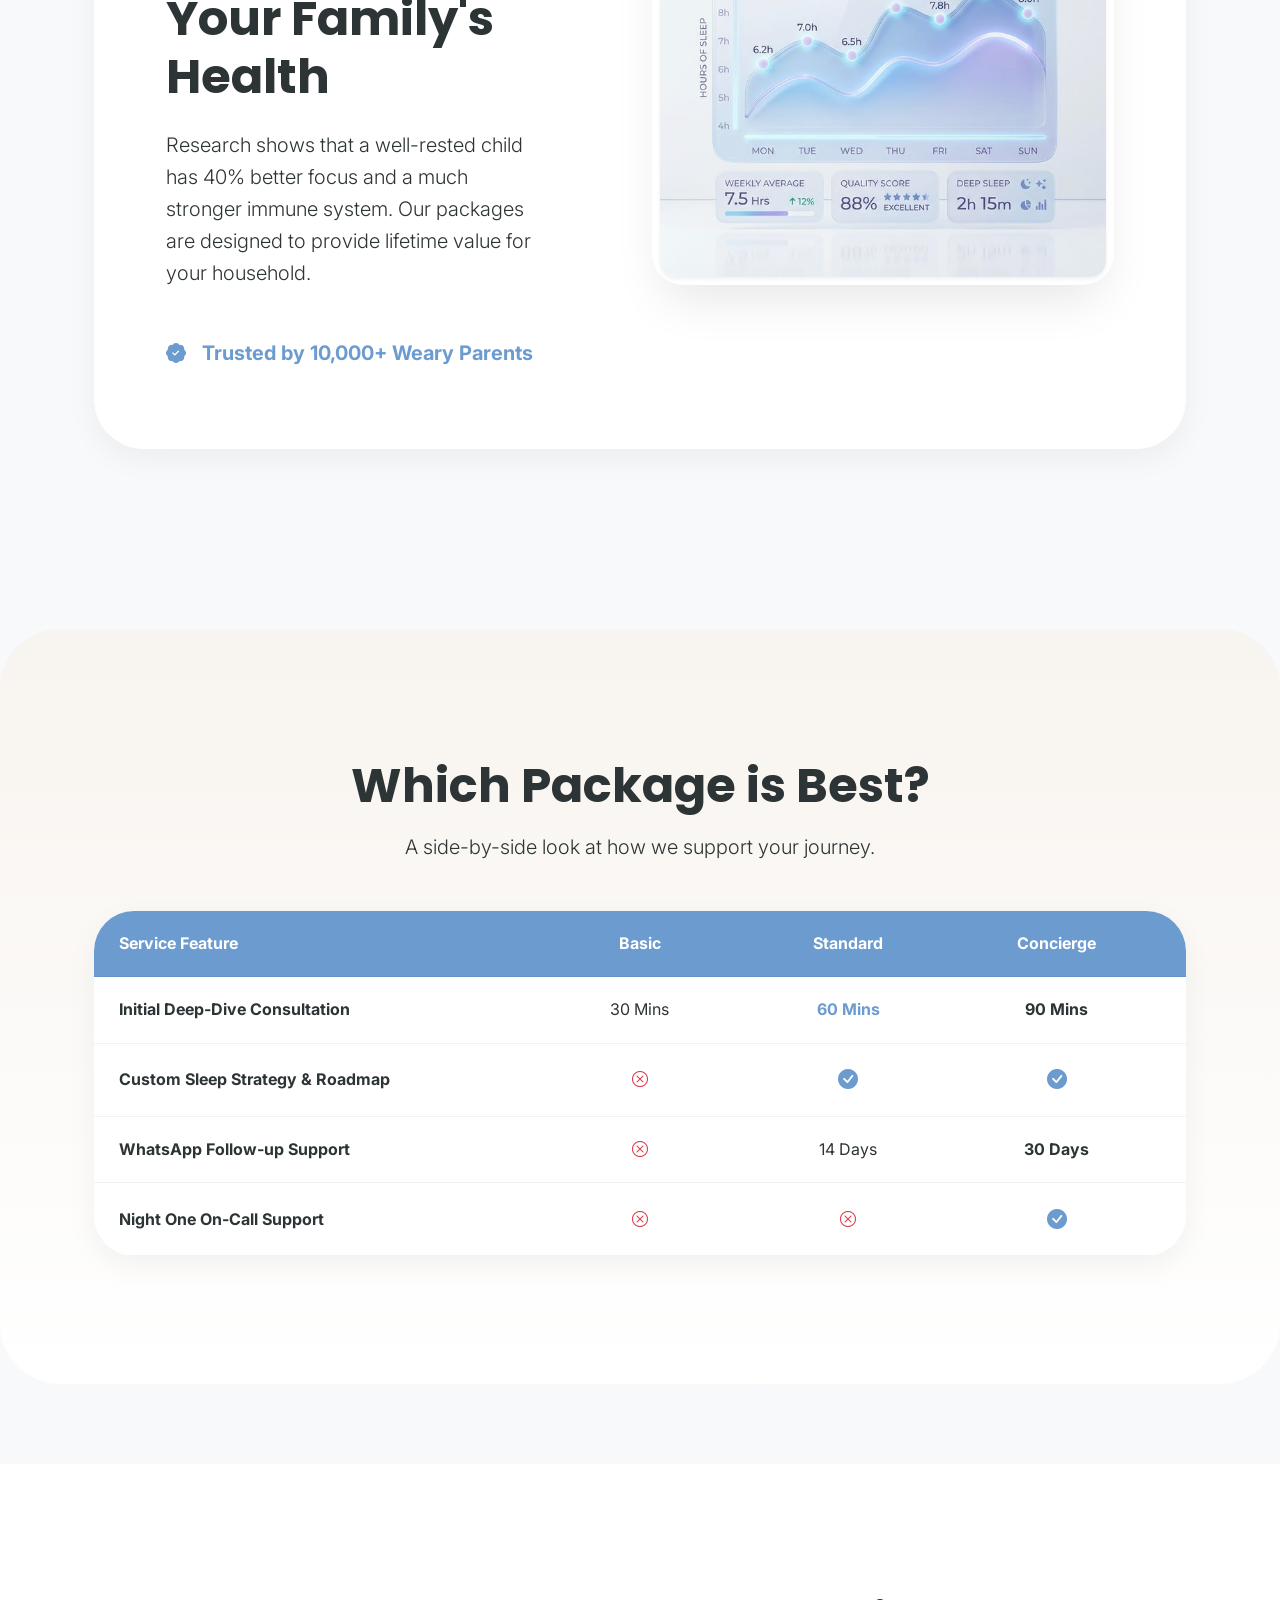
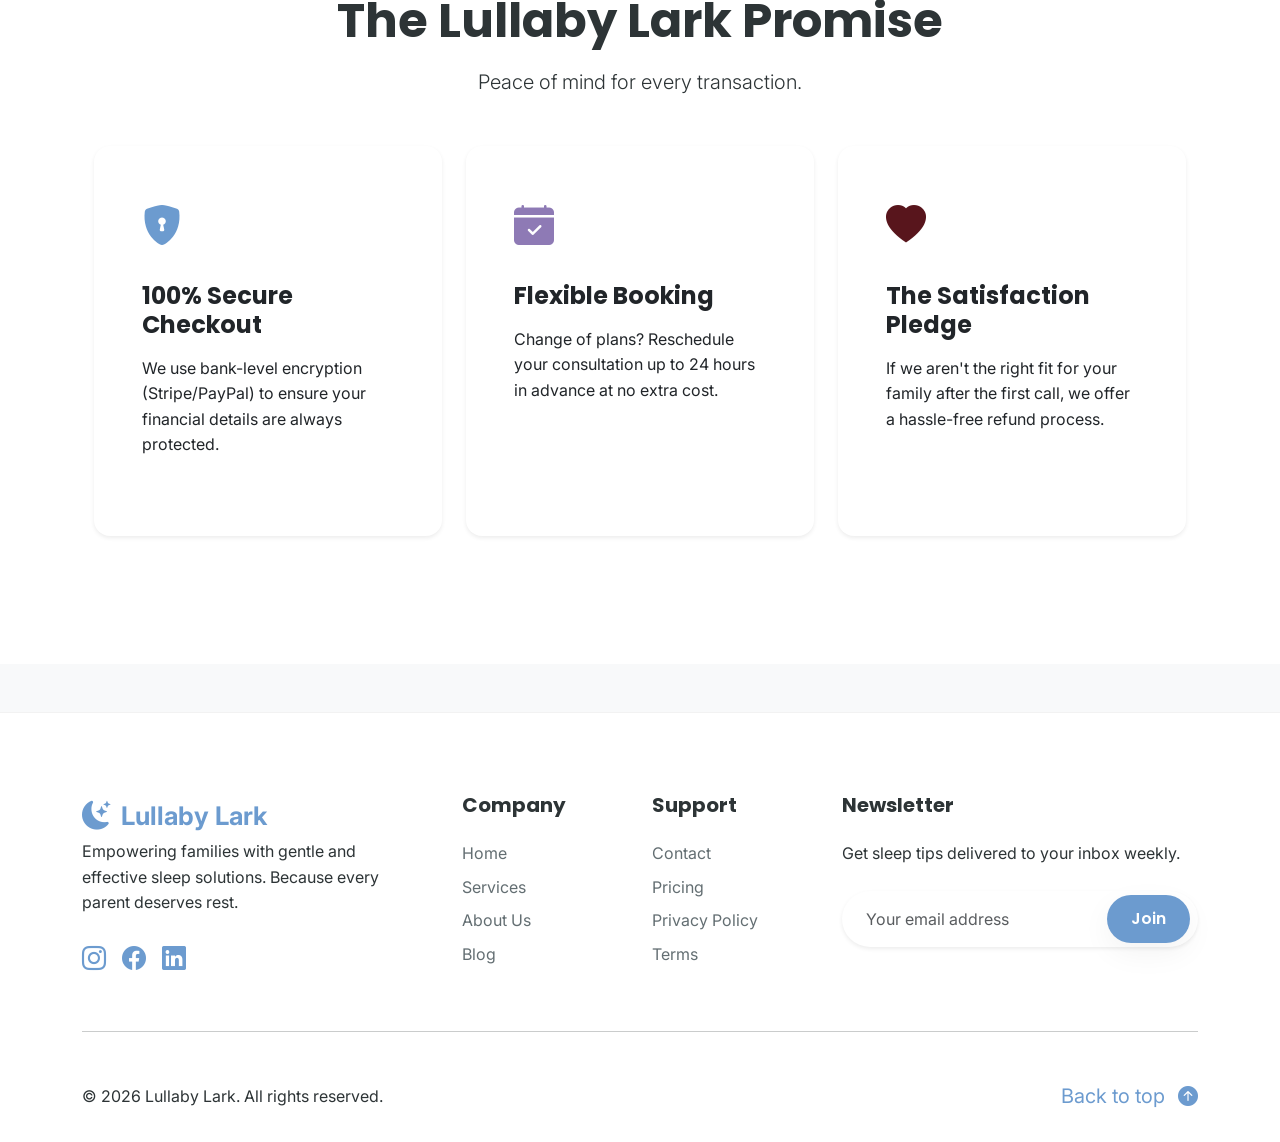
<file: pricing.html>
<!DOCTYPE html>
<html lang="en">
<head>
    <meta charset="UTF-8">
    <meta name="viewport" content="width=device-width, initial-scale=1.0">
    <title>Pricing & Packages | Lullaby Lark Sleep Consultation</title>
    <link rel="icon" type="image/png" href="assets/images/favicon.png">
    <!-- Fonts -->
    <link rel="preconnect" href="https://fonts.googleapis.com">
    <link rel="preconnect" href="https://fonts.gstatic.com" crossorigin>
    <link href="https://fonts.googleapis.com/css2?family=Inter:wght@400;500;600&family=Poppins:wght@600;700&display=swap" rel="stylesheet">
    <!-- Bootstrap & Icons -->
    <link href="https://cdn.jsdelivr.net/npm/bootstrap@5.3.0/dist/css/bootstrap.min.css" rel="stylesheet">
    <link href="https://cdn.jsdelivr.net/npm/bootstrap-icons@1.11.1/font/bootstrap-icons.css" rel="stylesheet">
    <!-- Custom CSS -->
        <link rel="stylesheet" href="assets/css/style.css">
    <link rel="stylesheet" href="assets/css/rtl.css">
</head>
<body class="bg-light">

    <!-- Header -->
    <nav class="navbar navbar-expand-xl fixed-top">
        <div class="container">
            <a class="navbar-brand" href="index.html">
                <i class="bi bi-moon-stars-fill"></i>
                <span>Lullaby Lark</span>
            </a>

            <button class="navbar-toggler shadow-none border-0" type="button" data-bs-toggle="offcanvas"
                data-bs-target="#offcanvasNavbar">
                <span class="bi bi-list fs-1 text-primary"></span>
            </button>

            <div class="offcanvas offcanvas-end" tabindex="-1" id="offcanvasNavbar">
                <div class="offcanvas-header border-bottom">
                    <h5 class="offcanvas-title text-primary"><i class="bi bi-moon-stars-fill me-2"></i>Menu</h5>
                    <button type="button" class="btn-close shadow-none" data-bs-dismiss="offcanvas"></button>
                </div>
                <div class="offcanvas-body">
                    <ul class="navbar-nav justify-content-center flex-grow-1 pe-3">
                        <li class="nav-item dropdown">
                            <a class="nav-link d-inline-flex align-items-center" href="#" role="button"
                                data-bs-toggle="dropdown" aria-expanded="false">
                                Home <i class="bi bi-chevron-down ms-1"
                                    style="font-size: 0.75rem; transform: translateY(1px);"></i>
                            </a>
                            <ul class="dropdown-menu border-0 shadow-lg rounded-4 overflow-hidden">
                                <li><a class="dropdown-item py-2" href="index.html">Home</a></li>
                                <li><a class="dropdown-item py-2" href="home-2.html">Home 2</a></li>
                            </ul>
                        </li>
                        <li class="nav-item"><a class="nav-link" href="services.html">Services</a></li>
                        <li class="nav-item"><a class="nav-link" href="about.html">About</a></li>
                        <li class="nav-item"><a class="nav-link active" href="pricing.html">Pricing</a></li>
                        <li class="nav-item"><a class="nav-link" href="blog.html">Blog</a></li>
                        <li class="nav-item"><a class="nav-link" href="contact.html">Contact</a></li>
                        <li class="nav-item">
                            <a class="nav-link" href="#" id="rtl-toggle">
                                <i class="bi bi-arrow-left-right"></i>
                            </a>
                        </li>
                        <li class="nav-item">
                            <a class="nav-link" href="#" id="theme-toggle">
                                <i class="bi bi-moon"></i>
                            </a>
                        </li>
                        <li class="nav-item">
                            <a class="nav-link" href="dashboard.html">
                                <i class="bi bi-grid-3x3-gap-fill"></i>
                            </a>
                        </li>
                        <li class="nav-item">
                            <a class="nav-link" href="login.html">Login</a>
                        </li>
                    </ul>
                </div>
            </div>
        </div>
    </nav>

    <!-- Page Title -->
    <header class="page-hero py-10 mt-5 bg-white text-dark text-center">
        <div class="container animate-on-scroll">
            <h1 class="display-3 fw-bold mb-4">Pricing Plans</h1>
            <p class="lead text-gray mb-0 max-w-600 mx-auto">Choose the right level of support for your family's journey back to sleep.</p>
        </div>
    </header>

    <!-- Pricing Grid -->
    <section class="py-5">
        <div class="container">
            <div class="row g-4 justify-content-center">
                
                <!-- Plan 1: Basic Support -->
                <div class="col-lg-4 animate-on-scroll">
                    <div class="card h-100 p-5 border-0 shadow-sm rounded-4 text-center">
                         <h4 class="mb-3">Self-Guided Intro</h4>
                         <div class="display-3 fw-bold mb-4">$95</div>
                         <p class="text-gray mb-5">Perfect for families looking for a jumpstart with professional advice.</p>
                         <ul class="list-unstyled text-start mb-5 text-gray small">
                             <li class="mb-3 d-flex gap-3"><i class="bi bi-check-circle-fill text-success"></i> 30-Min Consultation</li>
                             <li class="mb-3 d-flex gap-3"><i class="bi bi-check-circle-fill text-success"></i> Sample Schedule PDF</li>
                             <li class="mb-3 d-flex gap-3 opacity-50"><i class="bi bi-x-circle-fill text-danger"></i> No Personalized Plan</li>
                             <li class="mb-3 d-flex gap-3 opacity-50"><i class="bi bi-x-circle-fill text-danger"></i> No Messenger Support</li>
                         </ul>
                         <button class="btn btn-outline w-100 rounded-pill mt-auto">Choose Plan</button>
                    </div>
                </div>

                <!-- Plan 2: Complete Package (Highlighted) -->
                <div class="col-lg-4 animate-on-scroll">
                    <div class="card h-100 p-5 border-2 border-primary shadow-lg rounded-5 text-center bg-white position-relative overflow-hidden">
                         <div class="bg-primary text-white position-absolute py-2 px-5 rotate-45 transform-translate-middle" style="top: 25px; right: -40px; transform: rotate(45deg); font-size: 12px; font-weight: bold; width: 220px;">MOST POPULAR</div>
                         <h4 class="mb-3">Standard Support</h4>
                         <div class="display-3 fw-bold mb-4">$395</div>
                         <p class="text-gray mb-5">Ideal for babies requiring a deeper dive and ongoing implementation support.</p>
                         <ul class="list-unstyled text-start mb-5 text-gray small">
                             <li class="mb-3 d-flex gap-3"><i class="bi bi-check-circle-fill text-success"></i> 60-Min Consultation</li>
                             <li class="mb-3 d-flex gap-3"><i class="bi bi-check-circle-fill text-success"></i> Personalized Sleep Strategy</li>
                             <li class="mb-3 d-flex gap-3"><i class="bi bi-check-circle-fill text-success"></i> 14 Days WhatsApp Support</li>
                             <li class="mb-3 d-flex gap-3"><i class="bi bi-check-circle-fill text-success"></i> 2-Week Follow-up Recap</li>
                         </ul>
                         <button class="btn btn-primary w-100 rounded-pill mt-auto py-3">Get Started Today</button>
                    </div>
                </div>

                <!-- Plan 3: Premium Support -->
                <div class="col-lg-4 animate-on-scroll">
                    <div class="card h-100 p-5 border-0 shadow-sm rounded-4 text-center">
                         <h4 class="mb-3">Concierge Package</h4>
                         <div class="display-3 fw-bold mb-4">$595</div>
                         <p class="text-gray mb-5">End-to-end support for siblings, twins, or families needing white-glove care.</p>
                         <ul class="list-unstyled text-start mb-5 text-gray small">
                             <li class="mb-3 d-flex gap-3"><i class="bi bi-check-circle-fill text-success"></i> 90-Min In-Home (Local) or Video</li>
                             <li class="mb-3 d-flex gap-3"><i class="bi bi-check-circle-fill text-success"></i> Custom Plan for Multiple Children</li>
                             <li class="mb-3 d-flex gap-3"><i class="bi bi-check-circle-fill text-success"></i> 30 Days Priority Messaging</li>
                             <li class="mb-3 d-flex gap-3"><i class="bi bi-check-circle-fill text-success"></i> Night One On-Call Support</li>
                         </ul>
                         <button class="btn btn-outline w-100 rounded-pill mt-auto">Choose Plan</button>
                    </div>
                </div>

            </div>
        </div>
    </section>

    <!-- 1. Investment in Well-being (Stat Grid Section) -->
    <section class="container px-4">
        <div class="row g-4 investment-row animate-on-scroll">
            <div class="col-lg-5">
                <span class="badge bg-primary-subtle text-primary rounded-pill px-3 py-2 mb-4">The Value of Rest</span>
                <h2 class="display-5 fw-bold mb-4">The Ultimate Investment in Your Family's Health</h2>
                <p class="text-gray lead mb-5">Research shows that a well-rested child has 40% better focus and a much stronger immune system. Our packages are designed to provide lifetime value for your household.</p>
                <div class="d-flex align-items-center gap-3 text-primary fw-bold fs-5">
                    <i class="bi bi-patch-check-fill"></i>
                    <span>Trusted by 10,000+ Weary Parents</span>
                </div>
            </div>
            <div class="col-lg-6 offset-lg-1 animate-on-scroll">
                <div class="card bg-white border-0 shadow-2xl rounded-5 p-2 overflow-hidden position-relative">
                    <img src="assets/images/sleep_stats.png" alt="Sleep ROI Dashboard" class="img-fluid rounded-4 shadow-sm w-100 h-100 object-fit-cover" style="opacity: 0.9;">
                </div>
            </div>
        </div>
    </section>

    <!-- 2. Detailed Comparison (Grid Table) -->
    <section class="py-10 reassurance-bg">
        <div class="container px-4">
            <div class="text-center mb-5 animate-on-scroll">
                <h2 class="display-5 fw-bold mb-3">Which Package is Best?</h2>
                <p class="text-gray lead">A side-by-side look at how we support your journey.</p>
            </div>
            
            <div class="comparison-grid animate-on-scroll">
                <div class="comparison-row comparison-header d-grid">
                    <div>Service Feature</div>
                    <div class="text-center">Basic</div>
                    <div class="text-center">Standard</div>
                    <div class="text-center">Concierge</div>
                </div>
                
                <div class="comparison-row">
                    <div class="fw-bold">Initial Deep-Dive Consultation</div>
                    <div class="text-center">30 Mins</div>
                    <div class="text-center fw-bold text-primary">60 Mins</div>
                    <div class="text-center fw-bold">90 Mins</div>
                </div>
                <div class="comparison-row">
                    <div class="fw-bold">Custom Sleep Strategy & Roadmap</div>
                    <div class="text-center"><i class="bi bi-x-circle text-danger opacity-20"></i></div>
                    <div class="text-center"><i class="bi bi-check-circle-fill text-primary fs-5"></i></div>
                    <div class="text-center"><i class="bi bi-check-circle-fill text-primary fs-5"></i></div>
                </div>
                <div class="comparison-row">
                    <div class="fw-bold">WhatsApp Follow-up Support</div>
                    <div class="text-center"><i class="bi bi-x-circle text-danger opacity-20"></i></div>
                    <div class="text-center">14 Days</div>
                    <div class="text-center fw-bold">30 Days</div>
                </div>
                <div class="comparison-row">
                    <div class="fw-bold">Night One On-Call Support</div>
                    <div class="text-center"><i class="bi bi-x-circle text-danger opacity-20"></i></div>
                    <div class="text-center"><i class="bi bi-x-circle text-danger opacity-20"></i></div>
                    <div class="text-center fw-bold text-primary"><i class="bi bi-check-circle-fill fs-5"></i></div>
                </div>
            </div>
        </div>
    </section>

    <!-- 3. Our Payment Promise (Trust Indicators) -->
    <section class="py-10 bg-white">
        <div class="container px-4">
            <div class="text-center animate-on-scroll mb-5">
                <h2 class="display-5 fw-bold mb-3">The Lullaby Lark Promise</h2>
                <p class="text-gray lead">Peace of mind for every transaction.</p>
            </div>
            
            <div class="row g-4">
                <div class="col-lg-4 animate-on-scroll">
                    <div class="trust-item pulse-soft card shadow-sm p-5 border-0 rounded-4 h-100">
                        <i class="bi bi-shield-lock-fill fs-1 text-primary mb-4 d-block"></i>
                        <h4 class="fw-bold mb-3">100% Secure Checkout</h4>
                        <p class="text-gray mb-0">We use bank-level encryption (Stripe/PayPal) to ensure your financial details are always protected.</p>
                    </div>
                </div>
                <div class="col-lg-4 animate-on-scroll" style="animation-delay: 0.1s;">
                    <div class="trust-item pulse-soft card shadow-sm p-5 border-0 rounded-4 h-100">
                        <i class="bi bi-calendar-check-fill fs-1 text-tertiary mb-4 d-block"></i>
                        <h4 class="fw-bold mb-3">Flexible Booking</h4>
                        <p class="text-gray mb-0">Change of plans? Reschedule your consultation up to 24 hours in advance at no extra cost.</p>
                    </div>
                </div>
                <div class="col-lg-4 animate-on-scroll" style="animation-delay: 0.2s;">
                    <div class="trust-item pulse-soft card shadow-sm p-5 border-0 rounded-4 h-100">
                        <i class="bi bi-heart-fill fs-1 text-danger-emphasis mb-4 d-block"></i>
                        <h4 class="fw-bold mb-3">The Satisfaction Pledge</h4>
                        <p class="text-gray mb-0">If we aren't the right fit for your family after the first call, we offer a hassle-free refund process.</p>
                    </div>
                </div>
            </div>
        </div>
    </section>

    <!-- Footer -->
    <footer class="mt-5">
        <div class="container animate-on-scroll">
            <div class="row g-4">
                <div class="col-lg-4">
                    <a class="navbar-brand mb-3 d-inline-block" href="#">
                        <i class="bi bi-moon-stars-fill"></i>
                        <span>Lullaby Lark</span>
                    </a>
                    <p class="text-gray pe-lg-5">Empowering families with gentle and effective sleep solutions. Because every parent deserves rest.</p>
                    <div class="social-links d-flex gap-3 mt-4">
                        <a href="#" class="fs-4 text-primary social-link"><i class="bi bi-instagram"></i></a>
                        <a href="#" class="fs-4 text-primary social-link"><i class="bi bi-facebook"></i></a>
                        <a href="#" class="fs-4 text-primary social-link"><i class="bi bi-linkedin"></i></a>
                    </div>
                </div>
                <div class="col-lg-2">
                    <h5 class="mb-4 fw-bold">Company</h5>
                    <ul class="list-unstyled">
                        <li class="mb-2"><a href="index.html" class="footer-link">Home</a></li>
                        <li class="mb-2"><a href="services.html" class="footer-link">Services</a></li>
                        <li class="mb-2"><a href="about.html" class="footer-link">About Us</a></li>
                        <li class="mb-2"><a href="blog.html" class="footer-link">Blog</a></li>
                    </ul>
                </div>
                <div class="col-lg-2">
                    <h5 class="mb-4 fw-bold">Support</h5>
                    <ul class="list-unstyled">
                        <li class="mb-2"><a href="contact.html" class="footer-link">Contact</a></li>
                        <li class="mb-2"><a href="pricing.html" class="footer-link">Pricing</a></li>
                        <li class="mb-2"><a href="#" class="footer-link">Privacy Policy</a></li>
                        <li class="mb-2"><a href="#" class="footer-link">Terms</a></li>
                    </ul>
                </div>
                <div class="col-lg-4">
                    <h5 class="mb-4 fw-bold">Newsletter</h5>
                    <p class="text-gray mb-4">Get sleep tips delivered to your inbox weekly.</p>
                    <form action="#" class="newsletter-form position-relative">
                        <input type="email" class="form-control rounded-pill py-3 px-4 border-0 shadow-sm" placeholder="Your email address" required>
                        <button type="submit" class="btn btn-primary position-absolute top-50 end-0 translate-middle-y me-2 px-4 rounded-pill">Join</button>
                    </form>
                </div>
            </div>
            <hr class="my-5 opacity-10">
            <div class="row align-items-center">
                <div class="col-md-6 text-center text-md-start">
                    <p class="text-gray mb-0">&copy; 2026 Lullaby Lark. All rights reserved.</p>
                </div>
                <div class="col-md-6 text-center text-md-end mt-3 mt-md-0">
                    <div id="back-to-top" class="d-inline-block text-primary fs-5" style="cursor: pointer;">
                        Back to top <i class="bi bi-arrow-up-circle-fill ms-2"></i>
                    </div>
                </div>
            </div>
        </div>
    </footer>

    <script src="https://cdn.jsdelivr.net/npm/bootstrap@5.3.0/dist/js/bootstrap.bundle.min.js"></script>
    <script src="assets/js/main.js"></script>
</body>
</html>
</file>
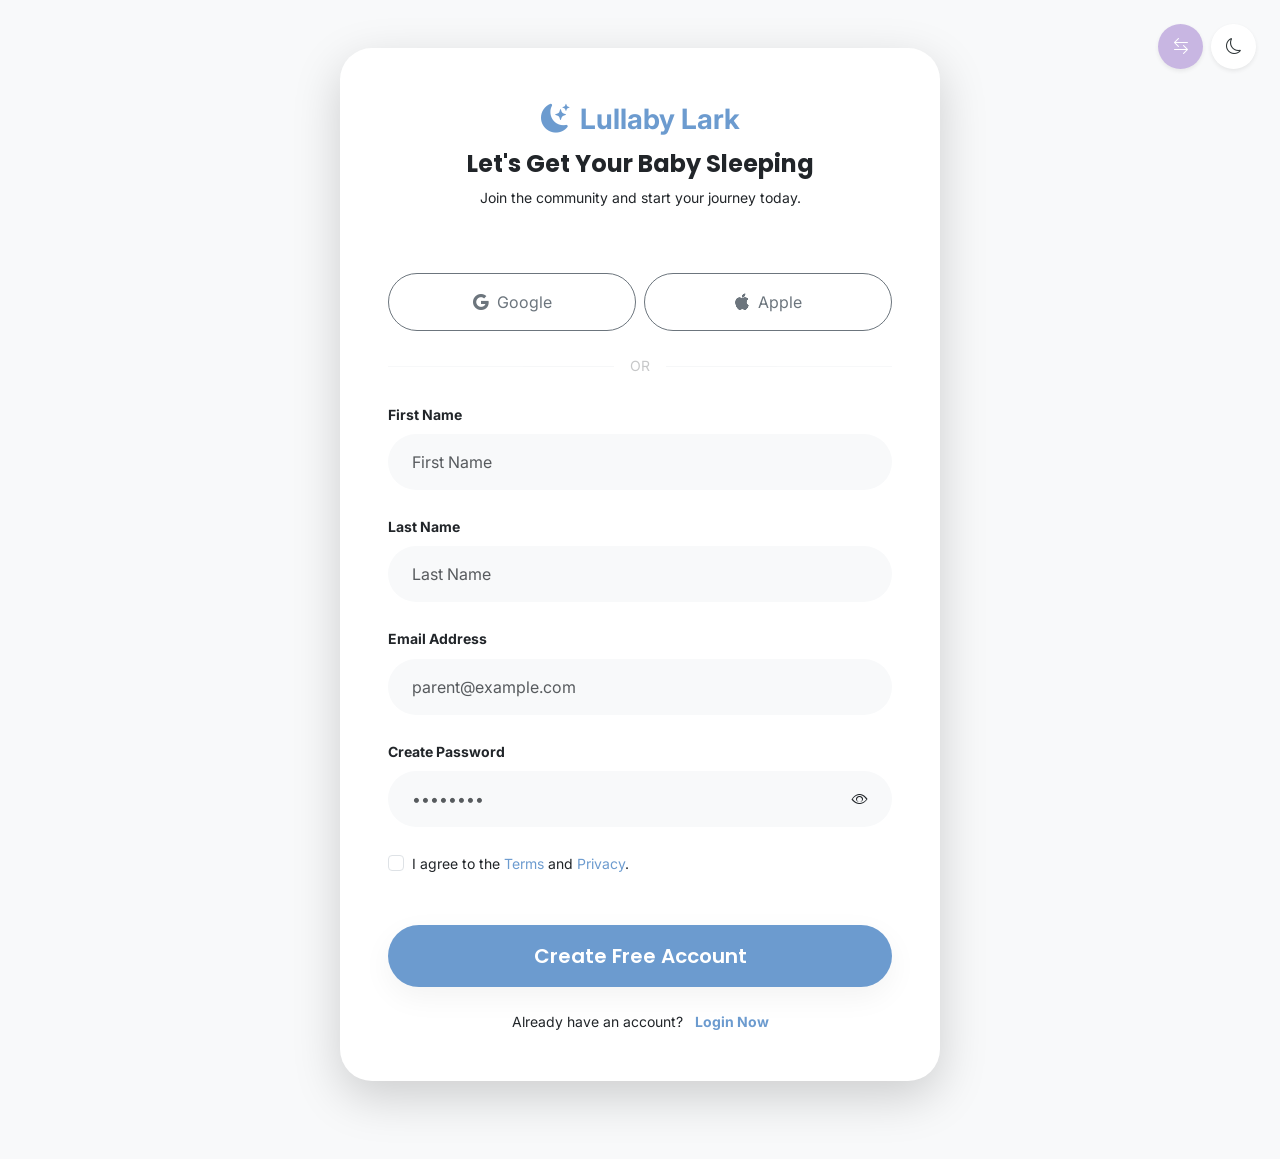
<file: register.html>
<!DOCTYPE html>
<html lang="en">
<head>
    <meta charset="UTF-8">
    <meta name="viewport" content="width=device-width, initial-scale=1.0">
    <title>Register | Join Our Restful Community | Lullaby Lark</title>
    <link rel="icon" type="image/png" href="assets/images/favicon.png">
    <!-- Fonts -->
    <link rel="preconnect" href="https://fonts.googleapis.com">
    <link rel="preconnect" href="https://fonts.gstatic.com" crossorigin>
    <link href="https://fonts.googleapis.com/css2?family=Inter:wght@400;500;600&family=Poppins:wght@600;700&display=swap" rel="stylesheet">
    <!-- Bootstrap & Icons -->
    <link href="https://cdn.jsdelivr.net/npm/bootstrap@5.3.0/dist/css/bootstrap.min.css" rel="stylesheet">
    <link href="https://cdn.jsdelivr.net/npm/bootstrap-icons@1.11.1/font/bootstrap-icons.css" rel="stylesheet">
    <!-- Custom CSS -->
    <link rel="stylesheet" href="assets/css/style.css">
    <link rel="stylesheet" href="assets/css/rtl.css">
</head>
<body class="bg-light auth-page">

    <!-- Theme & RTL Toggles (Fixed Top Right) -->
    <div class="position-fixed top-0 end-0 m-3 m-md-4 z-3 d-flex gap-2">
        <div id="rtl-toggle" class="icon-btn shadow-sm rounded-circle d-flex align-items-center justify-content-center" style="width: 45px; height: 45px; cursor: pointer;">
            <i class="bi bi-arrow-left-right"></i>
        </div>
        <div id="theme-toggle" class="icon-btn bg-white shadow-sm rounded-circle d-flex align-items-center justify-content-center" style="width: 45px; height: 45px; cursor: pointer;">
            <i class="bi bi-moon"></i>
        </div>
    </div>

    <div class="container px-3 px-md-4 py-5 py-md-8 min-vh-100 d-flex flex-column align-items-center justify-content-center">
        
        <div class="card auth-card p-4 p-md-5 border-0 shadow-lg rounded-5 bg-white max-w-600 w-100 animate-on-scroll">
            <div class="text-center mb-4 mb-md-5">
                <a href="index.html" class="navbar-brand fs-2 mb-2 d-inline-flex align-items-center justify-content-center gap-2">
                    <i class="bi bi-moon-stars-fill"></i>
                    <span class="fs-3">Lullaby Lark</span>
                </a>
                <h1 class="h4 fw-bold">Let's Get Your Baby Sleeping</h1>
                <p class="text-gray small">Join the community and start your journey today.</p>
            </div>
            <div class="social-login d-grid d-sm-flex gap-2 mb-4">
                <button class="btn btn-outline-secondary w-100 rounded-pill d-flex align-items-center justify-content-center gap-2 py-2 py-md-3 small"><i class="bi bi-google"></i> Google</button>
                <button class="btn btn-outline-secondary w-100 rounded-pill d-flex align-items-center justify-content-center gap-2 py-2 py-md-3 small"><i class="bi bi-apple"></i> Apple</button>
            </div>

            <div class="divider d-flex align-items-center gap-3 mb-4 opacity-25">
                 <div class="flex-grow-1 border-top"></div>
                 <div class="small">OR</div>
                 <div class="flex-grow-1 border-top"></div>
            </div>

            <form action="dashboard.html" class="needs-validation" novalidate>
                 <div class="mb-3 mb-md-4">
                     <label class="form-label fw-bold small">First Name</label>
                     <input type="text" class="form-control rounded-pill p-3 px-4 bg-light border-0 shadow-none" placeholder="First Name" required>
                 </div>
                 <div class="mb-3 mb-md-4">
                     <label class="form-label fw-bold small">Last Name</label>
                     <input type="text" class="form-control rounded-pill p-3 px-4 bg-light border-0 shadow-none" placeholder="Last Name" required>
                 </div>
                 <div class="mb-3 mb-md-4">
                     <label class="form-label fw-bold small">Email Address</label>
                     <input type="email" class="form-control rounded-pill p-3 px-4 bg-light border-0 shadow-none" placeholder="parent@example.com" required>
                 </div>
                 <div class="mb-3 mb-md-4">
                     <label class="form-label fw-bold small">Create Password</label>
                     <div class="position-relative">
                         <input type="password" class="form-control rounded-pill p-3 px-4 bg-light border-0 shadow-none" placeholder="••••••••" required>
                         <button type="button" class="btn position-absolute top-50 end-0 translate-middle-y border-0 bg-transparent pe-4 toggle-password" aria-label="Toggle password visibility">
                             <i class="bi bi-eye text-gray"></i>
                         </button>
                     </div>
                 </div>
                 <div class="mb-4 mb-md-5">
                      <div class="form-check">
                         <input type="checkbox" class="form-check-input" id="termsAgree" required>
                         <label class="form-check-label small" for="termsAgree">I agree to the <a href="#" class="text-decoration-none auth-link">Terms</a> and <a href="#" class="text-decoration-none auth-link">Privacy</a>.</label>
                      </div>
                 </div>
                 <button type="submit" class="btn btn-primary btn-lg w-100 rounded-pill py-3">Create Free Account</button>
                 <div class="text-center mt-4 small">
                       <span class="text-gray">Already have an account?</span>
                       <a href="login.html" class="text-decoration-none fw-bold ps-2 auth-link">Login Now</a>
                 </div>
            </form>
        </div>
    </div>

    <script src="https://cdn.jsdelivr.net/npm/bootstrap@5.3.0/dist/js/bootstrap.bundle.min.js"></script>
    <script src="assets/js/main.js"></script>
</body>
</html>
</file>
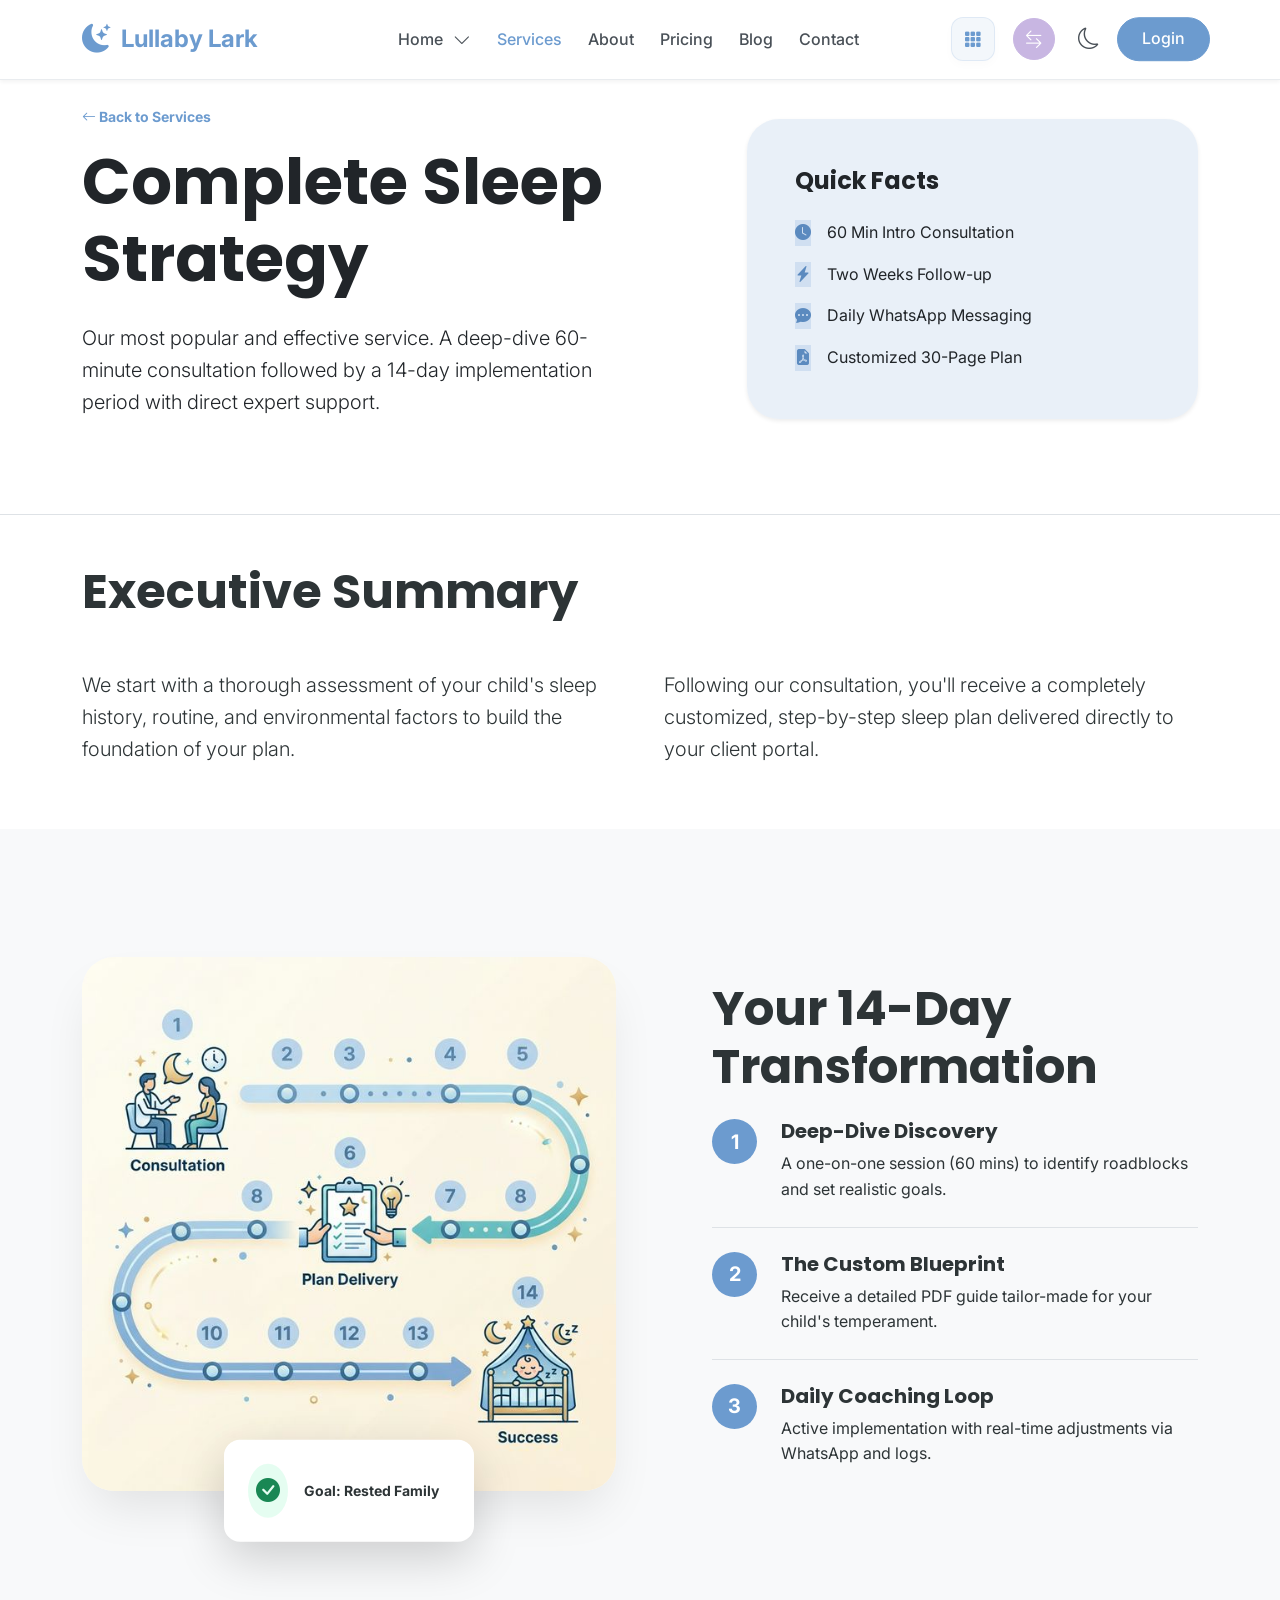
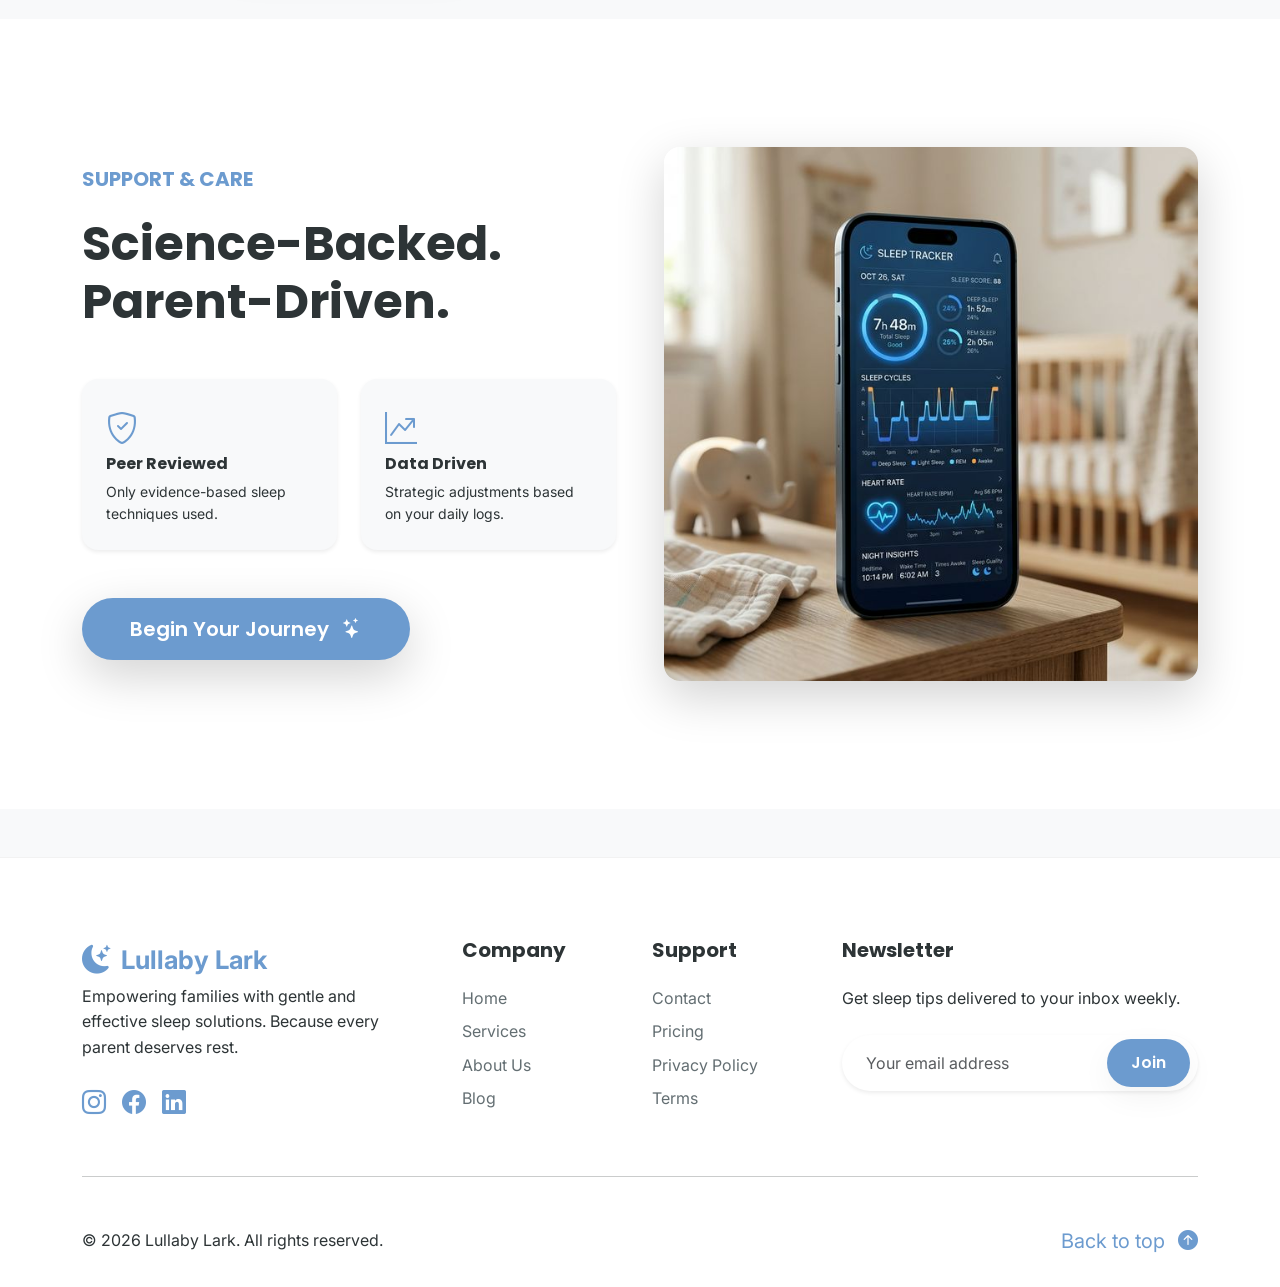
<file: service-details.html>
<!DOCTYPE html>
<html lang="en">
<head>
    <meta charset="UTF-8">
    <meta name="viewport" content="width=device-width, initial-scale=1.0">
    <title>Service Details | Lullaby Lark Sleep Support</title>
    <link rel="icon" type="image/png" href="assets/images/favicon.png">
    <!-- Fonts -->
    <link rel="preconnect" href="https://fonts.googleapis.com">
    <link rel="preconnect" href="https://fonts.gstatic.com" crossorigin>
    <link href="https://fonts.googleapis.com/css2?family=Inter:wght@400;500;600&family=Poppins:wght@600;700&display=swap" rel="stylesheet">
    <!-- Bootstrap & Icons -->
    <link href="https://cdn.jsdelivr.net/npm/bootstrap@5.3.0/dist/css/bootstrap.min.css" rel="stylesheet">
    <link href="https://cdn.jsdelivr.net/npm/bootstrap-icons@1.11.1/font/bootstrap-icons.css" rel="stylesheet">
    <!-- Custom CSS -->
    <link rel="stylesheet" href="assets/css/style.css">
    <link rel="stylesheet" href="assets/css/rtl.css">
</head>
<body class="bg-light">

    <!-- Header -->
    <nav class="navbar navbar-expand-xl fixed-top">
        <div class="container">
            <a class="navbar-brand" href="index.html">
                <i class="bi bi-moon-stars-fill"></i>
                <span>Lullaby Lark</span>
            </a>

            <button class="navbar-toggler shadow-none border-0" type="button" data-bs-toggle="offcanvas"
                data-bs-target="#offcanvasNavbar">
                <span class="bi bi-list fs-1 text-primary"></span>
            </button>

            <div class="offcanvas offcanvas-end" tabindex="-1" id="offcanvasNavbar">
                <div class="offcanvas-header border-bottom">
                    <h5 class="offcanvas-title text-primary"><i class="bi bi-moon-stars-fill me-2"></i>Menu</h5>
                    <button type="button" class="btn-close shadow-none" data-bs-dismiss="offcanvas"></button>
                </div>
                <div class="offcanvas-body">
                    <ul class="navbar-nav justify-content-center flex-grow-1 pe-3">
                        <li class="nav-item dropdown">
                            <a class="nav-link d-inline-flex align-items-center" href="#" role="button"
                                data-bs-toggle="dropdown" aria-expanded="false">
                                Home <i class="bi bi-chevron-down ms-1"
                                    style="font-size: 0.75rem; transform: translateY(1px);"></i>
                            </a>
                            <ul class="dropdown-menu border-0 shadow-lg rounded-4 overflow-hidden">
                                <li><a class="dropdown-item py-2" href="index.html">Home</a></li>
                                <li><a class="dropdown-item py-2" href="home-2.html">Home 2</a></li>
                            </ul>
                        </li>
                        <li class="nav-item"><a class="nav-link active" href="services.html">Services</a></li>
                        <li class="nav-item"><a class="nav-link" href="about.html">About</a></li>
                        <li class="nav-item"><a class="nav-link" href="pricing.html">Pricing</a></li>
                        <li class="nav-item"><a class="nav-link" href="blog.html">Blog</a></li>
                        <li class="nav-item"><a class="nav-link" href="contact.html">Contact</a></li>
                        <li class="nav-item">
                            <a class="nav-link" href="#" id="rtl-toggle">
                                <i class="bi bi-arrow-left-right"></i>
                            </a>
                        </li>
                        <li class="nav-item">
                            <a class="nav-link" href="#" id="theme-toggle">
                                <i class="bi bi-moon"></i>
                            </a>
                        </li>
                        <li class="nav-item">
                            <a class="nav-link" href="dashboard.html">
                                <i class="bi bi-grid-3x3-gap-fill"></i>
                            </a>
                        </li>
                        <li class="nav-item">
                            <a class="nav-link" href="login.html">Login</a>
                        </li>
                    </ul>
                </div>
            </div>
        </div>
    </nav>

    <!-- Page Title -->
    <header class="py-8 mt-4 bg-white text-dark border-bottom">
        <div class="container animate-on-scroll">
            <div class="row align-items-center">
                <div class="col-lg-6 mb-5 mb-lg-0">
                    <a href="services.html" class="text-decoration-none small fw-bold mb-3 d-inline-block" style="color: var(--primary-color);"> <i class="bi bi-arrow-left"></i> Back to Services</a>
                    <h1 class="display-3 fw-bold mb-4">Complete Sleep Strategy</h1>
                    <p class="lead text-gray">Our most popular and effective service. A deep-dive 60-minute consultation followed by a 14-day implementation period with direct expert support.</p>
                </div>
                <div class="col-lg-5 offset-lg-1">
                    <div class="bg-primary-subtle p-5 rounded-5 border-0 shadow-sm">
                        <h4 class="mb-4">Quick Facts</h4>
                        <ul class="list-unstyled mb-0">
                            <li class="mb-3 d-flex gap-3"><i class="bi bi-clock-fill text-primary"></i> 60 Min Intro Consultation</li>
                            <li class="mb-3 d-flex gap-3"><i class="bi bi-lightning-charge-fill text-primary"></i> Two Weeks Follow-up</li>
                            <li class="mb-3 d-flex gap-3"><i class="bi bi-chat-dots-fill text-primary"></i> Daily WhatsApp Messaging</li>
                            <li class="mb-0 d-flex gap-3"><i class="bi bi-file-earmark-pdf-fill text-primary"></i> Customized 30-Page Plan</li>
                        </ul>
                    </div>
                </div>
            </div>
        </div>
    </header>

    <!-- Detailed Explanation (Retained but reduced) -->
    <section class="py-5 bg-white">
        <div class="container animate-on-scroll">
            <h2 class="display-5 fw-bold mb-5">Executive Summary</h2>
            <div class="row row-cols-1 row-cols-md-2 g-5 text-gray lead">
                <div class="col">
                    <p>We start with a thorough assessment of your child's sleep history, routine, and environmental factors to build the foundation of your plan.</p>
                </div>
                <div class="col">
                    <p>Following our consultation, you'll receive a completely customized, step-by-step sleep plan delivered directly to your client portal.</p>
                </div>
            </div>
        </div>
    </section>

    <!-- 1. The Implementation Roadmap (New Unique Section) -->
    <section class="py-10 bg-light overflow-hidden">
        <div class="container">
            <div class="row align-items-center g-5">
                <div class="col-lg-6 animate-on-scroll">
                    <div class="position-relative">
                        <img src="assets/images/implementation_timeline.png" class="img-fluid rounded-5 shadow-2xl pulse-soft" alt="Timeline">
                        <div class="position-absolute top-100 start-50 translate-middle mt-n5 pt-n5">
                             <div class="bg-white p-4 rounded-4 shadow-lg border-0 d-flex align-items-center gap-3 animate-up" style="min-width: 250px;">
                                 <div class="bg-success-subtle text-success p-2 rounded-circle fs-4"><i class="bi bi-check-circle-fill"></i></div>
                                 <div class="small fw-bold">Goal: Rested Family</div>
                             </div>
                        </div>
                    </div>
                </div>
                <div class="col-lg-6 animate-on-scroll">
                    <div class="ps-lg-5">
                        <h2 class="display-5 fw-bold mb-4">Your 14-Day Transformation</h2>
                        <div class="timeline-steps">
                            <div class="timeline-step-item mb-4 pb-4 border-bottom d-flex gap-4">
                                <div class="step-num bg-primary text-white rounded-circle fs-5 fw-bold d-flex align-items-center justify-content-center" style="width: 45px; height: 45px; flex-shrink: 0;">1</div>
                                <div>
                                    <h5 class="fw-bold mb-2">Deep-Dive Discovery</h5>
                                    <p class="text-gray mb-0">A one-on-one session (60 mins) to identify roadblocks and set realistic goals.</p>
                                </div>
                            </div>
                            <div class="timeline-step-item mb-4 pb-4 border-bottom d-flex gap-4">
                                <div class="step-num bg-primary text-white rounded-circle fs-5 fw-bold d-flex align-items-center justify-content-center" style="width: 45px; height: 45px; flex-shrink: 0;">2</div>
                                <div>
                                    <h5 class="fw-bold mb-2">The Custom Blueprint</h5>
                                    <p class="text-gray mb-0">Receive a detailed PDF guide tailor-made for your child's temperament.</p>
                                </div>
                            </div>
                            <div class="timeline-step-item d-flex gap-4">
                                <div class="step-num bg-primary text-white rounded-circle fs-5 fw-bold d-flex align-items-center justify-content-center" style="width: 45px; height: 45px; flex-shrink: 0;">3</div>
                                <div>
                                    <h5 class="fw-bold mb-2">Daily Coaching Loop</h5>
                                    <p class="text-gray mb-0">Active implementation with real-time adjustments via WhatsApp and logs.</p>
                                </div>
                            </div>
                        </div>
                    </div>
                </div>
            </div>
        </div>
    </section>

    <!-- 2. Immediate Expert Access (New Unique Section) -->
    <section class="py-10 bg-white position-relative overflow-hidden">
        <div class="container z-index-1">
            <div class="row align-items-center flex-column-reverse flex-lg-row g-5">
                <div class="col-lg-6 animate-on-scroll">
                    <h5 class="text-primary fw-bold text-uppercase tracking-wider mb-4">Support & Care</h5>
                    <h2 class="display-5 fw-bold mb-5">Science-Backed. <br>Parent-Driven.</h2>
                    <div class="row g-4">
                        <div class="col-sm-6">
                            <div class="feature-item p-4 bg-light rounded-4 h-100 hover-up border-0 shadow-sm">
                                <i class="bi bi-shield-check fs-2 text-primary mb-3"></i>
                                <h6 class="fw-bold">Peer Reviewed</h6>
                                <p class="small text-gray mb-0">Only evidence-based sleep techniques used.</p>
                            </div>
                        </div>
                        <div class="col-sm-6">
                            <div class="feature-item p-4 bg-light rounded-4 h-100 hover-up border-0 shadow-sm">
                                <i class="bi bi-graph-up-arrow fs-2 text-primary mb-3"></i>
                                <h6 class="fw-bold">Data Driven</h6>
                                <p class="small text-gray mb-0">Strategic adjustments based on your daily logs.</p>
                            </div>
                        </div>
                    </div>
                    <div class="mt-5">
                        <a href="contact.html" class="btn btn-primary btn-lg rounded-pill px-5 py-3 shadow-lg">Begin Your Journey <i class="bi bi-stars ms-2"></i></a>
                    </div>
                </div>
                <div class="col-lg-6 text-center animate-on-scroll">
                    <div class="position-relative">
                        <img src="assets/images/support_mockup.png" class="img-fluid rounded-4 shadow-lg float-soft" alt="Support Mockup">
                        <div class="position-absolute top-50 start-50 translate-middle bg-primary rounded-circle blur-3xl opacity-10" style="width: 300px; height: 300px; z-index: -1;"></div>
                    </div>
                </div>
            </div>
        </div>
    </section>

    <!-- Footer -->
    <footer class="mt-5">
        <div class="container animate-on-scroll">
            <div class="row g-4">
                <div class="col-lg-4">
                    <a class="navbar-brand mb-3 d-inline-block" href="#">
                        <i class="bi bi-moon-stars-fill"></i>
                        <span>Lullaby Lark</span>
                    </a>
                    <p class="text-gray pe-lg-5">Empowering families with gentle and effective sleep solutions. Because every parent deserves rest.</p>
                    <div class="social-links d-flex gap-3 mt-4">
                        <a href="#" class="fs-4 text-primary social-link"><i class="bi bi-instagram"></i></a>
                        <a href="#" class="fs-4 text-primary social-link"><i class="bi bi-facebook"></i></a>
                        <a href="#" class="fs-4 text-primary social-link"><i class="bi bi-linkedin"></i></a>
                    </div>
                </div>
                <div class="col-lg-2">
                    <h5 class="mb-4 fw-bold">Company</h5>
                    <ul class="list-unstyled">
                        <li class="mb-2"><a href="index.html" class="footer-link">Home</a></li>
                        <li class="mb-2"><a href="services.html" class="footer-link">Services</a></li>
                        <li class="mb-2"><a href="about.html" class="footer-link">About Us</a></li>
                        <li class="mb-2"><a href="blog.html" class="footer-link">Blog</a></li>
                    </ul>
                </div>
                <div class="col-lg-2">
                    <h5 class="mb-4 fw-bold">Support</h5>
                    <ul class="list-unstyled">
                        <li class="mb-2"><a href="contact.html" class="footer-link">Contact</a></li>
                        <li class="mb-2"><a href="pricing.html" class="footer-link">Pricing</a></li>
                        <li class="mb-2"><a href="#" class="footer-link">Privacy Policy</a></li>
                        <li class="mb-2"><a href="#" class="footer-link">Terms</a></li>
                    </ul>
                </div>
                <div class="col-lg-4">
                    <h5 class="mb-4 fw-bold">Newsletter</h5>
                    <p class="text-gray mb-4">Get sleep tips delivered to your inbox weekly.</p>
                    <form action="#" class="newsletter-form position-relative">
                        <input type="email" class="form-control rounded-pill py-3 px-4 border-0 shadow-sm" placeholder="Your email address" required>
                        <button type="submit" class="btn btn-primary position-absolute top-50 end-0 translate-middle-y me-2 px-4 rounded-pill">Join</button>
                    </form>
                </div>
            </div>
            <hr class="my-5 opacity-10">
            <div class="row align-items-center">
                <div class="col-md-6 text-center text-md-start">
                    <p class="text-gray mb-0">&copy; 2026 Lullaby Lark. All rights reserved.</p>
                </div>
                <div class="col-md-6 text-center text-md-end mt-3 mt-md-0">
                    <div id="back-to-top" class="d-inline-block text-primary fs-5" style="cursor: pointer;">
                        Back to top <i class="bi bi-arrow-up-circle-fill ms-2"></i>
                    </div>
                </div>
            </div>
        </div>
    </footer>

    <script src="https://cdn.jsdelivr.net/npm/bootstrap@5.3.0/dist/js/bootstrap.bundle.min.js"></script>
    <script src="assets/js/main.js"></script>
</body>
</html>
</file>
<file: assets/css/style.css>
/* 
  Lullaby Lark - Design System
  Colors:
  - Primary: Soft Blue (#6C9BCF)
  - Secondary: Warm Cream (#F8F4EF)
  - Tertiary: Calm Lavender (#C8B6E2)
*/

.text-tertiary {
    color: var(--tertiary-text-light) !important;
}

.bg-tertiary-subtle {
    background-color: var(--tertiary-bg-light) !important;
}

:root {
    --primary-color: #6C9BCF;
    --secondary-color: #F8F4EF;
    --tertiary-color: #C8B6E2;
    --dark-color: #2D3436;
    --light-color: #FFFFFF;
    --gray-color: #636E72;
    --success-color: #55EFA1;
    --error-color: #FF7675;

    --surface-color: #FFFFFF;
    --border-color: rgba(0, 0, 0, 0.05);
    --glass-bg: rgba(255, 255, 255, 0.4);
    --glass-border: rgba(255, 255, 255, 0.3);

    --font-primary: 'Poppins', sans-serif;
    --font-secondary: 'Inter', sans-serif;

    /* Light theme badge visibility fixes */
    --tertiary-text-light: #8E7AB5;
    --tertiary-bg-light: rgba(200, 182, 226, 0.2);

    --spacing-xs: 4px;
    --spacing-sm: 8px;
    --spacing-md: 16px;
    --spacing-lg: 24px;
    --spacing-xl: 32px;
    --spacing-xxl: 48px;

    --border-radius: 16px;
    --transition: all 0.3s ease;
    --shadow: 0 10px 30px rgba(0, 0, 0, 0.05);
}

[data-theme="dark"] {
    --secondary-color: #0F0F0F;
    /* Deeper background */
    --dark-color: #F8F4EF;
    --light-color: #1A1A1A;
    --gray-color: #A0A0A0;
    --surface-color: #1C1C1E;
    /* Distinct card color */
    --border-color: rgba(255, 255, 255, 0.12);
    --glass-bg: rgba(255, 255, 255, 0.05);
    --glass-border: rgba(255, 255, 255, 0.1);
    --shadow: 0 10px 40px rgba(0, 0, 0, 0.6);
}


/* Dark Mode Global Overrides - Fixed all Bootstrap background classes */

/* Override for 01 Biology section specifically */
[data-theme="dark"] .split-content .split-half.bg-white {
    background: #1C1C1E !important;
    color: #FFFFFF !important;
}

/* Fix text contrast in environment section */
.split-content .text-white-50 {
    color: var(--dark-color) !important;
}

.split-content .text-white-50.fw-bold {
    color: var(--dark-color) !important;
}

/* Reduce background icon opacity for better text visibility */
.split-content .opacity-10 {
    opacity: 0.05 !important;
}

/* Fix all Bootstrap background classes */
[data-theme="dark"] .bg-light {
    background: var(--secondary-color) !important;
}

[data-theme="dark"] .bg-white {
    background: var(--secondary-color) !important;
    color: #FFFFFF !important;
}

[data-theme="dark"] .bg-light {
    background: var(--secondary-color) !important;
}

/* Components inside bg-white/bg-light should inherit properly */
[data-theme="dark"] .bg-white *,
[data-theme="dark"] .bg-light * {
    color: #FFFFFF !important;
}

[data-theme="dark"] .bg-white .text-gray,
[data-theme="dark"] .bg-light .text-gray {
    color: #FFFFFF !important;
}


/* Fix icon backgrounds in Why Choose Lullaby Lark section for dark mode */
[data-theme="dark"] .bg-tertiary-subtle {
    background: rgba(200, 182, 226, 0.2) !important;
}

[data-theme="dark"] .bg-primary-subtle {
    background: rgba(108, 155, 207, 0.2) !important;
}

[data-theme="dark"] .bg-success-subtle {
    background: rgba(85, 239, 161, 0.2) !important;
}

[data-theme="dark"] .bg-warning-subtle {
    background: rgba(255, 193, 7, 0.2) !important;
}

[data-theme="dark"] .bg-info-subtle {
    background: rgba(23, 162, 184, 0.2) !important;
}

/* Fix icon text colors in dark mode */
[data-theme="dark"] .text-tertiary {
    color: var(--tertiary-color) !important;
}

[data-theme="dark"] .text-primary {
    color: var(--primary-color) !important;
}

[data-theme="dark"] .text-success {
    color: var(--success-color) !important;
}

/* Fix btn-light button in dark mode */
[data-theme="dark"] .btn-light {
    background: #FFFFFF !important;
    color: var(--primary-color) !important;
    border: none !important;
}

[data-theme="dark"] .btn-light:hover {
    background: #F8F9FA !important;
    color: var(--primary-color) !important;
    transform: translateY(-2px);
    box-shadow: 0 5px 15px rgba(255, 255, 255, 0.2);
}

/* Fix btn-outline-light button in dark mode */
[data-theme="dark"] .btn-outline-light {
    background: transparent !important;
    color: #FFFFFF !important;
    border: 2px solid #FFFFFF !important;
}

[data-theme="dark"] .btn-outline-light:hover {
    background: #FFFFFF !important;
    color: var(--primary-color) !important;
    border-color: #FFFFFF !important;
}

/* Fix accordion cards in Common Questions section for dark mode */
[data-theme="dark"] .accordion-item {
    background: #1C1C1E !important;
    border-color: rgba(255, 255, 255, 0.1) !important;
}

[data-theme="dark"] .accordion-button {
    background: #1C1C1E !important;
    color: #FFFFFF !important;
    border-color: rgba(255, 255, 255, 0.1) !important;
}

[data-theme="dark"] .accordion-button:not(.collapsed) {
    background: #1C1C1E !important;
    color: #FFFFFF !important;
    box-shadow: none !important;
}

[data-theme="dark"] .accordion-button:focus {
    box-shadow: none !important;
    border-color: rgba(255, 255, 255, 0.1) !important;
}

[data-theme="dark"] .accordion-body {
    background: #1C1C1E !important;
    color: #FFFFFF !important;
    border-color: rgba(255, 255, 255, 0.1) !important;
}

/* Fix accordion arrow visibility in dark mode */
[data-theme="dark"] .accordion-button::after {
    background-image: url("data:image/svg+xml,%3csvg xmlns='http://www.w3.org/2000/svg' viewBox='0 0 16 16' fill='%23FFFFFF'%3e%3cpath fill-rule='evenodd' d='M1.646 4.646a.5.5 0 0 1 .708 0L8 10.293l5.646-5.647a.5.5 0 0 1 .708.708l-6 6a.5.5 0 0 1-.708 0l-6-6a.5.5 0 0 1 0-.708z'/%3e%3c/svg%3e") !important;
}

[data-theme="dark"] .accordion-button:not(.collapsed)::after {
    background-image: url("data:image/svg+xml,%3csvg xmlns='http://www.w3.org/2000/svg' viewBox='0 0 16 16' fill='%23FFFFFF'%3e%3cpath fill-rule='evenodd' d='M1.646 4.646a.5.5 0 0 1 .708 0L8 10.293l5.646-5.647a.5.5 0 0 1 .708.708l-6 6a.5.5 0 0 1-.708 0l-6-6a.5.5 0 0 1 0-.708z'/%3e%3c/svg%3e") !important;
}

/* Fix See Case Studies button in Evidence-Based Wisdom section for dark mode */
[data-theme="dark"] .btn-tertiary {
    background: var(--primary-color) !important;
    color: white !important;
    border: none !important;
}

[data-theme="dark"] .btn-tertiary:hover {
    background: #8bb4f0 !important;
    color: white !important;
    transform: translateY(-2px);
    box-shadow: 0 5px 15px rgba(139, 180, 240, 0.3);
}

[data-theme="dark"] .btn-case-studies {
    background: var(--primary-color) !important;
    color: white !important;
    border: none !important;
}

[data-theme="dark"] .btn-case-studies:hover {
    background: #8bb4f0 !important;
    color: white !important;
    transform: translateY(-2px);
    box-shadow: 0 5px 15px rgba(139, 180, 240, 0.3);
}

/* Also fix for light theme to ensure consistency */
.btn-tertiary {
    background: var(--primary-color) !important;
    color: white !important;
    border: none !important;
}

.btn-tertiary:hover {
    background: #8bb4f0 !important;
    color: white !important;
    transform: translateY(-2px);
    box-shadow: 0 5px 15px rgba(139, 180, 240, 0.3);
}

.btn-case-studies {
    background: var(--primary-color) !important;
    color: white !important;
    border: none !important;
}

.btn-case-studies:hover {
    background: #8bb4f0 !important;
    color: white !important;
    transform: translateY(-2px);
    box-shadow: 0 5px 15px rgba(139, 180, 240, 0.3);
}




/* Fix Form Inputs in Dark Mode */
[data-theme="dark"] .form-control,
[data-theme="dark"] .form-select,
[data-theme="dark"] .newsletter-form input {
    background-color: #1E1E20 !important;
    border-color: rgba(255, 255, 255, 0.1) !important;
    color: #FFFFFF !important;
}

[data-theme="dark"] .form-control::placeholder {
    color: rgba(255, 255, 255, 0.4) !important;
}

[data-theme="dark"] .card,
[data-theme="dark"] .badge-item,
[data-theme="dark"] .package-card,
[data-theme="dark"] .reveal-card,
[data-theme="dark"] .milestone-card {
    background-color: var(--surface-color);
    border: 1px solid var(--border-color);
    box-shadow: var(--shadow);
}

/* Fix Blending for Badges in Dark Mode */
[data-theme="dark"] .badge-item img {
    mix-blend-mode: normal !important;
    filter: drop-shadow(0 5px 15px rgba(0, 0, 0, 0.3));
}


[data-theme="dark"] .text-dark,
[data-theme="dark"] .text-black {
    color: var(--dark-color) !important;
}

[data-theme="dark"] .border-white {
    border-color: var(--border-color) !important;
}

[data-theme="dark"] .card,
[data-theme="dark"] .essential-card,
[data-theme="dark"] .timeline-step,
[data-theme="dark"] .compare-grid,
[data-theme="dark"] .reveal-card,
[data-theme="dark"] .featured-blog-row,
[data-theme="dark"] .wisdom-nugget,
[data-theme="dark"] .investment-row,
[data-theme="dark"] .trust-item {
    background: var(--surface-color) !important;
    color: var(--dark-color) !important;
}

[data-theme="dark"] .form-control {
    background-color: var(--light-color) !important;
    color: var(--dark-color) !important;
    border-color: var(--border-color) !important;
}

[data-theme="dark"] section[style*="background"] {
    background: var(--light-color) !important;
}

/* Specific Section Fixes */
.app-showcase-gradient {
    background: linear-gradient(135deg, var(--secondary-color) 0%, var(--surface-color) 100%) !important;
}

/* Global Bootstrap Overrides */
.text-primary {
    color: var(--primary-color) !important;
}

.bg-primary {
    background-color: var(--primary-color) !important;
}

.bg-secondary {
    background-color: var(--secondary-color) !important;
}

.bg-tertiary {
    background-color: var(--tertiary-color) !important;
}

.bg-primary-subtle { background-color: rgba(108, 155, 207, 0.15) !important; }
.bg-tertiary-subtle { background-color: rgba(200, 182, 226, 0.15) !important; }
.bg-success-subtle { background-color: rgba(85, 239, 161, 0.15) !important; }
.bg-warning-subtle { background-color: rgba(255, 193, 7, 0.15) !important; }

.btn-primary {
    background-color: var(--primary-color) !important;
    border-color: var(--primary-color) !important;
    color: white !important;
}

.btn-outline-primary {
    color: var(--primary-color) !important;
    border-color: var(--primary-color) !important;
}

.btn-outline-primary:hover {
    background-color: var(--primary-color) !important;
    color: white !important;
}

/* Footer Brand - Center on Tablet & Mobile */
@media (max-width: 991.98px) {
    footer .col-lg-4:first-child {
        text-align: center;
    }
    footer .col-lg-4:first-child .navbar-brand {
        display: inline-flex !important;
        justify-content: center;
    }
    footer .col-lg-4:first-child .social-links {
        justify-content: center !important;
    }
}

/* Footer Links */
.footer-link {
    color: var(--gray-color) !important;
    transition: var(--transition);
    display: inline-block;
    text-decoration: none !important;
}

.footer-link:hover {
    color: var(--primary-color) !important;
    transform: translateX(5px);
}

.social-link {
    transition: var(--transition);
    display: inline-block;
}

.social-link:hover {
    color: var(--primary-color) !important;
    transform: translateY(-5px);
}

body {
    font-family: var(--font-secondary);
    background-color: var(--secondary-color);
    color: var(--dark-color);
    line-height: 1.6;
    overflow-x: hidden;
}

h1,
h2,
h3,
h4,
h5,
h6 {
    font-family: var(--font-primary);
    font-weight: 700;
}

/* Animations */
@keyframes fadeInUp {
    from {
        opacity: 0;
        transform: translateY(20px);
    }

    to {
        opacity: 1;
        transform: translateY(0);
    }
}

@keyframes float {
    0% {
        transform: translateY(0px);
    }

    50% {
        transform: translateY(-10px);
    }

    100% {
        transform: translateY(0px);
    }
}

@keyframes wave {
    0% {
        border-radius: 60% 40% 30% 70% / 60% 30% 70% 40%;
        transform: scale(1);
    }

    50% {
        border-radius: 30% 60% 70% 40% / 50% 60% 30% 60%;
        transform: scale(1.1);
    }

    100% {
        border-radius: 60% 40% 30% 70% / 60% 30% 70% 40%;
        transform: scale(1);
    }
}

@keyframes sleepDust {
    0% {
        transform: translateY(0) translateX(0) scale(0);
        opacity: 0;
    }

    50% {
        opacity: 0.5;
        transform: translateY(-20px) translateX(10px) scale(1);
    }

    100% {
        transform: translateY(-40px) translateX(-10px) scale(0);
        opacity: 0;
    }
}

@keyframes haloBreath {
    0% {
        transform: scale(0.95);
        opacity: 0.1;
    }

    50% {
        transform: scale(1.05);
        opacity: 0.2;
    }

    100% {
        transform: scale(0.95);
        opacity: 0.1;
    }
}

@keyframes titleLetters {
    0% {
        opacity: 0;
        transform: translateY(10px);
        filter: blur(5px);
    }

    100% {
        opacity: 1;
        transform: translateY(0);
        filter: blur(0);
    }
}

@keyframes slideInFromLeft {
    from {
        opacity: 0;
        transform: translateX(-50px);
    }

    to {
        opacity: 1;
        transform: translateX(0);
    }
}

@keyframes floatSoft {
    0% {
        transform: translateY(0px) rotate(0deg);
    }

    50% {
        transform: translateY(-15px) rotate(2deg);
    }

    100% {
        transform: translateY(0px) rotate(0deg);
    }
}

@keyframes splitReveal {
    from {
        clip-path: inset(0 50% 0 50%);
        opacity: 0;
    }

    to {
        clip-path: inset(0 0 0 0);
        opacity: 1;
    }
}

@keyframes glowPulse {
    0% {
        box-shadow: 0 0 0px rgba(108, 155, 207, 0.2);
    }

    50% {
        box-shadow: 0 0 30px rgba(108, 155, 207, 0.4);
    }

    100% {
        box-shadow: 0 0 0px rgba(108, 155, 207, 0.2);
    }
}

@keyframes twinkle {

    0%,
    100% {
        opacity: 0.3;
        transform: scale(0.8);
    }

    50% {
        opacity: 0.8;
        transform: scale(1.2);
    }
}

@keyframes orbit {
    from {
        transform: rotate(0deg) translateX(150px) rotate(0deg);
    }

    to {
        transform: rotate(360deg) translateX(150px) rotate(-360deg);
    }
}

@keyframes zzz {
    0% {
        opacity: 0;
        transform: translate(0, 0) scale(0.5);
    }

    50% {
        opacity: 0.5;
        transform: translate(10px, -20px) scale(0.8);
    }

    100% {
        opacity: 0;
        transform: translate(20px, -40px) scale(1);
    }
}

.split-reveal {
    animation: splitReveal 1.5s cubic-bezier(0.77, 0, 0.175, 1) forwards;
}

.glow-pulse {
    animation: glowPulse 4s infinite;
}

@keyframes lineDash {
    to {
        stroke-dashoffset: 0;
    }
}

@keyframes ripple {
    0% {
        box-shadow: 0 0 0 0 rgba(108, 155, 207, 0.4);
    }

    70% {
        box-shadow: 0 0 0 20px rgba(108, 155, 207, 0);
    }

    100% {
        box-shadow: 0 0 0 0 rgba(108, 155, 207, 0);
    }
}

.timeline-line {
    stroke-dasharray: 1000;
    stroke-dashoffset: 1000;
    animation: lineDash 4s linear infinite;
}

.ripple-hover:hover {
    animation: ripple 1.5s infinite;
}

@keyframes glowSilver {
    0% {
        filter: drop-shadow(0 0 5px rgba(255, 255, 255, 0.4));
    }

    50% {
        filter: drop-shadow(0 0 20px rgba(108, 155, 207, 0.6));
    }

    100% {
        filter: drop-shadow(0 0 5px rgba(255, 255, 255, 0.4));
    }
}

.badge-glow:hover img {
    animation: glowSilver 2s infinite ease-in-out;
    transform: scale(1.1) rotate(5deg);
}

@keyframes slideUpFade {
    from {
        opacity: 0;
        transform: translateY(40px);
    }

    to {
        opacity: 1;
        transform: translateY(0);
    }
}

@keyframes circleExpand {
    0% {
        transform: scale(1);
    }

    50% {
        transform: scale(1.1);
        box-shadow: 0 0 30px rgba(108, 155, 207, 0.4);
    }

    100% {
        transform: scale(1);
    }
}

.slide-up-fade {
    animation: slideUpFade 0.8s ease-out forwards;
}

.circle-expand-hover:hover {
    animation: circleExpand 1s infinite alternate;
}

@keyframes pulseOnline {
    0% {
        transform: scale(0.95);
        box-shadow: 0 0 0 0 rgba(76, 175, 80, 0.7);
    }

    70% {
        transform: scale(1);
        box-shadow: 0 0 0 10px rgba(76, 175, 80, 0);
    }

    100% {
        transform: scale(0.95);
        box-shadow: 0 0 0 0 rgba(76, 175, 80, 0);
    }
}

.pulse-online {
    animation: pulseOnline 2s infinite;
}

.parallax-cta-card {
    background: white;
    border-radius: 40px;
    padding: 60px;
    transform: translateY(-50px);
    box-shadow: 0 50px 100px rgba(0, 0, 0, 0.08);
    position: relative;
    z-index: 10;
}

[data-theme="dark"] .parallax-cta-card {
    background: #1C1C1E !important;
    color: #FFFFFF !important;
}

[data-theme="dark"] .parallax-cta-card h2,
[data-theme="dark"] .parallax-cta-card p,
[data-theme="dark"] .parallax-cta-card .text-gray,
[data-theme="dark"] .parallax-cta-card .text-success {
    color: #FFFFFF !important;
}

/* More specific rule for response guarantee card */
[data-theme="dark"] #response-guarantee-card.parallax-cta-card {
    background: #1C1C1E !important;
    color: #FFFFFF !important;
    border: 2px solid rgba(255, 255, 255, 0.2) !important;
    box-shadow: 0 10px 40px rgba(0, 0, 0, 0.8) !important;
}

[data-theme="dark"] #response-guarantee-card.parallax-cta-card h2,
[data-theme="dark"] #response-guarantee-card.parallax-cta-card p,
[data-theme="dark"] #response-guarantee-card.parallax-cta-card .text-gray,
[data-theme="dark"] #response-guarantee-card.parallax-cta-card .text-success {
    color: #FFFFFF !important;
}

/* Blog details blockquote fix */
blockquote.bg-secondary-subtle {
    border-color: var(--primary-color) !important;
    border-width: 3px !important;
    border-style: solid !important;
}

[data-theme="dark"] blockquote.bg-secondary-subtle {
    background: #1C1C1E !important;
    color: #FFFFFF !important;
    border-color: var(--primary-color) !important;
}

[data-theme="dark"] blockquote.bg-secondary-subtle p {
    color: #FFFFFF !important;
}

/* Section Background System - Global Dark Mode Support */
.section {
    background: var(--surface-color);
    transition: background 0.3s ease;
}

.section-light {
    background: var(--surface-color);
    transition: background 0.3s ease;
}

.section-dark {
    background: var(--primary-color);
    color: white;
    transition: background 0.3s ease;
}

[data-theme="dark"] .section,
[data-theme="dark"] .section-light {
    background: var(--secondary-color);
    color: #FFFFFF;
}

[data-theme="dark"] .section-dark {
    background: var(--primary-color);
    color: white;
}

/* Component Background System */
.component {
    background: var(--surface-color);
    transition: background 0.3s ease;
}

[data-theme="dark"] .component {
    background: #1C1C1E;
    color: #FFFFFF;
}


/* Fix body background for theme consistency */
body {
    background: var(--surface-color);
    transition: background 0.3s ease;
}

[data-theme="dark"] body {
    background: var(--secondary-color);
}

/* Text Color Handling for Sections */
[data-theme="dark"] .section .text-gray,
[data-theme="dark"] .section-light .text-gray {
    color: #FFFFFF !important;
}

[data-theme="dark"] .section h1,
[data-theme="dark"] .section h2,
[data-theme="dark"] .section h3,
[data-theme="dark"] .section h4,
[data-theme="dark"] .section h5,
[data-theme="dark"] .section h6,
[data-theme="dark"] .section-light h1,
[data-theme="dark"] .section-light h2,
[data-theme="dark"] .section-light h3,
[data-theme="dark"] .section-light h4,
[data-theme="dark"] .section-light h5,
[data-theme="dark"] .section-light h6 {
    color: #FFFFFF !important;
}

[data-theme="dark"] .section p,
[data-theme="dark"] .section-light p {
    color: #FFFFFF !important;
}

[data-theme="dark"] .component h1,
[data-theme="dark"] .component h2,
[data-theme="dark"] .component h3,
[data-theme="dark"] .component h4,
[data-theme="dark"] .component h5,
[data-theme="dark"] .component h6 {
    color: #FFFFFF !important;
}

[data-theme="dark"] .component p,
[data-theme="dark"] .component .text-gray {
    color: #FFFFFF !important;
}

/* Strengthen base rules - no mobile overrides needed */
.section .container,
.section-light .container {
    background: transparent !important;
}

.section .component,
.section-light .component {
    background: #1C1C1E !important;
    color: #FFFFFF !important;
}

[data-theme="dark"] .section .component,
[data-theme="dark"] .section-light .component {
    background: #1C1C1E !important;
    color: #FFFFFF !important;
}

/* Media query for below 577px - same as above 576px system */
@media (max-width: 576px) {

    .section,
    .section-light {
        background: var(--surface-color) !important;
    }

    [data-theme="dark"] .section,
    [data-theme="dark"] .section-light {
        background: var(--secondary-color) !important;
    }

    .section .container,
    .section-light .container {
        background: transparent !important;
    }

    .section .component,
    .section-light .component {
        background: #1C1C1E !important;
        color: #FFFFFF !important;
    }

    [data-theme="dark"] .section .component,
    [data-theme="dark"] .section-light .component {
        background: #1C1C1E !important;
        color: #FFFFFF !important;
    }

    /* Override py-8 to not interfere with section background */
    .py-8 {
        background: transparent !important;
    }

    [data-theme="dark"] .py-8 {
        background: var(--secondary-color) !important;
    }

    .section.py-8,
    .section-light.py-8 {
        background: var(--surface-color) !important;
    }

    [data-theme="dark"] .section.py-8,
    [data-theme="dark"] .section-light.py-8 {
        background: var(--secondary-color) !important;
    }
}

/* Remove all mobile-specific patches - use global system instead */

@keyframes pulseSoft {
    0% {
        transform: scale(1);
        filter: brightness(1);
    }

    50% {
        transform: scale(1.02);
        filter: brightness(1.05);
    }

    100% {
        transform: scale(1);
        filter: brightness(1);
    }
}

.pulse-soft {
    animation: pulseSoft 3s infinite ease-in-out;
}

.animate-up {
    animation: fadeInUp 0.8s ease forwards;
}

.float {
    animation: float 3s ease-in-out infinite;
}

.float-soft {
    animation: floatSoft 5s ease-in-out infinite;
}

.slide-in-left {
    animation: slideInFromLeft 1s ease forwards;
}

/* Buttons */
.btn-primary {
    background-color: var(--primary-color);
    border: none;
    border-radius: 50px;
    padding: 12px 30px;
    font-family: var(--font-primary);
    font-weight: 600;
    transition: var(--transition);
    box-shadow: var(--shadow);
    color: white;
}

.btn-primary:hover {
    background-color: #5B8ABF;
    transform: translateY(-3px);
    box-shadow: 0 15px 35px rgba(108, 155, 207, 0.3);
    color: white !important;
}

.btn-primary:hover *,
.btn-outline:hover * {
    color: inherit !important;
}

.btn-outline {
    border: 2px solid var(--primary-color);
    background: transparent;
    border-radius: 50px;
    padding: 10px 28px;
    color: var(--primary-color);
    transition: var(--transition);
}

.btn-outline:hover {
    background: var(--primary-color);
    color: white;
}





/* Hero Section */
.hero {
    min-height: 100vh;
    display: flex;
    flex-direction: column;
    justify-content: center;
    padding-top: 80px;
    /* Offset for sticky navbar */
    position: relative;
    overflow: hidden;
}

.hero-shapes {
    position: absolute;
    top: 0;
    left: 0;
    width: 100%;
    height: 100%;
    z-index: -1;
}

.shape {
    position: absolute;
    background: var(--tertiary-color);
    opacity: 0.2;
    filter: blur(40px);
    animation: wave 10s infinite alternate;
}

.shape-1 {
    width: 300px;
    height: 300px;
    top: -50px;
    left: -50px;
}

.shape-2 {
    width: 400px;
    height: 400px;
    bottom: -100px;
    right: -50px;
    background: var(--primary-color);
}

.hero-img {
    border-radius: 30% 70% 70% 30% / 30% 30% 70% 70%;
    overflow: hidden;
    box-shadow: var(--shadow);
    animation: wave 8s ease-in-out infinite alternate;
}

/* Cards */
.card {
    background: var(--surface-color);
    border: none;
    border-radius: var(--border-radius);
    padding: 30px;
    transition: var(--transition);
    box-shadow: var(--shadow);
    margin-bottom: 30px;
}

.card:hover {
    transform: translateY(-10px);
}

/* Footer */
footer {
    background: var(--light-color);
    padding: 80px 0 30px;
    border-top: 1px solid var(--border-color);
}

/* Home Sections Styling Enhancement */
.bento-grid {
    display: grid;
    grid-template-columns: repeat(4, 1fr);
    grid-template-rows: repeat(2, 1fr);
    gap: 20px;
}

@media (max-width: 991.98px) {
    .bento-grid {
        grid-template-columns: 1fr;
        grid-template-rows: auto;
    }
}

.bento-item {
    background: var(--surface-color);
    border-radius: 24px;
    padding: 30px;
    box-shadow: var(--shadow);
    transition: var(--transition);
}

.bento-item:nth-child(1) {
    grid-column: span 2;
    grid-row: span 2;
    background: linear-gradient(135deg, var(--secondary-color), var(--surface-color));
}

.bento-item:nth-child(2) {
    grid-column: span 2;
    background: var(--primary-color);
    color: white;
}

.bento-item:nth-child(3) {
    grid-column: span 1;
    background: var(--tertiary-color);
    color: white;
}

.bento-item:nth-child(4) {
    grid-column: span 1;
}

@media (max-width: 991.98px) {

    .bento-item:nth-child(1),
    .bento-item:nth-child(2),
    .bento-item:nth-child(3),
    .bento-item:nth-child(4) {
        grid-column: span 1 !important;
        grid-row: span 1 !important;
    }
}


.glass-card {
    background: var(--glass-bg);
    backdrop-filter: blur(15px);
    border: 1px solid var(--glass-border);
    border-radius: 30px;
    padding: 40px;
    box-shadow: 0 10px 40px rgba(0, 0, 0, 0.05);
}

/* Flip Cards */
.flip-card {
    background-color: transparent;
    width: 100%;
    height: 350px;
    perspective: 1000px;
    margin-bottom: 20px;
}

.flip-card-inner {
    position: relative;
    width: 100%;
    height: 100%;
    text-align: center;
    transition: transform 0.6s;
    transform-style: preserve-3d;
}

.flip-card:hover .flip-card-inner {
    transform: rotateY(180deg);
}

.flip-card-front,
.flip-card-back {
    position: absolute;
    width: 100%;
    height: 100%;
    backface-visibility: hidden;
    border-radius: 24px;
    display: flex;
    flex-direction: column;
    justify-content: center;
    align-items: center;
    padding: 30px;
    box-shadow: var(--shadow);
}

.flip-card-front {
    background-color: var(--light-color);
    color: var(--dark-color);
}

.flip-card-back {
    background-color: var(--primary-color);
    color: white;
    transform: rotateY(180deg);
}

/* Responsive */
@media (max-width: 991.98px) {
    .hero {
        padding: 120px 0 60px;
        text-align: center;
    }

    .hero-img {
        margin-top: 40px;
    }

}

@media (max-width: 768px) {
    .display-1 {
        font-size: 3rem;
    }

    .display-2 {
        font-size: 2.5rem;
    }

    .display-3 {
        font-size: 2rem;
    }
}

/* Tablet View Footer Centering */
@media (min-width: 768px) and (max-width: 991.98px) {
    footer .container {
        text-align: center;
    }

    footer .row {
        justify-content: center;
    }

    footer .col-lg-4,
    footer .col-lg-2 {
        text-align: center;
        margin-bottom: 2rem;
    }

    footer .social-links {
        justify-content: center;
    }


    footer .footer-link {
        display: block;
        text-align: center;
    }

    footer .newsletter-form {
        max-width: 400px;
        margin: 0 auto;
    }
}

/* Utilities */
.py-8 {
    padding-top: 5rem !important;
    padding-bottom: 5rem !important;
}

.py-10 {
    padding-top: 8rem !important;
    padding-bottom: 8rem !important;
}

.max-w-500 {
    max-width: 500px;
}

.max-w-600 {
    max-width: 600px;
}

.max-w-700 {
    max-width: 700px;
}

.max-w-800 {
    max-width: 800px;
}

.cursor-pointer {
    cursor: pointer;
}

.shadow-2xl {
    box-shadow: 0 25px 50px -12px rgba(0, 0, 0, 0.1);
}


.bg-gradient-light {
    background: linear-gradient(135deg, #ffffff 0%, #f9fafb 100%);
}

[data-theme="dark"] .bg-gradient-light {
    background: linear-gradient(135deg, #1C1C1E 0%, #121212 100%);
}

.hover-up {
    transition: var(--transition);
}

.hover-up:hover {
    transform: translateY(-8px);
}

/* Home 2 Specialized Sections */

.package-scroll-container {
    display: flex;
    flex-wrap: wrap;
    gap: 30px;
    padding: 20px 0;
    justify-content: center;
}

.package-card {
    flex: 1 1 calc(50% - 20px);
    background: var(--light-color);
    border-radius: 40px;
    padding: 40px;
    text-align: center;
    transition: var(--transition);
    min-width: 300px;
    display: flex;
    flex-direction: column;
}

.package-card .btn {
    margin-top: auto;
}

.package-card:hover {
    transform: translateY(-15px) scale(1.02);
    box-shadow: 0 20px 50px rgba(108, 155, 207, 0.15);
}

.package-icon-box {
    width: 90px;
    height: 90px;
    background: var(--light-color);
    border-radius: 24px;
    display: flex;
    align-items: center;
    justify-content: center;
    font-size: 2.5rem;
    color: var(--primary-color);
    margin: 0 auto 30px;
    transition: var(--transition);
}

.package-card:hover .package-icon-box {
    background: var(--primary-color);
    color: white;
    transform: rotate(12deg) scale(1.1);
}


.split-content {
    display: flex;
    align-items: stretch;
    min-height: 600px;
    border-radius: 50px;
    overflow: hidden;
    margin: 80px 0;
}

.split-half {
    flex: 1;
    padding: 80px;
    display: flex;
    flex-direction: column;
    justify-content: center;
}

.reassurance-bg {
    background: linear-gradient(var(--secondary-color), var(--surface-color));
    border-radius: 60px;
    margin: 80px 0;
    padding: 80px 0;
}

[data-theme="dark"] .reassurance-bg {
    background: #1C1C1E !important;
    border: 1px solid rgba(255, 255, 255, 0.05);
}

.quiz-cta {
    background: var(--primary-color);
    color: white;
    padding: 60px;
    border-radius: 40px;
    text-align: center;
    position: relative;
    overflow: hidden;
}

.quiz-cta::before {
    content: '';
    position: absolute;
    top: -50%;
    left: -50%;
    width: 200%;
    height: 200%;
    background: radial-gradient(circle, rgba(255, 255, 255, 0.1) 0%, transparent 70%);
    animation: rotate 20s linear infinite;
}


/* Services Specialized Sections */
.timeline-container {
    position: relative;
    padding: 100px 0;
}

.timeline-step {
    background: var(--surface-color);
    border-radius: 30px;
    padding: 30px;
    text-align: center;
    position: relative;
    z-index: 1;
    border: 1px solid var(--border-color);
    transition: var(--transition);
}

.timeline-step:hover {
    transform: translateY(-10px);
}

.timeline-svg-container {
    position: absolute;
    top: 50%;
    transform: translateY(-50%);
    width: 100%;
    z-index: 0;
    pointer-events: none;
}

.compare-grid {
    background: var(--surface-color);
    border-radius: 40px;
    overflow: hidden;
    box-shadow: var(--shadow);
}

.compare-col {
    padding: 50px 30px;
    text-align: center;
    border-right: 1px solid rgba(0, 0, 0, 0.05);
    display: flex;
    flex-direction: column;
}

.compare-col .btn {
    margin-top: auto;
    width: fit-content;
    align-self: center;
}

.compare-col:last-child {
    border-right: none;
}

.compare-col.popular {
    position: relative;
    background: rgba(108, 155, 207, 0.05);
}

.compare-col.popular > .badge {
    position: absolute;
    top: 20px;
    left: 50%;
    transform: translateX(-50%);
}

.essential-card {
    background: rgba(255, 255, 255, 0.7);
    backdrop-filter: blur(10px);
    border: 1px solid rgba(255, 255, 255, 0.5);
    border-radius: 24px;
    padding: 25px;
    height: 100%;
    transition: var(--transition);
}

/* Fix essential cards text overlap on mobile */
@media (max-width: 767.98px) {
    .essential-card.d-flex {
        flex-direction: column !important;
        text-align: center !important;
        gap: 20px !important;
    }
    
    .essential-card.d-flex .flex-shrink-0 {
        margin: 0 auto !important;
    }
    
    /* Fix pricing card tag overlap on mobile */
    .card .position-absolute[style*="rotate(45deg)"] {
        top: 35px !important;
        right: -60px !important;
        font-size: 10px !important;
        width: 180px !important;
    }
    
    /* Fix Value of Rest section cards on mobile */
    .glass-card {
        padding: 20px !important;
        margin-bottom: 10px !important;
        min-height: auto !important;
        text-align: center !important;
    }
    
    .glass-card h4 {
        font-size: 1.2rem !important;
        margin-bottom: 5px !important;
    }
    
    .glass-card p {
        font-size: 0.75rem !important;
        line-height: 1.2 !important;
        margin-bottom: 0 !important;
    }
    
    /* Stack cards in single column on mobile */
    .row.g-3 .col-6 {
        width: 100% !important;
        margin-bottom: 15px !important;
        flex: 0 0 100% !important;
        max-width: 100% !important;
    }
    
    /* Show comparison table header on mobile and tablet */
    .comparison-header {
        display: grid !important;
        background: var(--primary-color);
        color: white;
        border-radius: 12px;
        padding: 15px;
        margin-bottom: 15px;
        font-weight: bold;
        font-size: 0.9rem;
    }
    
    .comparison-header > div {
        padding: 5px !important;
        text-align: center !important;
    }
    
    .comparison-header > div:first-child {
        text-align: left !important;
    }
}

/* Show comparison table header on tablet */
@media (max-width: 991.98px) {
    .comparison-header {
        display: grid !important;
    }
    
    /* Center Lullaby Lark Promise section cards on mobile and tablet */
    .trust-item .fs-1 {
        text-align: center !important;
        margin: 0 auto 1rem auto !important;
        display: block !important;
    }
    
    .trust-item h4 {
        text-align: center !important;
    }
    
    /* Hide consultant card on all devices in about page */
.about .position-absolute.bottom-0.start-50.translate-middle-x.mb-n4.w-75 {
    display: none !important;
}

/* Fix Editor's Choice button alignment on mobile */
@media (max-width: 767.98px) {
    .featured-content .d-flex.align-items-center {
        flex-direction: column !important;
        align-items: center !important;
        gap: 15px !important;
        text-align: center !important;
    }
    
    .featured-content .d-flex.align-items-center .btn {
        width: 100% !important;
        max-width: 300px !important;
    }
}

/* Center button in Not Just Tips Real Solutions section on tablet */
@media (max-width: 991.98px) and (min-width: 768px) {
    .col-lg-6.animate-on-scroll .btn {
        display: block !important;
        margin: 0 auto !important;
        text-align: center !important;
        width: fit-content !important;
    }
}

/* Fix Quick Contact Info icon overlapping on mobile */
@media (max-width: 767.98px) {
    .contact-section .d-flex.align-items-center.gap-4 {
        flex-direction: column !important;
        align-items: flex-start !important;
        gap: 20px !important;
        text-align: left !important;
    }
    
    .contact-section .d-flex.align-items-center .fs-4 {
        width: 50px !important;
        height: 50px !important;
        margin-bottom: 10px !important;
    }
    
    .contact-section .d-flex.align-items-center > div {
        width: 100% !important;
        padding-left: 65px !important;
        position: relative !important;
    }
}

/* Fix new sleep log button positioning on mobile */
@media (max-width: 767.98px) {
    .dashboard-section .d-flex.justify-content-between.align-items-center.gap-3 .btn-new-log {
        display: block !important;
        margin: 15px auto 0 !important;
        text-align: center !important;
        width: fit-content !important;
        clear: both !important;
        margin-top: 10px !important;
    }
}

/* Add hover highlighting for Plan Tip of the Day link */
.stats-card a.text-decoration-none:hover {
    color: var(--primary-color) !important;
    text-decoration: underline !important;
    transition: all 0.3s ease !important;
}

.stats-card a.text-decoration-none:hover i {
    transform: translateX(3px) !important;
    transition: transform 0.3s ease !important;
}

/* Center Detailed Sleep Logs heading on mobile */
@media (max-width: 767.98px) {
    #logs .d-flex.flex-column.flex-md-row.justify-content-between.align-items-md-center > div:first-child {
        text-align: center !important;
    }
    
    #logs .d-flex.flex-column.flex-md-row.justify-content-between.align-items-md-center > div:first-child h2 {
        text-align: center !important;
    }
}

/* Center website name and logo in login and register cards - Display on single line */
body.bg-light .card .text-center .navbar-brand {
    display: inline-flex !important;
    flex-direction: row !important;
    align-items: center !important;
    justify-content: center !important;
    gap: 8px !important;
    margin: 0 auto !important;
}

body.bg-light .card .text-center .navbar-brand i {
    margin-bottom: 0 !important;
    display: inline-block !important;
}

body.bg-light .card .text-center .navbar-brand span {
    text-align: center !important;
    display: inline-block !important;
}

/* Fix logo and website name alignment in mobile and tablet views for login and register pages - Single line display */
@media (max-width: 767px) {
    .auth-page .navbar-brand {
        display: inline-flex !important;
        flex-direction: row !important;
        align-items: center !important;
        justify-content: center !important;
        gap: 6px !important;
        margin: 0 auto !important;
    }
    
    .auth-page .navbar-brand i {
        font-size: 2rem !important;
        margin-bottom: 0 !important;
        display: inline-block !important;
    }
    
    .auth-page .navbar-brand span {
        font-size: 1.5rem !important;
        line-height: 1.2 !important;
        display: inline-block !important;
    }
}

@media (min-width: 768px) and (max-width: 991px) {
    .auth-page .navbar-brand {
        display: inline-flex !important;
        flex-direction: row !important;
        align-items: center !important;
        justify-content: center !important;
        gap: 8px !important;
        margin: 0 auto !important;
    }
    
    .auth-page .navbar-brand i {
        font-size: 2.5rem !important;
        margin-bottom: 0 !important;
        display: inline-block !important;
    }
    
    .auth-page .navbar-brand span {
        font-size: 1.8rem !important;
        line-height: 1.2 !important;
        display: inline-block !important;
    }
}

.login-page .navbar-brand span,
.register-page .navbar-brand span {
    display: inline-block !important;
}

/* Specific centering for register page navbar-brand - Single line display */
body.bg-light .card .text-center .navbar-brand.fs-2 {
    display: inline-flex !important;
    flex-direction: row !important;
    align-items: center !important;
    justify-content: center !important;
    gap: 8px !important;
    margin: 0 auto !important;
}

body.bg-light .card .text-center .navbar-brand.fs-2 i,
body.bg-light .card .text-center .navbar-brand.fs-2 span {
    display: inline-block !important;
}

/* Force center Lullaby Lark logo and text - Single line display */
body.bg-light .card .text-center a.navbar-brand {
    display: inline-flex !important;
    flex-direction: row !important;
    align-items: center !important;
    justify-content: center !important;
    gap: 8px !important;
    margin: 0 auto !important;
}

body.bg-light .card .text-center a.navbar-brand i {
    display: inline-block !important;
    margin: 0 !important;
}

body.bg-light .card .text-center a.navbar-brand span {
    display: inline-block !important;
    margin: 0 !important;
}

/* Fix link hover color in login and register pages */
body.bg-light .card a:not(.navbar-brand):not(.btn):hover {
    color: var(--primary-color) !important;
    text-decoration: underline !important;
    transition: all 0.3s ease !important;
}

body.bg-light .card a:not(.navbar-brand):not(.btn) {
    transition: all 0.3s ease !important;
}

/* Force hover effect for all links in login and register pages */
body.bg-light .card a:hover {
    color: var(--primary-color) !important;
    text-decoration: underline !important;
}

body.bg-light .card .small a:hover {
    color: var(--primary-color) !important;
    text-decoration: underline !important;
}

body.bg-light .card .form-check-label a:hover {
    color: var(--primary-color) !important;
    text-decoration: underline !important;
}

body.bg-light .card .text-center a:not(.navbar-brand):not(.btn):hover {
    color: var(--primary-color) !important;
    text-decoration: underline !important;
}

/* Fix hero section button alignment on tablet view */
@media (max-width: 991.98px) and (min-width: 768px) {
    .hero .d-flex.flex-column.flex-sm-row.gap-3.justify-content-center.justify-content-lg-start {
        justify-content: center !important;
        align-items: center !important;
        text-align: center !important;
        gap: 0.5rem !important;
    }
    
    .hero .d-flex.flex-column.flex-sm-row.gap-3.justify-content-center.justify-content-lg-start .btn {
        width: 100% !important;
        max-width: 250px !important;
        margin: 0 auto !important;
    }
}

/* Hide consultant card on mobile in About page */
    .position-absolute.bottom-0.start-50.translate-middle-x.mb-n4.w-75 {
        display: none !important;
    }
}

/* About Page Specialized Sections */
.sticky-half {
    position: sticky;
    top: 120px;
    height: fit-content;
}

.reveal-card {
    background: var(--surface-color);
    padding: 60px;
    border-radius: 50px;
    margin-bottom: 40px;
    transition: var(--transition);
    border: 1px solid var(--border-color);
}

.reveal-card:hover {
    transform: scale(1.02);
    box-shadow: 0 30px 60px rgba(108, 155, 207, 0.1);
}

.badge-item {
    background: var(--surface-color);
    border-radius: 40px;
    padding: 50px;
    text-align: center;
    transition: var(--transition);
    border: 1px solid var(--border-color);
    height: 100%;
}

.badge-item:hover {
    background: var(--light-color);
    transform: translateY(-15px);
    box-shadow: var(--shadow);
}

.badge-item:hover h4,
.badge-item:hover p {
    color: var(--text-color) !important;
}

.pillar-count {
    width: 60px;
    height: 60px;
    border-radius: 20px;
    background: var(--primary-color);
    color: white;
    display: flex;
    align-items: center;
    justify-content: center;
    font-weight: 700;
    font-size: 1.5rem;
    margin-bottom: 30px;
}

/* Blog Page Specialized Sections */
.featured-blog-row {
    background: var(--surface-color);
    border-radius: 60px;
    overflow: hidden;
    display: flex;
    flex-direction: column;
    margin: 80px 0;
    box-shadow: var(--shadow);
}

@media (min-width: 992px) {
    .featured-blog-row {
        flex-direction: row;
        height: 500px;
    }
}

.featured-img {
    flex: 1;
    background: #000;
    overflow: hidden;
}

.featured-img img {
    width: 100%;
    height: 100%;
    object-fit: cover;
    opacity: 0.9;
    transition: 1s ease;
}

.featured-blog-row:hover .featured-img img {
    transform: scale(1.1);
    opacity: 0.7;
}

.featured-content {
    flex: 1;
    padding: 60px;
    display: flex;
    flex-direction: column;
    justify-content: center;
}

.wisdom-nugget {
    background: var(--surface-color);
    border-radius: 30px;
    padding: 30px;
    text-align: center;
    border: 1px solid var(--border-color);
    transition: var(--transition);
}

.wisdom-nugget:hover {
    transform: translateY(-10px);
    box-shadow: 0 20px 40px rgba(108, 155, 207, 0.1);
}

.expert-avatar-grid {
    display: flex;
    gap: 40px;
    justify-content: center;
    flex-wrap: wrap;
    margin: 60px 0;
}

.expert-item {
    text-align: center;
    width: 150px;
}

.expert-portrait {
    width: 120px;
    height: 120px;
    border-radius: 50%;
    margin: 0 auto 20px;
    border: 4px solid white;
    box-shadow: 0 10px 30px rgba(0, 0, 0, 0.1);
    transition: var(--transition);
    overflow: hidden;
}

/* Pricing Page Specialized Sections */
.investment-row {
    background: var(--surface-color);
    border-radius: 50px;
    padding: 80px 60px;
    margin: 100px 0;
    box-shadow: var(--shadow);
}

.investment-stat-card {
    background: var(--light-color);
    border-radius: 30px;
    padding: 30px;
    text-align: center;
    border: 1px solid rgba(108, 155, 207, 0.1);
    transition: var(--transition);
}

.investment-stat-card:hover {
    transform: translateY(-10px) rotate(1deg);
    box-shadow: 0 20px 40px rgba(108, 155, 207, 0.1);
}

.comparison-grid {
    background: var(--surface-color);
    border-radius: 40px;
    overflow: hidden;
    box-shadow: var(--shadow);
}

.comparison-header {
    background: var(--primary-color);
    color: white;
    padding: 25px;
    font-weight: 700;
}

.comparison-row {
    display: grid;
    grid-template-columns: 2fr 1fr 1fr 1fr;
    border-bottom: 1px solid rgba(0, 0, 0, 0.05);
    padding: 20px 25px;
    align-items: center;
    transition: background 0.3s ease;
}

.comparison-row:hover {
    background: rgba(108, 155, 207, 0.05);
}

.trust-item {
    background: var(--surface-color);
    border-radius: 30px;
    padding: 40px;
    height: 100%;
    border: 1px solid var(--border-color);
    transition: var(--transition);
}

.trust-item:hover {
    transform: scale(1.03);
    border-color: var(--primary-color);
}

.expert-item:hover .expert-portrait {
    transform: scale(1.1) rotate(5deg);
    box-shadow: 0 20px 50px rgba(108, 155, 207, 0.3);
}

/* --- Unique Companion Animations --- */
.app-showcase .glass-card {
    position: relative;
    overflow: hidden;
    transition: transform 0.5s cubic-bezier(0.175, 0.885, 0.32, 1.275);
}

.app-showcase .glass-card:hover {
    transform: scale(1.05) translateX(10px);
    background: rgba(255, 255, 255, 0.6);
}

[dir="rtl"] .app-showcase .glass-card:hover {
    transform: scale(1.05) translateX(-10px);
}

.app-showcase .glass-card::before {
    content: '';
    position: absolute;
    top: -100%;
    left: -100%;
    width: 200%;
    height: 200%;
    background: linear-gradient(45deg,
            transparent,
            rgba(255, 255, 255, 0.2),
            transparent);
    transform: rotate(45deg);
    transition: 0.5s;
    pointer-events: none;
}

.app-showcase .glass-card:hover::before {
    top: 50%;
    left: 50%;
    transform: translate(-50%, -50%) rotate(45deg);
}

.mockup-container {
    padding: 20px;
    position: relative;
}

.mockup-container::after {
    content: '';
    position: absolute;
    top: 10%;
    left: 10%;
    right: 10%;
    bottom: 10%;
    background: var(--primary-color);
    filter: blur(80px);
    opacity: 0.15;
    z-index: -1;
    animation: glowPulse 5s infinite alternate;
}

.companion-icon-box {
    width: 60px;
    height: 60px;
    border-radius: 18px;
    background: white;
    display: flex;
    align-items: center;
    justify-content: center;
    box-shadow: 0 10px 20px rgba(0, 0, 0, 0.05);
    transition: transform 0.3s ease;
}

.glass-card:hover .companion-icon-box {
    transform: scale(1.1) rotate(10deg);
    background: var(--primary-color);
    color: white !important;
}

.glass-card:hover .companion-icon-box i {
    color: white !important;
}

@keyframes floatMore {
    0% {
        transform: translateY(0) rotate(0);
    }

    33% {
        transform: translateY(-15px) rotate(1deg);
    }

    66% {
        transform: translateY(5px) rotate(-1deg);
    }

    100% {
        transform: translateY(0) rotate(0);
    }
}

.float-complex {
    animation: floatMore 6s infinite ease-in-out;
}

/* --- Hero Unique Animations --- */
.hero-star {
    position: absolute;
    color: var(--tertiary-color);
    animation: twinkle 3s infinite ease-in-out;
    pointer-events: none;
    z-index: 1;
}

.floating-sleep-element {
    position: absolute;
    font-size: 1.5rem;
    color: var(--primary-color);
    opacity: 0.6;
    animation: orbit 20s infinite linear;
    z-index: 2;
    top: 40%;
    left: 40%;
}

.hero-img-container .zzz-container {
    position: absolute;
    top: 20%;
    right: 20%;
    color: var(--primary-color);
    font-family: var(--font-primary);
    font-weight: bold;
    pointer-events: none;
    z-index: 10;
}

.zzz {
    position: absolute;
    opacity: 0;
    animation: zzz 4s infinite;
}

.hero-img-container::before {
    content: '';
    position: absolute;
    top: -8%;
    left: -8%;
    right: -8%;
    bottom: -8%;
    border: 3px solid var(--primary-color);
    border-radius: 50%;
    animation: rotate 60s infinite linear, haloBreath 8s infinite ease-in-out;
    pointer-events: none;
    mask-image: linear-gradient(to bottom, black, transparent);
    /* Make it look like a thin arc */
    -webkit-mask-image: linear-gradient(to bottom, black, transparent);
}

.sleep-dust {
    position: absolute;
    width: 6px;
    height: 6px;
    background: white;
    border-radius: 50%;
    filter: blur(1px);
    pointer-events: none;
    animation: sleepDust 5s infinite ease-in-out;
}

.hero-title-reveal span {
    display: inline-block;
    opacity: 0;
    animation: titleLetters 0.8s forwards ease-out;
}

.btn-primary.pulse-btn {
    position: relative;
    overflow: hidden;
}

.btn-primary.pulse-btn::after {
    content: '';
    position: absolute;
    top: -50%;
    left: -50%;
    width: 200%;
    height: 200%;
    background: radial-gradient(circle, rgba(255, 255, 255, 0.4) 0%, transparent 70%);
    opacity: 0;
    transition: 0.5s;
}

.btn-primary.pulse-btn:hover::after {
    opacity: 1;
    transform: scale(0.5);
}

.hero {
    overflow: hidden;
    background: radial-gradient(circle at 70% 30%, var(--secondary-color), transparent 60%);
}

/* --- Home 2 Hero Unique Animations --- */
.hero-2 {
    background-color: #FFFFFF;
    background-image: linear-gradient(to bottom, rgba(255, 255, 255, 0.4), rgba(255, 255, 255, 1)), url('../images/dreamy_sleep_hero_bg.png');
    background-size: cover;
    background-position: center;
    position: relative;
    overflow: hidden;
    min-height: 100vh;
    display: flex;
    align-items: center;
    padding: 100px 0;
    z-index: 1;
}

.hero-2 .display-3 {
    text-shadow: 0 2px 10px rgba(255, 255, 255, 0.8);
}

[data-theme="dark"] .hero-2 .display-3 {
    text-shadow: 0 4px 20px rgba(0, 0, 0, 0.5);
}

[data-theme="dark"] .hero-2 {
    background: linear-gradient(rgba(0, 0, 0, 0.6), rgba(0, 0, 0, 0.6)), url('../images/dreamy_sleep_hero_bg.png');
    background-size: cover;
    background-position: center;
}

.ethereal-blur {
    position: absolute;
    background: radial-gradient(circle, rgba(232, 226, 242, 0.15) 0%, transparent 70%);
    width: 1000px;
    height: 1000px;
    border-radius: 50%;
    filter: blur(120px);
    pointer-events: none;
    animation: cloudMove 60s infinite linear alternate;
    z-index: 0;
    top: -200px;
}

.moonlight-glow {
    position: absolute;
    top: -50px;
    right: 50px;
    width: 400px;
    height: 400px;
    background: radial-gradient(circle, rgba(255, 255, 255, 0.2) 0%, transparent 80%);
    filter: blur(50px);
    animation: pulseBreathe 12s infinite ease-in-out;
    z-index: 0;
}

.dream-bubble {
    position: absolute;
    background: white;
    border-radius: 50%;
    filter: blur(1px);
    pointer-events: none;
    animation: dreamDrift var(--d) infinite ease-in-out;
    opacity: 0;
    bottom: -50px;
}

@keyframes cloudMove {
    from {
        transform: translateX(-30%) translateY(0);
    }

    to {
        transform: translateX(30%) translateY(100px);
    }
}

@keyframes pulseBreathe {

    0%,
    100% {
        transform: scale(1);
        opacity: 0.15;
    }

    50% {
        transform: scale(1.3);
        opacity: 0.3;
    }
}

@keyframes dreamDrift {
    0% {
        transform: translateY(0) translateX(0) rotate(0deg);
        opacity: 0;
    }

    20% {
        opacity: 0.1;
    }

    80% {
        opacity: 0.1;
    }

    100% {
        transform: translateY(-800px) translateX(200px) rotate(90deg) scale(2);
        opacity: 0;
    }
}

[dir="rtl"] .moonlight-glow {
    right: auto;
    left: 50px;
}

@keyframes dreamDriftRTL {
    0% {
        transform: translateY(0) translateX(0) rotate(0deg);
        opacity: 0;
    }

    20% {
        opacity: 0.1;
    }

    80% {
        opacity: 0.1;
    }

    100% {
        transform: translateY(-800px) translateX(-200px) rotate(-90deg) scale(2);
        opacity: 0;
    }
}

[dir="rtl"] .dream-bubble {
    animation-name: dreamDriftRTL;
}

/* --- Sleep Journey Milestone Section --- */
.milestones-section {
    background: var(--secondary-color);
    padding: 100px 0;
}

.milestone-card {
    background: var(--surface-color);
    border: 1px solid var(--border-color);
    border-radius: 40px;
    padding: 50px 40px;
    height: 100%;
    transition: all 0.6s cubic-bezier(0.165, 0.84, 0.44, 1);
    position: relative;
    overflow: hidden;
    z-index: 1;
}

.milestone-card::before {
    content: '';
    position: absolute;
    top: 0;
    left: 0;
    right: 0;
    bottom: 0;
    background: linear-gradient(135deg, var(--primary-color) 0%, transparent 100%);
    opacity: 0;
    transition: 0.6s;
    z-index: -1;
}

.milestone-card:hover {
    transform: translateY(-20px);
    border-color: var(--primary-color);
    box-shadow: var(--shadow);
}

.milestone-card:hover::before {
    opacity: 0.05;
}

.milestone-icon {
    width: 70px;
    height: 70px;
    background: var(--light-color);
    border-radius: 20px;
    display: flex;
    align-items: center;
    justify-content: center;
    margin-bottom: 30px;
    transition: 0.6s;
    color: var(--primary-color) !important;
}

.milestone-card:hover .milestone-icon {
    background: var(--primary-color);
    color: white !important;
    transform: rotate(10deg) scale(1.1);
}

/* Dark theme milestone icons */
[data-theme="dark"] .milestone-icon {
    background: var(--surface-color);
    color: white !important;
}

[data-theme="dark"] .milestone-card:hover .milestone-icon {
    background: var(--primary-color);
    color: white !important;
    transform: rotate(10deg) scale(1.1);
}

.milestone-number {
    position: absolute;
    top: -20px;
    right: 20px;
    font-size: 10rem;
    font-weight: 900;
    color: var(--dark-color);
    opacity: 0.03;
    pointer-events: none;
}

@keyframes drawPath {
    from {
        stroke-dashoffset: 1000;
    }

    to {
        stroke-dashoffset: 0;
    }
}

.journey-path {
    stroke-dasharray: 1000;
    stroke-dashoffset: 1000;
    animation: drawPath 5s infinite;
}

/* --- GLOBAL RESPONSIVE OVERRIDES --- */
body {
    overflow-x: hidden !important;
    width: 100%;
}

.hero,
.hero-2,
.reassurance-bg,
.quiz-cta,
.split-content,
.featured-blog-row,
.milestones-section,
.package-scroll-container,
section {
    overflow-x: hidden !important;
}

@media (max-width: 1200px) {
    .container {
        padding-left: 25px;
        padding-right: 25px;
    }
}

@media (max-width: 991.98px) {
    .display-1 {
        font-size: 3.5rem;
    }

    .display-3 {
        font-size: 2.8rem;
    }

    .py-8 {
        padding-top: 4rem !important;
        padding-bottom: 4rem !important;
    }

    .py-10 {
        padding-top: 5rem !important;
        padding-bottom: 5rem !important;
    }

    .page-hero + section.py-5 {
        padding-top: 0 !important;
    }

    .split-content {
        flex-direction: column;
        height: auto;
        min-height: unset;
        margin: 40px 0;
        border-radius: 30px;
    }

    .split-half {
        padding: 50px 30px;
    }

    .reassurance-bg {
        padding: 60px 0;
        margin: 60px 0;
        border-radius: 50px;
    }

    .investment-row {
        padding: 40px 20px;
        margin: 40px 0;
        border-radius: 30px;
    }

    .reveal-card {
        padding: 30px;
        border-radius: 30px;
        margin-bottom: 30px;
    }

    .badge-item {
        padding: 30px;
        border-radius: 30px;
    }

    .milestone-card {
        padding: 30px;
        border-radius: 30px;
    }

    .package-card {
        padding: 30px;
        border-radius: 30px;
        min-width: unset !important;
        flex: 1 1 calc(50% - 20px);
    }
}

@media (max-width: 767.98px) {
    .package-card {
        flex: 1 1 100%;
    }

}


@media (max-width: 576px) {
    .container {
        padding-left: 20px !important;
        padding-right: 20px !important;
    }

    .display-1 {
        font-size: 2.5rem;
    }

    .display-2 {
        font-size: 2.2rem;
    }

    .display-3 {
        font-size: 1.8rem;
    }

    .py-8 {
        padding-top: 3rem !important;
        padding-bottom: 3rem !important;
    }

    .py-10 {
        padding-top: 4rem !important;
        padding-bottom: 4rem !important;
    }

    .package-card {
        width: 100% !important;
        min-width: 100% !important;
        border-radius: 24px;
        padding: 25px;
        margin-bottom: 20px;
    }

    .package-scroll-container {
        flex-direction: column;
        width: 100%;
        display: flex;
        gap: 15px;
    }

    .split-half {
        padding: 30px 20px;
    }

    .reassurance-bg {
        border-radius: 30px;
        padding: 30px 15px;
    }

    .investment-row {
        border-radius: 24px;
        padding: 30px 15px;
    }

    .hero .d-flex,
    .hero-2 .d-flex {
        flex-direction: column !important;
        width: 100%;
        gap: 15px !important;
    }

    .hero .btn,
    .hero-2 .btn {
        width: 100% !important;
        margin-left: 0 !important;
        padding: 15px !important;
    }

    .milestone-number {
        font-size: 5rem;
        top: -5px;
        right: 5px;
    }

    .icon-circle {
        width: 40px;
        height: 40px;
        border-radius: 50%;
        display: flex;
        align-items: center;
        justify-content: center;
        font-size: 1.2rem;
        box-shadow: 0 5px 15px rgba(46, 204, 113, 0.2);
    }



    .animated-card {
        position: relative;
        overflow: hidden;
        background: var(--surface-color);
        border: 1px solid var(--border-color);
        transition: all 0.5s cubic-bezier(0.4, 0, 0.2, 1);
    }

    .animated-card::before {
        content: '';
        position: absolute;
        top: -50%;
        left: -50%;
        width: 200%;
        height: 200%;
        background: radial-gradient(circle at center, rgba(163, 199, 238, 0.05) 0%, transparent 70%);
        animation: rotateGradient 15s linear infinite;
        z-index: 0;
        pointer-events: none;
    }

    [data-theme="dark"] .animated-card::before {
        background: radial-gradient(circle at center, rgba(163, 199, 238, 0.08) 0%, transparent 70%);
    }

    @keyframes rotateGradient {
        0% {
            transform: rotate(0deg);
        }

        100% {
            transform: rotate(360deg);
        }
    }

    .animated-card:hover {
        transform: translateY(-15px) scale(1.02);
        box-shadow: 0 30px 60px rgba(0, 0, 0, 0.12);
        border-color: var(--primary-color);
    }

    [data-theme="dark"] .animated-card:hover {
        box-shadow: 0 30px 60px rgba(0, 0, 0, 0.5);
        background: #1E1E22;
    }

    .animated-card i {
        transition: transform 0.6s cubic-bezier(0.34, 1.56, 0.64, 1);
    }

    .animated-card:hover i {
        transform: scale(1.3) rotate(8deg);
    }

    .animated-card * {
        position: relative;
        z-index: 1;
    }

    .compare-grid {
        background: var(--surface-color);
        border-radius: 40px;
        box-shadow: var(--shadow);
        position: relative;
        overflow: hidden;
        border: 1px solid var(--border-color);
    }

    .compare-grid::before {
        content: '';
        position: absolute;
        top: 0;
        left: -100%;
        width: 200%;
        height: 100%;
        background: linear-gradient(90deg,
                transparent 0%,
                rgba(108, 155, 207, 0.15) 30%,
                rgba(165, 148, 249, 0.25) 50%,
                rgba(108, 155, 207, 0.15) 70%,
                transparent 100%);
        animation: sweep 6s linear infinite;
        z-index: 0;
        filter: blur(50px);
    }

    [data-theme="dark"] .compare-grid::before {
        background: linear-gradient(90deg,
                transparent 0%,
                rgba(108, 155, 207, 0.3) 30%,
                rgba(165, 148, 249, 0.4) 50%,
                rgba(108, 155, 207, 0.3) 70%,
                transparent 100%);
    }


    @keyframes sweep {
        0% {
            left: -100%;
        }

        100% {
            left: 100%;
        }
    }

    .compare-col {
        padding: 60px 40px;
        text-align: center;
        border-right: 1px solid var(--border-color);
        position: relative;
        z-index: 1;
        transition: var(--transition);
    }

    .compare-col:last-child {
        border-right: none;
    }

    .compare-col.popular {
        background: rgba(108, 155, 207, 0.03);
        box-shadow: inset 0 0 50px rgba(108, 155, 207, 0.05);
    }

    [data-theme="dark"] .compare-col.popular {
        background: rgba(108, 155, 207, 0.05);
    }

    .compare-col.popular::after {
        content: '';
        position: absolute;
        top: 0;
        left: 0;
        width: 100%;
        height: 5px;
        background: var(--primary-color);
    }

    .compare-col:hover {
        background: rgba(255, 255, 255, 0.8);
        transform: scale(1.02);
    }

    [data-theme="dark"] .compare-col:hover {
        background: rgba(255, 255, 255, 0.02);
    }

    .pillar-number {
        position: absolute;
        top: 20px;
        right: 20px;
        background: var(--primary-color);
        color: white;
        width: 40px;
        height: 40px;
        border-radius: 50%;
        display: flex;
        align-items: center;
        justify-content: center;
        font-weight: bold;
        font-size: 0.9rem;
        z-index: 2;
    }

    .pillar-icon-box {
        width: 70px;
        height: 70px;
        border-radius: 20px;
        display: flex;
        align-items: center;
        justify-content: center;
        transition: var(--transition);
    }

    .card:hover .pillar-icon-box {
        transform: rotate(15deg) scale(1.1);
    }

    .icon-circle-sm {
        width: 40px;
        height: 40px;
        border-radius: 50%;
        display: flex;
        align-items: center;
        justify-content: center;
        font-size: 1.1rem;
        flex-shrink: 0;
    }

    .modern-img-frame {
        aspect-ratio: 4/5;
        background: #F8F9FA;
        border: 8px solid rgba(165, 148, 249, 0.05);
    }

    .btn-tertiary {
        background: var(--tertiary-color);
        color: white !important;
    }

    .btn-tertiary:hover {
        background: #8e78f0;
        color: white !important;
        transform: translateY(-3px);
        box-shadow: 0 10px 30px rgba(165, 148, 249, 0.3);
    }

    [data-theme="dark"] .btn-tertiary {
        background: #6C5CE7;
        color: white !important;
        font-weight: 500;
    }

    [data-theme="dark"] .btn-tertiary:hover {
        background: #A594F9;
        color: white !important;
        transform: translateY(-5px);
        box-shadow: 0 15px 40px rgba(108, 92, 231, 0.4);
    }

    [data-theme="dark"] .btn-case-studies {
        background: #8E78F0 !important;
        /* Brighter, more saturated purple */
        color: #FFFFFF !important;
        border: 2px solid rgba(255, 255, 255, 0.2);
        box-shadow: 0 10px 25px rgba(142, 120, 240, 0.25) !important;
    }

    [data-theme="dark"] .btn-case-studies:hover {
        background: #FFFFFF !important;
        color: #7868E6 !important;
        transform: translateY(-5px);
        box-shadow: 0 15px 40px rgba(120, 104, 230, 0.5) !important;
    }



    #response-guarantee-card {
        background: white !important;
        background-color: white !important;
        padding: 3rem;
        border-radius: 40px;
        box-shadow: 0 40px 80px rgba(0, 0, 0, 0.05);
        border: 1px solid rgba(0, 0, 0, 0.02);
        color: var(--dark-color);
    }

    [data-theme="dark"] #response-guarantee-card {
        background: #1C1C1E !important;
        background-color: #1C1C1E !important;
        color: #FFFFFF !important;
        border: 1px solid rgba(255, 255, 255, 0.1) !important;
        box-shadow: 0 30px 60px rgba(0, 0, 0, 0.5) !important;
    }

    [data-theme="dark"] #response-guarantee-card h2,
    [data-theme="dark"] #response-guarantee-card p,
    [data-theme="dark"] #response-guarantee-card .text-gray,
    [data-theme="dark"] #response-guarantee-card .text-success {
        color: #FFFFFF !important;
    }



    [data-theme="dark"] .ratio iframe {
        filter: invert(90%) hue-rotate(180deg) brightness(0.9) contrast(1.2);
    }

    /* Footer responsiveness */






    footer .col-lg-4,
    footer .col-lg-2 {
        text-align: center;
        margin-bottom: 30px;
    }

    footer .social-links {
        justify-content: center;
    }

    footer .newsletter-form {
        max-width: 100%;
    }
}

/* Ensure no element forces horizontal scroll at 300px */
@media (max-width: 320px) {
    .display-3 {
        font-size: 1.6rem;
    }

    .badge {
        white-space: normal;
        text-align: center;
    }

    .package-icon-box {
        width: 70px;
        height: 70px;
        font-size: 2rem;
    }
}

.max-w-1000 {
    max-width: 1000px;
}

/* Header Navigation Button Styling */
.navbar {
    background: #ffffff;
    border-bottom: 1px solid #e9ecef;
    box-shadow: 0 2px 4px rgba(0, 0, 0, 0.05);
    min-height: 80px;
    padding: 0;
    display: flex;
    align-items: center;
}

[data-theme="dark"] .navbar {
    background: #1C1C1E;
    border-bottom: 1px solid rgba(255, 255, 255, 0.1);
}

.navbar .container {
    display: flex;
    align-items: center;
    justify-content: space-between;
}

.navbar-brand {
    display: flex !important;
    align-items: center !important;
    gap: 10px !important;
    color: var(--primary-color) !important;
    font-weight: 700 !important;
    font-size: 1.5rem !important;
    padding: 0 !important;
    margin: 0 !important;
}

.navbar-brand i {
    font-size: 1.8rem !important;
    margin: 0 !important;
}

@media (min-width: 1200px) {
    .offcanvas-body {
        display: flex !important;
        align-items: center !important;
        padding: 0 !important;
    }

    .navbar-nav {
        display: flex !important;
        align-items: center !important;
        flex-direction: row !important;
        flex-wrap: nowrap !important;
        justify-content: center !important;
        width: 100%;
        gap: 2px;
    }

    .navbar-nav .nav-item {
        margin: 0 !important;
        display: flex;
        align-items: center;
    }
}

.navbar-nav .nav-link {
    white-space: nowrap !important;
    display: flex !important;
    align-items: center !important;
    padding: 8px 12px !important;
}

.navbar-nav .nav-link i {
    font-size: 1.1rem !important;
}

/* Main navigation items - no button styling, highlight only active state */
.navbar-nav .nav-link:not([id="rtl-toggle"]):not([id="theme-toggle"]):not([href="dashboard.html"]):not([href="login.html"]):not([href="register.html"]) {
    background: transparent;
    border: none;
    border-radius: 0;
    color: #495057;
    transition: all 0.3s ease;
    font-weight: 500;
    gap: 6px;
    text-decoration: none !important;
    position: relative;
}

[data-theme="dark"] .navbar-nav .nav-link:not([id="rtl-toggle"]):not([id="theme-toggle"]):not([href="dashboard.html"]):not([href="login.html"]):not([href="register.html"]) {
    color: #ffffff !important;
}

.navbar-nav .nav-link:not([id="rtl-toggle"]):not([id="theme-toggle"]):not([href="dashboard.html"]):not([href="login.html"]):not([href="register.html"]).active {
    background: transparent;
    color: var(--primary-color) !important;
    border: none;
    transform: none;
    box-shadow: none;
    text-decoration: none !important;
}

.navbar-nav .nav-link:not([id="rtl-toggle"]):not([id="theme-toggle"]):not([href="dashboard.html"]):not([href="login.html"]):not([href="register.html"]):hover {
    color: var(--primary-color);
    opacity: 0.8;
}

/* Button styling for RTL, Theme, Dashboard, Login, Sign Up only */
.navbar-nav .nav-link[id="rtl-toggle"],
.navbar-nav .nav-link[id="theme-toggle"],
.navbar-nav .nav-link[href="dashboard.html"],
.navbar-nav .nav-link[href="login.html"],
.navbar-nav .nav-link[href="register.html"] {
    background: #f8f9fa;
    border: 1px solid #e9ecef;
    border-radius: 25px;
    padding: 6px 12px;
    color: #495057;
    transition: all 0.3s ease;
    font-weight: 500;
    display: flex;
    align-items: center;
    gap: 6px;
    white-space: nowrap;
}

.navbar-nav .nav-link[id="rtl-toggle"]:hover,
.navbar-nav .nav-link[id="theme-toggle"]:hover,
.navbar-nav .nav-link[href="dashboard.html"]:hover,
.navbar-nav .nav-link[href="login.html"]:hover,
.navbar-nav .nav-link[href="register.html"]:hover {
    background: var(--primary-color);
    color: white;
    border-color: var(--primary-color);
    transform: translateY(-2px);
    box-shadow: 0 4px 12px rgba(108, 155, 207, 0.3);
}

.navbar-nav .nav-link i {
    font-size: 14px;
}

/* Special styling for Login and Sign Up buttons */
.navbar-nav .nav-link[href="login.html"],
.navbar-nav .nav-link[href="register.html"] {
    background: var(--primary-color);
    color: white;
    border-color: var(--primary-color);
}

.navbar-nav .nav-link[href="login.html"]:hover,
.navbar-nav .nav-link[href="register.html"]:hover {
    background: #5B8ABF;
    border-color: #5B8ABF;
}

/* RTL toggle specific styling */
#rtl-toggle {
    background: var(--tertiary-color) !important;
    color: white !important;
    border-color: var(--tertiary-color) !important;
    display: flex;
    align-items: center;
    justify-content: center;
    gap: 8px;
}

#rtl-toggle:hover {
    background: #b8a6d2 !important;
    border-color: #b8a6d2 !important;
    transform: translateY(-2px);
    box-shadow: 0 4px 12px rgba(200, 182, 226, 0.3);
}

/* Theme toggle specific styling */
.navbar-nav .nav-link[id="theme-toggle"] {
    background: #e9ecef;
    color: #495057;
    border-color: #e9ecef;
    padding: 8px 12px;
}

.navbar-nav .nav-link[id="theme-toggle"]:hover {
    background: var(--primary-color);
    color: white;
    border-color: var(--primary-color);
}

/* Dashboard link specific styling */
.navbar-nav .nav-link[href="dashboard.html"] {
    background: #f8f9fa;
    color: #495057;
    border-color: #e9ecef;
    padding: 8px 12px;
}

.navbar-nav .nav-link[href="dashboard.html"]:hover {
    background: var(--primary-color);
    color: white;
    border-color: var(--primary-color);
}

/* Dark Mode specific outlines for toggles */
[data-theme="dark"] #rtl-toggle,
[data-theme="dark"] .navbar-nav .nav-link[id="theme-toggle"],
[data-theme="dark"] .navbar-nav .nav-link[href="dashboard.html"],
[data-theme="dark"] .icon-btn#theme-toggle {
    border: 1px solid rgba(255, 255, 255, 0.15) !important;
}

/* Fix hamburger menu icon in dark mode for all pages */
@media (max-width: 1199.98px) {
    [data-theme="dark"] .navbar-toggler .bi {
        color: #ffffff !important;
    }

    [data-theme="dark"] .navbar-toggler {
        border-color: rgba(255, 255, 255, 0.2) !important;
    }
}

/* Fix offcanvas menu card background in dark theme for all pages */
[data-theme="dark"] .offcanvas {
    background-color: #1C1C1E !important;
    color: #ffffff !important;
}

[data-theme="dark"] .offcanvas-header {
    background-color: #1C1C1E !important;
    border-bottom-color: rgba(255, 255, 255, 0.1) !important;
}

[data-theme="dark"] .offcanvas-body {
    background-color: #1C1C1E !important;
}

[data-theme="dark"] .offcanvas .btn-close {
    filter: invert(1) !important;
}

/* Dashboard page specific - show hamburger at 1024px width */
@media (max-width: 1024px) {
    body.bg-light .dashboard-wrapper .sidebar-toggle {
        display: block !important;
    }

    body.bg-light .dashboard-wrapper .sidebar {
        display: none !important;
    }

    body.bg-light .dashboard-wrapper .main-content {
        margin-left: 0 !important;
    }

    /* Sidebar active state for mobile/tablet */
    body.bg-light .dashboard-wrapper .sidebar.active {
        display: block !important;
        position: fixed !important;
        top: 0 !important;
        left: 0 !important;
        width: 280px !important;
        height: 100vh !important;
        z-index: 1050 !important;
        box-shadow: 0 0 20px rgba(0, 0, 0, 0.3) !important;
    }

    body.bg-light .dashboard-wrapper .sidebar.active+.main-content {
        margin-left: 0 !important;
    }
}

/* Dashboard website name color - consistent in both themes */
body.bg-light .dashboard-wrapper .sidebar .navbar-brand {
    color: #6C9BCF !important;
}

body.bg-light .dashboard-wrapper .sidebar .navbar-brand i {
    color: #6C9BCF !important;
}

body.bg-light .dashboard-wrapper .sidebar .navbar-brand span {
    color: #6C9BCF !important;
}

[data-theme="dark"] body.bg-light .dashboard-wrapper .sidebar .navbar-brand {
    color: #6C9BCF !important;
}

[data-theme="dark"] body.bg-light .dashboard-wrapper .sidebar .navbar-brand i {
    color: #6C9BCF !important;
}

[data-theme="dark"] body.bg-light .dashboard-wrapper .sidebar .navbar-brand span {
    color: #6C9BCF !important;
}

/* Desktop Header Alignment: center main menu, keep action buttons at right */
@media (min-width: 1200px) {
    .navbar .container {
        position: relative;
    }

    .navbar .offcanvas {
        position: absolute !important;
        inset: 0;
        width: 100% !important;
        height: 100% !important;
        border: 0 !important;
        background: transparent !important;
        transform: none !important;
        visibility: visible !important;
    }

    .navbar .offcanvas-header {
        display: none !important;
    }

    .navbar-brand {
        position: relative;
        z-index: 2;
    }

    .navbar .offcanvas-body {
        height: 100%;
        padding: 0 !important;
        display: flex !important;
        align-items: center !important;
        justify-content: center !important;
    }

    .navbar .offcanvas-body .navbar-nav {
        justify-content: center !important;
        width: 100%;
        position: relative;
        gap: 2px;
    }

    .navbar .offcanvas-body .navbar-nav>.nav-item>.nav-link#rtl-toggle,
    .navbar .offcanvas-body .navbar-nav>.nav-item>.nav-link#theme-toggle,
    .navbar .offcanvas-body .navbar-nav>.nav-item>.nav-link[href="dashboard.html"],
    .navbar .offcanvas-body .navbar-nav>.nav-item>.nav-link[href="login.html"],
    .navbar .offcanvas-body .navbar-nav>.nav-item>.nav-link[href="register.html"] {
        position: absolute;
        top: 50%;
        transform: translateY(-50%);
        margin: 0 !important;
    }

    /* Updated desktop layout with better spacing and order */
    .navbar .offcanvas-body .navbar-nav>.nav-item>.nav-link[href="login.html"] {
        right: 0;
    }

    .navbar .offcanvas-body .navbar-nav>.nav-item>.nav-link#theme-toggle {
        right: 110px;
    }

    .navbar .offcanvas-body .navbar-nav>.nav-item>.nav-link#rtl-toggle {
        right: 155px;
    }

    .navbar .offcanvas-body .navbar-nav>.nav-item>.nav-link[href="dashboard.html"] {
        right: 215px;
    }

    /* If register exists, shift right controls to keep spacing */
    .navbar .offcanvas-body .navbar-nav:has(> .nav-item > .nav-link[href="register.html"])>.nav-item>.nav-link[href="register.html"] {
        right: 0;
    }

    .navbar .offcanvas-body .navbar-nav:has(> .nav-item > .nav-link[href="register.html"])>.nav-item>.nav-link[href="login.html"] {
        right: 110px;
    }

    .navbar .offcanvas-body .navbar-nav:has(> .nav-item > .nav-link[href="register.html"])>.nav-item>.nav-link#theme-toggle {
        right: 220px;
    }

    .navbar .offcanvas-body .navbar-nav:has(> .nav-item > .nav-link[href="register.html"])>.nav-item>.nav-link#rtl-toggle {
        right: 265px;
    }

    .navbar .offcanvas-body .navbar-nav:has(> .nav-item > .nav-link[href="register.html"])>.nav-item>.nav-link[href="dashboard.html"] {
        right: 325px;
    }

    /* Theme is icon-only (not a button) */
    .navbar .offcanvas-body .navbar-nav>.nav-item>.nav-link#theme-toggle {
        background: transparent !important;
        border: none !important;
        box-shadow: none !important;
        padding: 0 !important;
        width: auto !important;
        height: auto !important;
        border-radius: 0 !important;
        color: #495057 !important;
    }

    .navbar .offcanvas-body .navbar-nav>.nav-item>.nav-link#theme-toggle i {
        font-size: 1.35rem !important;
        line-height: 1;
    }

    .navbar .offcanvas-body .navbar-nav>.nav-item>.nav-link#theme-toggle:hover {
        background: transparent !important;
        border: none !important;
        box-shadow: none !important;
        color: var(--primary-color) !important;
        transform: translateY(-50%) !important;
    }

    [data-theme="dark"] .navbar .offcanvas-body .navbar-nav>.nav-item>.nav-link#theme-toggle {
        color: #ffffff !important;
    }

    /* Dashboard Premium "Soft Squircle" Design */
    .navbar .offcanvas-body .navbar-nav>.nav-item>.nav-link[href="dashboard.html"] {
        width: 44px;
        height: 44px;
        padding: 0 !important;
        border-radius: 12px !important;
        display: flex !important;
        align-items: center !important;
        justify-content: center !important;
        background: rgba(108, 155, 207, 0.08) !important;
        border: 1px solid rgba(108, 155, 207, 0.15) !important;
        color: var(--primary-color) !important;
        transition: all 0.4s cubic-bezier(0.175, 0.885, 0.32, 1.275) !important;
        box-shadow: 0 4px 10px rgba(0, 0, 0, 0.02) !important;
    }

    .navbar .offcanvas-body .navbar-nav>.nav-item>.nav-link[href="dashboard.html"]:hover {
        background: var(--primary-color) !important;
        color: white !important;
        border-color: var(--primary-color) !important;
        transform: translateY(-50%) translateY(-3px) scale(1.05) !important;
        box-shadow: 0 8px 25px rgba(108, 155, 207, 0.25) !important;
    }

    [data-theme="dark"] .navbar .offcanvas-body .navbar-nav>.nav-item>.nav-link[href="dashboard.html"] {
        background: rgba(108, 155, 207, 0.15) !important;
        border-color: rgba(108, 155, 207, 0.25) !important;
        color: #ffffff !important;
    }

    [data-theme="dark"] .navbar .offcanvas-body .navbar-nav>.nav-item>.nav-link[href="dashboard.html"]:hover {
        background: var(--primary-color) !important;
        color: white !important;
    }

    /* RTL as unique icon control */
    .navbar .offcanvas-body .navbar-nav>.nav-item>.nav-link#rtl-toggle {
        width: 42px;
        height: 42px;
        padding: 0 !important;
        border-radius: 50% !important;
        display: flex !important;
        align-items: center !important;
        justify-content: center !important;
        font-size: 1.1rem !important;
        background: var(--tertiary-color) !important;
        border: 1px solid var(--tertiary-color) !important;
        color: #ffffff !important;
    }

    .navbar .offcanvas-body .navbar-nav>.nav-item>.nav-link#rtl-toggle i {
        font-size: 1.1rem;
        display: block !important;
    }

    .navbar .offcanvas-body .navbar-nav>.nav-item>.nav-link#rtl-toggle:hover {
        background: #b8a6d2 !important;
        border-color: #b8a6d2 !important;
        transform: translateY(-50%) scale(1.05) !important;
    }

    /* Login remains styled as button */
    .navbar .offcanvas-body .navbar-nav>.nav-item>.nav-link[href="login.html"] {
        display: flex !important;
        align-items: center !important;
        justify-content: center !important;
    }

    .navbar .offcanvas-body .navbar-nav>.nav-item>.nav-link[href="login.html"],
    .navbar .offcanvas-body .navbar-nav>.nav-item>.nav-link[href="register.html"] {
        padding: 8px 24px !important;
        border-radius: 999px !important;
    }
}

/* Mobile hamburger menu - same button styling */
@media (max-width: 1199.98px) {
    .navbar-nav {
        flex-direction: row !important;
        flex-wrap: wrap !important;
        align-items: center !important;
        gap: 10px !important;
    }

    .navbar-nav .nav-item {
        width: 100% !important;
        margin: 0 !important;
    }

    /* Action icons in one row */
    .navbar-nav .nav-item:has(> #rtl-toggle),
    .navbar-nav .nav-item:has(> #theme-toggle),
    .navbar-nav .nav-item:has(> [href="dashboard.html"]) {
        width: calc(33.33% - 14px) !important;
        flex-grow: 1;
    }
    
    /* Main navigation items in mobile - no button styling, align left */
    .navbar-nav .nav-link:not([id="rtl-toggle"]):not([id="theme-toggle"]):not([href="dashboard.html"]):not([href="login.html"]):not([href="register.html"]) {
        width: auto;
        justify-content: flex-start;
        padding: 10px 16px;
        margin-bottom: 4px;
    }
    
    /* Center "How We Work Together" heading in mobile/tablet */
    .how-it-works h2 {
        text-align: center !important;
    }
    
    /* Center "Your Smart Sleep Companion" heading in tablet */
    .app-showcase h2 {
        text-align: center !important;
    }
    

    
    /* Icon items in mobile - centered and compact */
    .navbar-nav .nav-link[id="rtl-toggle"],
    .navbar-nav .nav-link[id="theme-toggle"],
    .navbar-nav .nav-link[href="dashboard.html"] {
        display: flex !important;
        width: 100% !important;
        justify-content: center !important;
        border-radius: 12px !important;
        padding: 12px !important;
        margin: 0 !important;
    }

    [data-theme="dark"] .navbar-nav .nav-link[id="theme-toggle"],
    [data-theme="dark"] .navbar-nav .nav-link[href="dashboard.html"] {
        background: rgba(255, 255, 255, 0.1) !important;
        border: 1px solid rgba(255, 255, 255, 0.1) !important;
        color: #ffffff !important;
    }

    [data-theme="dark"] .navbar-nav .nav-link[id="theme-toggle"]:hover,
    [data-theme="dark"] .navbar-nav .nav-link[href="dashboard.html"]:hover {
        background: var(--primary-color) !important;
        border-color: var(--primary-color) !important;
    }

    /* Login item - full width below the icons */
    .navbar-nav .nav-link[href="login.html"],
    .navbar-nav .nav-link[href="register.html"] {
        display: flex !important;
        width: 100% !important;
        justify-content: center !important;
        border-radius: 12px !important;
        padding: 12px 20px !important;
        margin: 0 !important;
    }
}

/* Website Name and Logo Color - Consistent in both themes */
.navbar-brand {
    color: #6C9BCF !important;
    font-family: inherit;
    font-size: 1.7rem;
    font-weight: inherit;
}

.navbar-brand:hover {
    color: #5B8ABF !important;
}

.navbar-brand i {
    color: #6C9BCF !important;
    font-size: 1.7rem;
}

.navbar-brand:hover i {
    color: #5B8ABF !important;
}

/* Ensure navbar-brand color is consistent in dark theme */
[data-theme="dark"] .navbar-brand {
    color: #6C9BCF !important;
}

[data-theme="dark"] .navbar-brand i {
    color: #6C9BCF !important;
}

[data-theme="dark"] .navbar-brand span {
    color: #6C9BCF !important;
}

/* Fix dropdown card color in dark theme */
[data-theme="dark"] .dropdown-menu {
    background-color: #1C1C1E !important;
    border: 1px solid rgba(255, 255, 255, 0.1) !important;
    box-shadow: 0 4px 12px rgba(0, 0, 0, 0.3) !important;
}

[data-theme="dark"] .dropdown-item {
    color: #ffffff !important;
    background-color: transparent !important;
}

[data-theme="dark"] .dropdown-item:hover {
    background-color: rgba(108, 155, 207, 0.2) !important;
    color: #6C9BCF !important;
}

[data-theme="dark"] .dropdown-item:focus {
    background-color: rgba(108, 155, 207, 0.2) !important;
    color: #6C9BCF !important;
}

[data-theme="dark"] .dropdown-divider {
    border-color: rgba(255, 255, 255, 0.1) !important;
}

/* Fix dropdown in offcanvas/hamburger menu */
[data-theme="dark"] .offcanvas .dropdown-menu {
    background-color: #1C1C1E !important;
    border: 1px solid rgba(255, 255, 255, 0.1) !important;
}

[data-theme="dark"] .offcanvas .dropdown-item {
    color: #ffffff !important;
    background-color: transparent !important;
}

[data-theme="dark"] .offcanvas .dropdown-item:hover {
    background-color: rgba(108, 155, 207, 0.2) !important;
    color: #6C9BCF !important;
}

/* Logo image color filter - consistent in both themes */
.navbar-brand img {
    filter: brightness(0) saturate(100%) invert(62%) sepia(85%) saturate(423%) hue-rotate(199deg) brightness(96%) contrast(89%);
    max-height: 48px;
    width: auto;
}

[data-theme="dark"] .navbar-brand {
    color: #6C9BCF !important;
}

[data-theme="dark"] .navbar-brand:hover {
    color: #5B8ABF !important;
}

[data-theme="dark"] .navbar-brand i {
    color: #6C9BCF !important;
}

[data-theme="dark"] .navbar-brand:hover i {
    color: #5B8ABF !important;
}

[data-theme="dark"] .navbar-brand img {
    filter: brightness(0) saturate(100%) invert(62%) sepia(85%) saturate(423%) hue-rotate(199deg) brightness(96%) contrast(89%);
}

/* Footer logo and website name */
footer .navbar-brand,
footer .brand-name,
footer .logo {
    color: #6C9BCF !important;
    font-family: inherit;
    font-size: 1.6rem;
    font-weight: inherit;
    text-decoration: none;
    display: flex;
    align-items: center;
    gap: 8px;
}

footer .navbar-brand:hover,
footer .brand-name:hover,
footer .logo:hover {
    color: #5B8ABF !important;
}

footer .navbar-brand i,
footer .brand-name i,
footer .logo i {
    color: #6C9BCF !important;
    font-size: 1.6rem;
    margin-right: 8px;
}

footer .navbar-brand span,
footer .brand-name span,
footer .logo span {
    font-family: inherit;
    font-size: 1.6rem;
    font-weight: inherit;
    color: #6C9BCF;
}

footer .navbar-brand img,
footer .brand-name img,
footer .logo img {
    filter: brightness(0) saturate(100%) invert(62%) sepia(85%) saturate(423%) hue-rotate(199deg) brightness(96%) contrast(89%);
    max-height: 45px;
    width: auto;
    margin-right: 8px;
}

[data-theme="dark"] footer .navbar-brand,
[data-theme="dark"] footer .brand-name,
[data-theme="dark"] footer .logo {
    color: #6C9BCF !important;
}

[data-theme="dark"] footer .navbar-brand:hover,
[data-theme="dark"] footer .brand-name:hover,
[data-theme="dark"] footer .logo:hover {
    color: #5B8ABF !important;
}

[data-theme="dark"] footer .navbar-brand i,
[data-theme="dark"] footer .brand-name i,
[data-theme="dark"] footer .logo i {
    color: #6C9BCF !important;
}

[data-theme="dark"] footer .navbar-brand span,
[data-theme="dark"] footer .brand-name span,
[data-theme="dark"] footer .logo span {
    color: #6C9BCF;
}

[data-theme="dark"] footer .navbar-brand img,
[data-theme="dark"] footer .brand-name img,
[data-theme="dark"] footer .logo img {
    filter: brightness(0) saturate(100%) invert(62%) sepia(85%) saturate(423%) hue-rotate(199deg) brightness(96%) contrast(89%);
}

/* Footer hover effects */
.newsletter-form button:hover,
#back-to-top:hover {
    transform: translateY(-2px);
    box-shadow: 0 4px 12px rgba(108, 155, 207, 0.3);
    transition: all 0.3s ease;
}

.newsletter-form button {
    transition: all 0.3s ease;
}

#back-to-top {
    transition: all 0.3s ease;
    color: var(--primary-color) !important;
}

#back-to-top i {
    color: var(--primary-color) !important;
}

/* Auth pages: center website name/logo and make text link hover states clear */
body.auth-page .auth-card .navbar-brand {
    display: flex !important;
    align-items: center !important;
    justify-content: center !important;
    width: fit-content;
    margin: 0 auto 0.5rem auto !important;
}

body.auth-page .auth-card .navbar-brand i,
body.auth-page .auth-card .navbar-brand span {
    margin: 0 !important;
}

body.auth-page .auth-card a.auth-link {
    color: var(--primary-color) !important;
    text-decoration: none !important;
    transition: color 0.2s ease, text-decoration-color 0.2s ease;
}

body.auth-page .auth-card a.auth-link:hover,
body.auth-page .auth-card a.auth-link:focus-visible {
    color: #5B8ABF !important;
    text-decoration: underline !important;
    text-underline-offset: 3px;
}

body.auth-page .auth-card .remember-forgot-row {
    flex-wrap: nowrap;
}

@media (max-width: 380px) {
    body.auth-page .auth-card .remember-forgot-row .form-check-label,
    body.auth-page .auth-card .remember-forgot-row .auth-link {
        font-size: 0.85rem;
        white-space: nowrap;
    }
}

/* Blog evidence points: keep icon and label aligned without overlap */
.evidence-point .evidence-icon {
    width: 40px;
    height: 40px;
    min-width: 40px;
    border-radius: 50%;
    display: inline-flex;
    align-items: center;
    justify-content: center;
    flex: 0 0 40px;
}

.evidence-point .evidence-icon i {
    line-height: 1;
}

/* Contact page quick info: ensure social icons remain visible in all themes */
.quick-contact-socials .quick-social-btn {
    width: 52px;
    height: 52px;
    padding: 0 !important;
    display: inline-flex;
    align-items: center;
    justify-content: center;
    color: var(--primary-color) !important;
}

.quick-contact-socials .quick-social-btn i {
    font-size: 1rem;
    line-height: 1;
    color: inherit !important;
}

/* Blog Read More Link Hover Effect */
.read-more-link {
    color: var(--primary-color) !important;
    transition: var(--transition);
}

.read-more-link i {
    transition: transform 0.3s ease;
}

.read-more-link:hover {
    color: var(--tertiary-color) !important;
}

.read-more-link:hover i {
    transform: translateX(4px);
}

[data-theme="dark"] .read-more-link {
    color: #FFFFFF !important;
}

[data-theme="dark"] .read-more-link:hover {
    color: var(--primary-color) !important;
}

/* Ensure Read More stays on one line in desktop view */
@media (min-width: 992px) {
    .read-more-link {
        white-space: nowrap;
    }
}

/* Pricing Comparison Table: Fix mobile alignment & mobile layout */
@media (max-width: 991px) {
    .comparison-grid {
        overflow-x: auto;
        -webkit-overflow-scrolling: touch;
        border-radius: 20px;
        margin-bottom: 20px;
        position: relative;
    }
    .comparison-row {
        min-width: 650px;
        grid-template-columns: 2fr 1fr 1fr 1fr;
        padding: 15px 20px;
    }
    .comparison-header {
        position: sticky; /* Keep headers at top if they scroll? No, it's horizontal */
        top: 0;
    }
    .comparison-row div {
        font-size: 0.85rem;
    }
    .comparison-row .fs-5 {
        font-size: 1rem !important;
    }
}

/* Global Badge Visibility Fixes */
.bg-primary-subtle.text-primary,
.bg-primary-subtle .text-primary {
    color: #5B8ABF !important;
    background-color: rgba(108, 155, 207, 0.2) !important;
}

.bg-tertiary-subtle.text-tertiary,
.bg-tertiary-subtle .text-tertiary {
    color: #8E7AB5 !important;
    background-color: rgba(142, 122, 181, 0.2) !important;
}

[data-theme="dark"] .bg-primary-subtle.text-primary,
[data-theme="dark"] .bg-primary-subtle .text-primary {
    color: #FFFFFF !important;
    background-color: rgba(108, 155, 207, 0.45) !important;
}

[data-theme="dark"] .bg-tertiary-subtle.text-tertiary,
[data-theme="dark"] .bg-tertiary-subtle .text-tertiary {
    color: #FFFFFF !important;
    background-color: rgba(142, 122, 181, 0.45) !important;
}
</file>
<file: assets/css/rtl.css>
/* 
  Lullaby Lark - RTL Support
  Essential RTL functionality only
*/

/* Base RTL Direction */
[dir="rtl"] {
    direction: rtl;
    text-align: right;
}

[dir="rtl"] body {
    text-align: right;
}

/* Essential Text Alignment Fixes */
[dir="rtl"] .text-start { text-align: right !important; }
[dir="rtl"] .text-end { text-align: left !important; }
[dir="rtl"] .float-start { float: right !important; }
[dir="rtl"] .float-end { float: left !important; }

/* Essential Margin Fixes */
[dir="rtl"] .ms-auto { margin-right: auto !important; margin-left: 0 !important; }
[dir="rtl"] .me-auto { margin-left: auto !important; margin-right: 0 !important; }
[dir="rtl"] .ms-1 { margin-right: 0.25rem !important; margin-left: 0 !important; }
[dir="rtl"] .me-1 { margin-left: 0.25rem !important; margin-right: 0 !important; }
[dir="rtl"] .ms-2 { margin-right: 0.5rem !important; margin-left: 0 !important; }
[dir="rtl"] .me-2 { margin-left: 0.5rem !important; margin-right: 0 !important; }

/* Navbar RTL */
[dir="rtl"] .navbar-brand {
    flex-direction: row-reverse;
}

[dir="rtl"] .navbar-brand i {
    margin-left: 10px;
    margin-right: 0;
}

[dir="rtl"] .dropdown-menu {
    text-align: right;
}

/* Icon Mirroring for RTL */
[dir="rtl"] .bi-arrow-right::before,
[dir="rtl"] .bi-chevron-right::before,
[dir="rtl"] .bi-arrow-left::before,
[dir="rtl"] .bi-chevron-left::before {
    display: inline-block;
    transform: scaleX(-1);
}

/* =====================================================
   RTL Navbar Action Buttons (Desktop ≥1200px)
   Move RTL/Theme/Dashboard/Login buttons to LEFT side
   ===================================================== */
@media (min-width: 1200px) {

    /* Without register button */
    [dir="rtl"] .navbar .offcanvas-body .navbar-nav > .nav-item > .nav-link[href="login.html"] {
        right: auto !important;
        left: 0 !important;
    }

    [dir="rtl"] .navbar .offcanvas-body .navbar-nav > .nav-item > .nav-link[href="dashboard.html"] {
        right: auto !important;
        left: 86px !important;
    }

    [dir="rtl"] .navbar .offcanvas-body .navbar-nav > .nav-item > .nav-link#theme-toggle {
        right: auto !important;
        left: 148px !important;
    }

    [dir="rtl"] .navbar .offcanvas-body .navbar-nav > .nav-item > .nav-link#rtl-toggle {
        right: auto !important;
        left: 196px !important;
    }

    /* With register button */
    [dir="rtl"] .navbar .offcanvas-body .navbar-nav:has(> .nav-item > .nav-link[href="register.html"]) > .nav-item > .nav-link[href="register.html"] {
        right: auto !important;
        left: 0 !important;
    }

    [dir="rtl"] .navbar .offcanvas-body .navbar-nav:has(> .nav-item > .nav-link[href="register.html"]) > .nav-item > .nav-link[href="login.html"] {
        right: auto !important;
        left: 86px !important;
    }

    [dir="rtl"] .navbar .offcanvas-body .navbar-nav:has(> .nav-item > .nav-link[href="register.html"]) > .nav-item > .nav-link[href="dashboard.html"] {
        right: auto !important;
        left: 172px !important;
    }

    [dir="rtl"] .navbar .offcanvas-body .navbar-nav:has(> .nav-item > .nav-link[href="register.html"]) > .nav-item > .nav-link#theme-toggle {
        right: auto !important;
        left: 234px !important;
    }

    [dir="rtl"] .navbar .offcanvas-body .navbar-nav:has(> .nav-item > .nav-link[href="register.html"]) > .nav-item > .nav-link#rtl-toggle {
        right: auto !important;
        left: 282px !important;
    }
}
</file>
